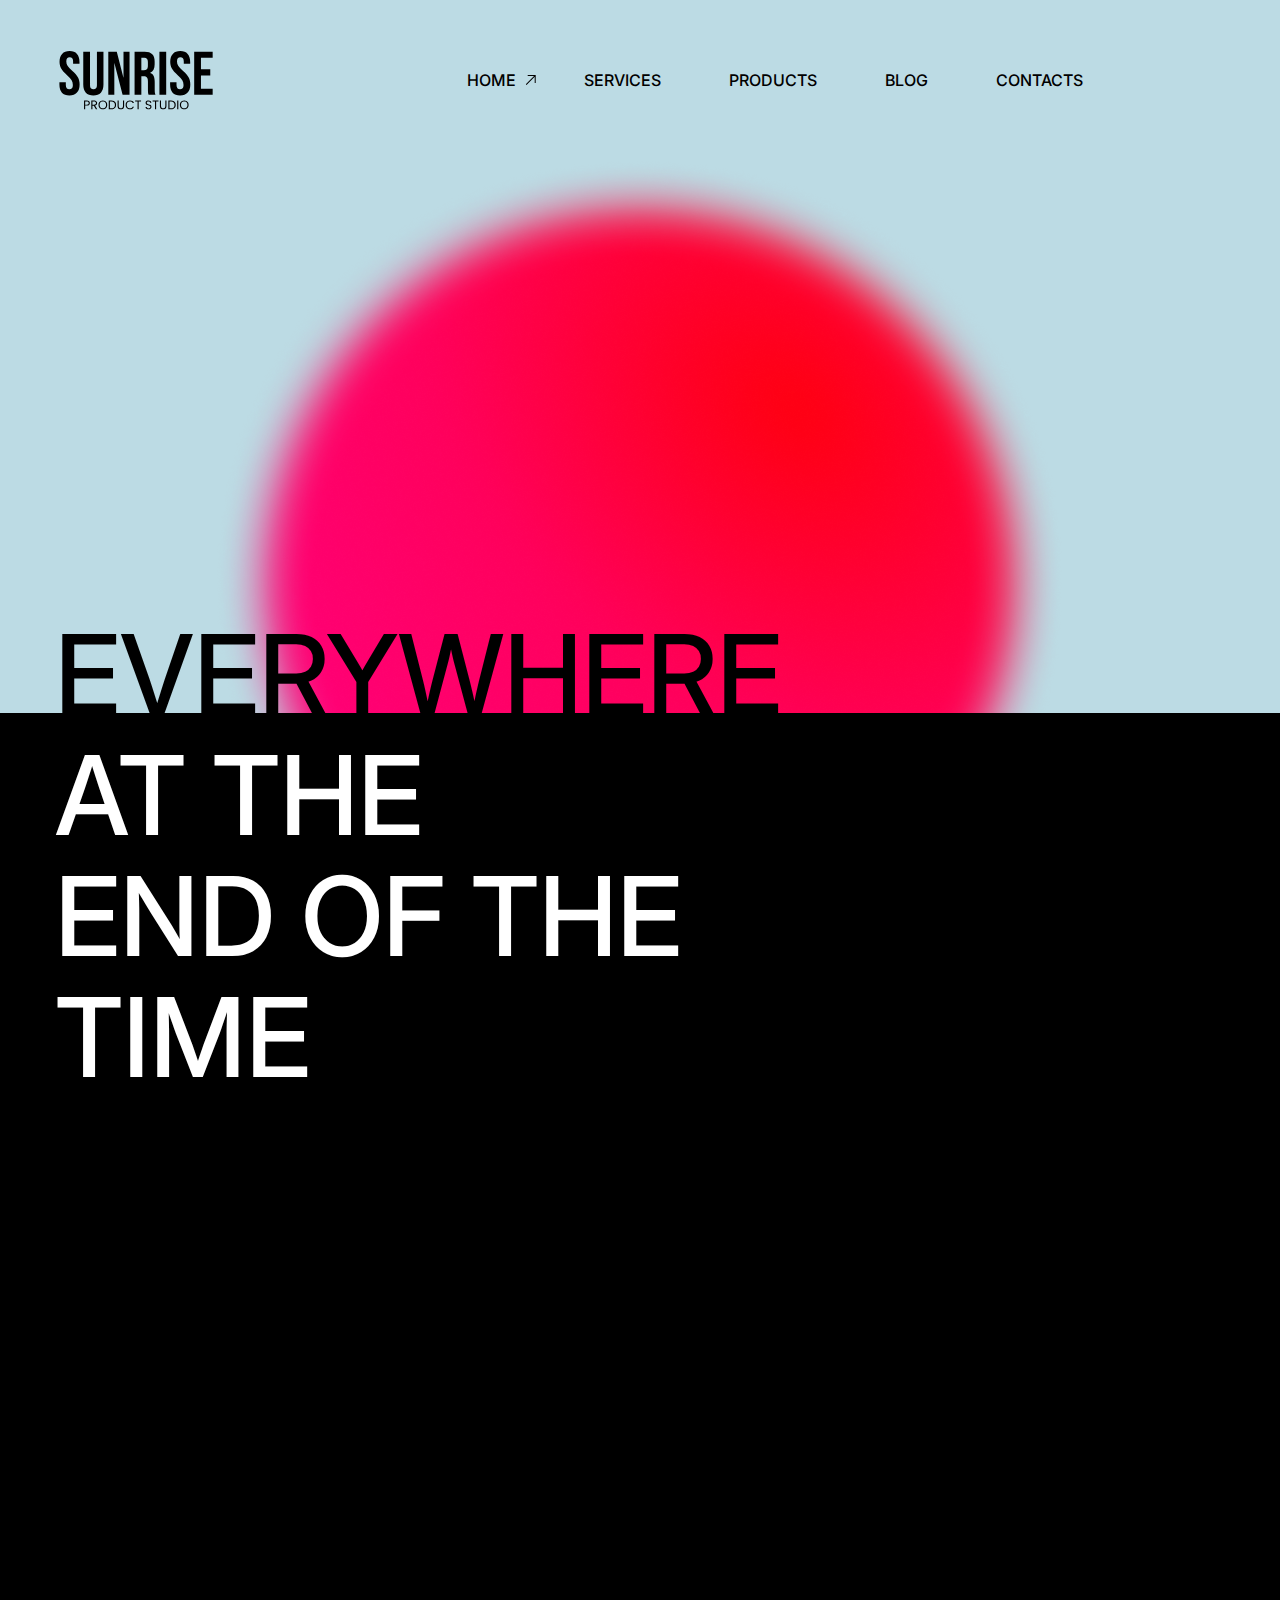
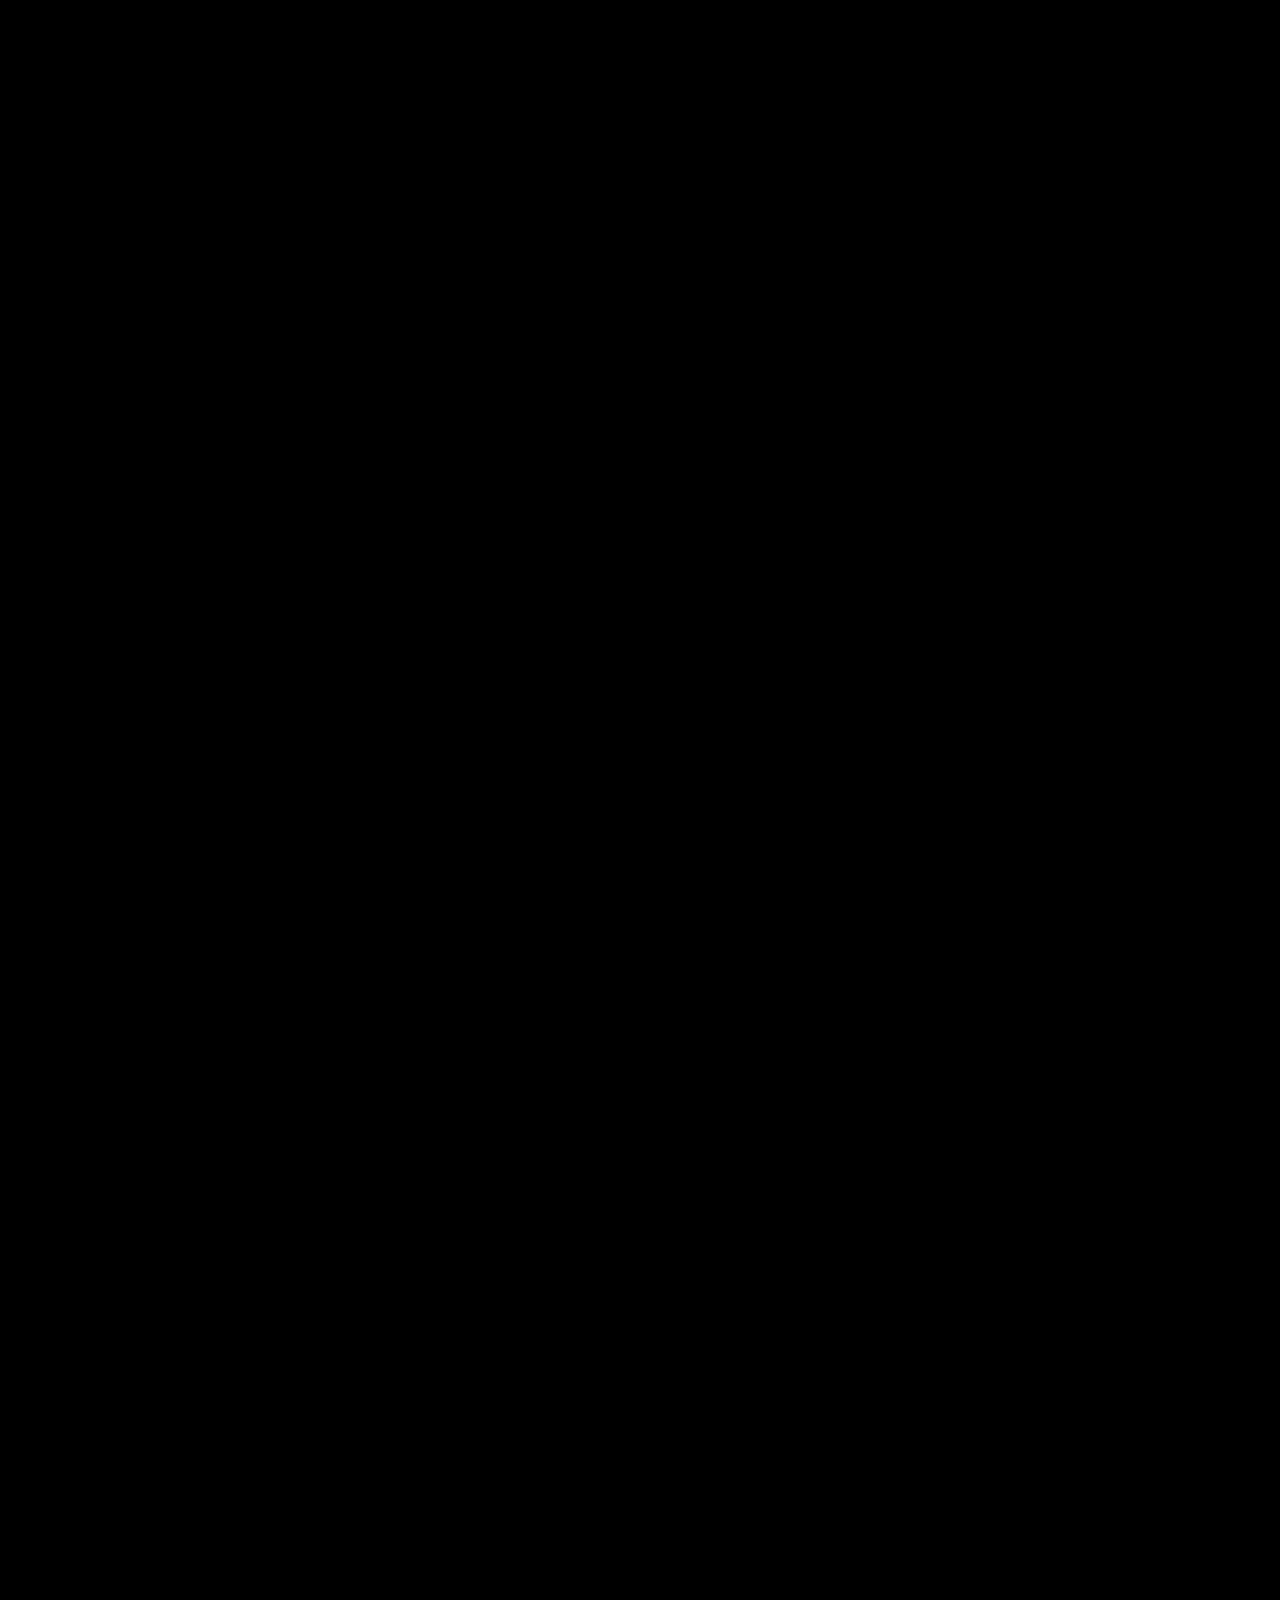
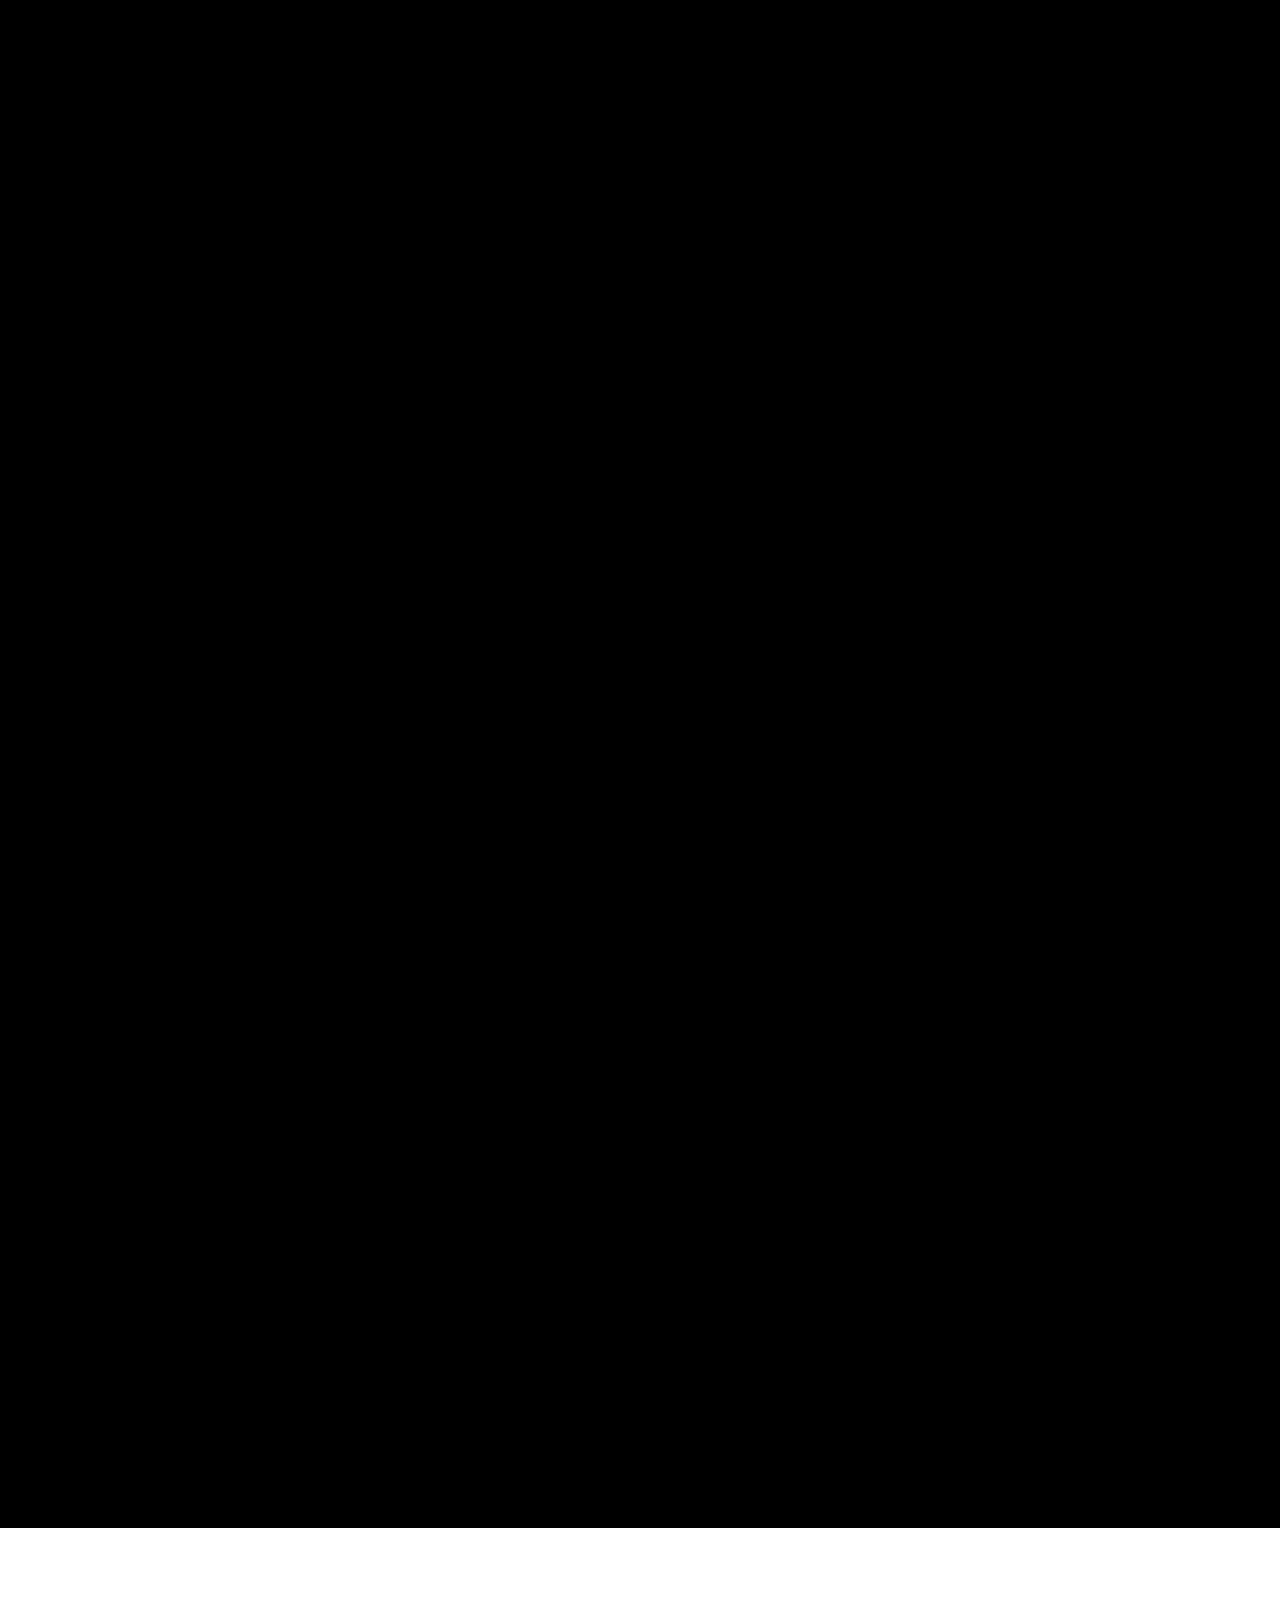
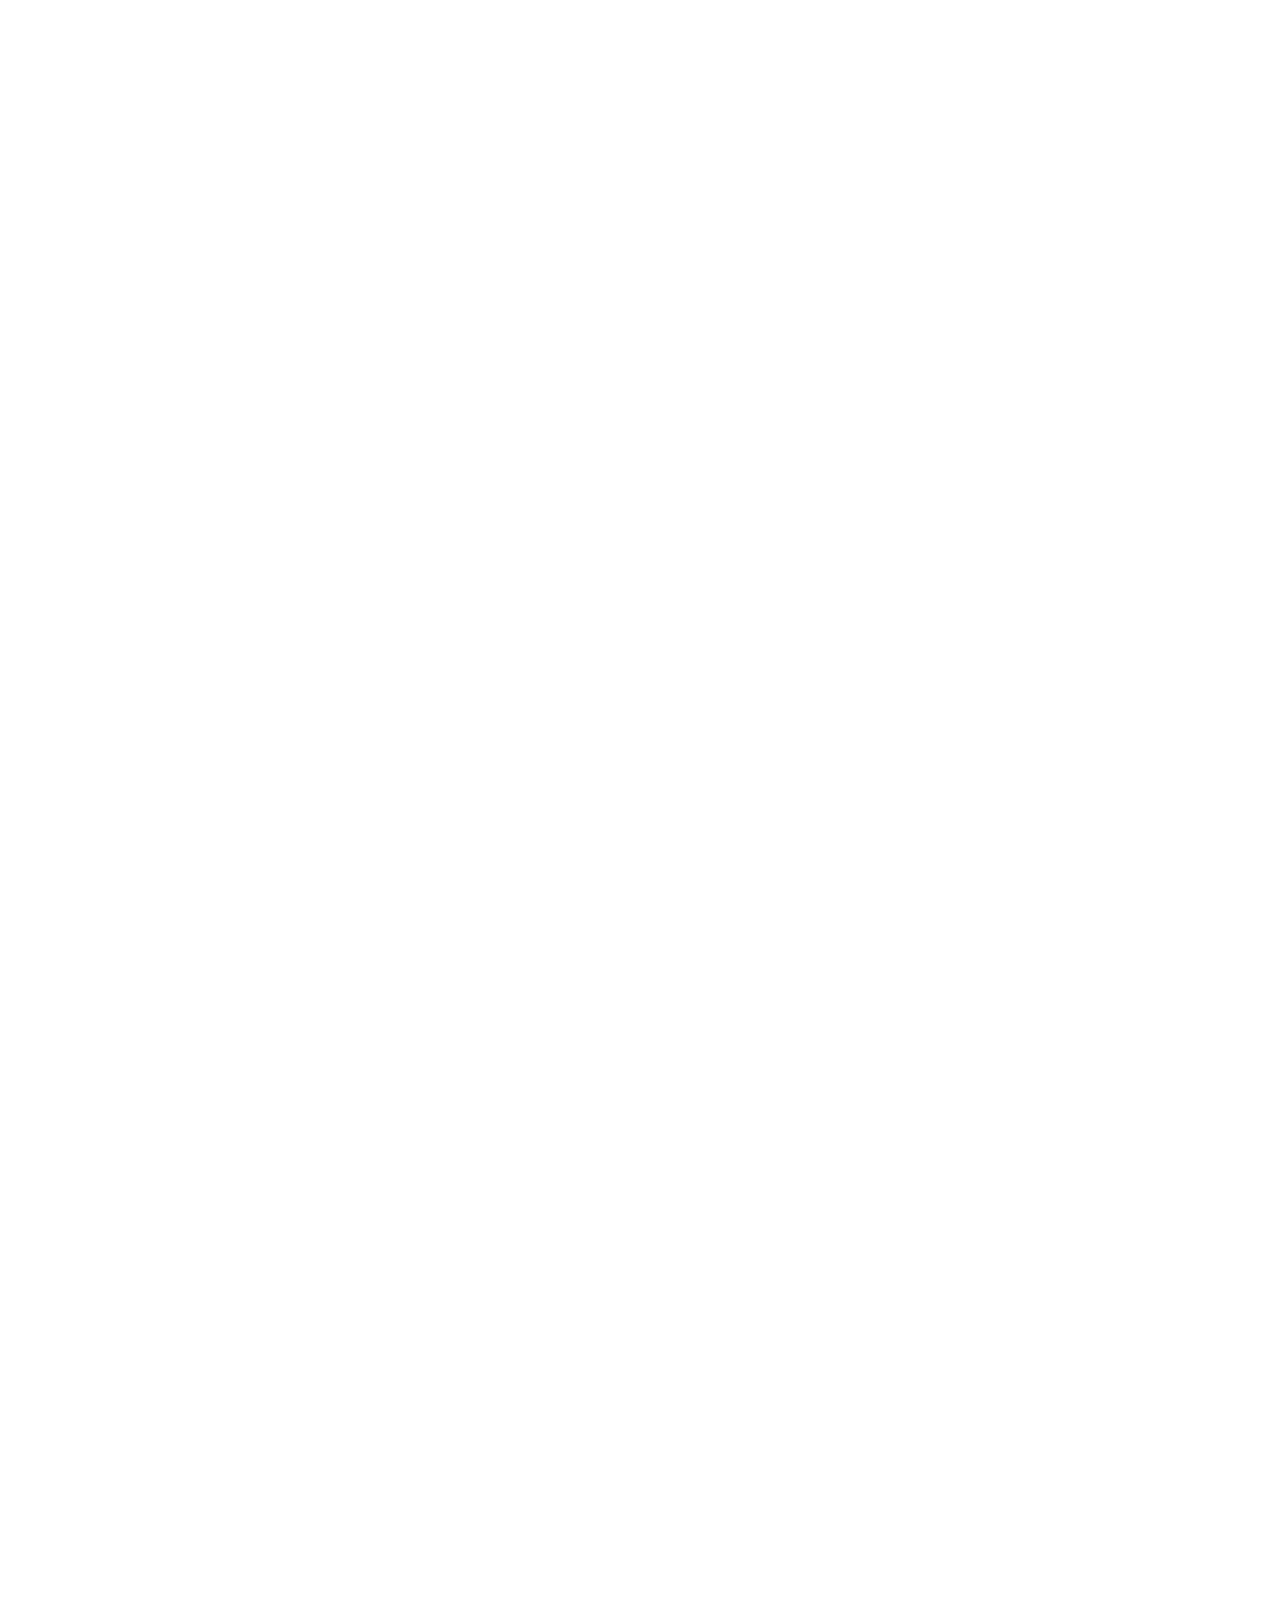
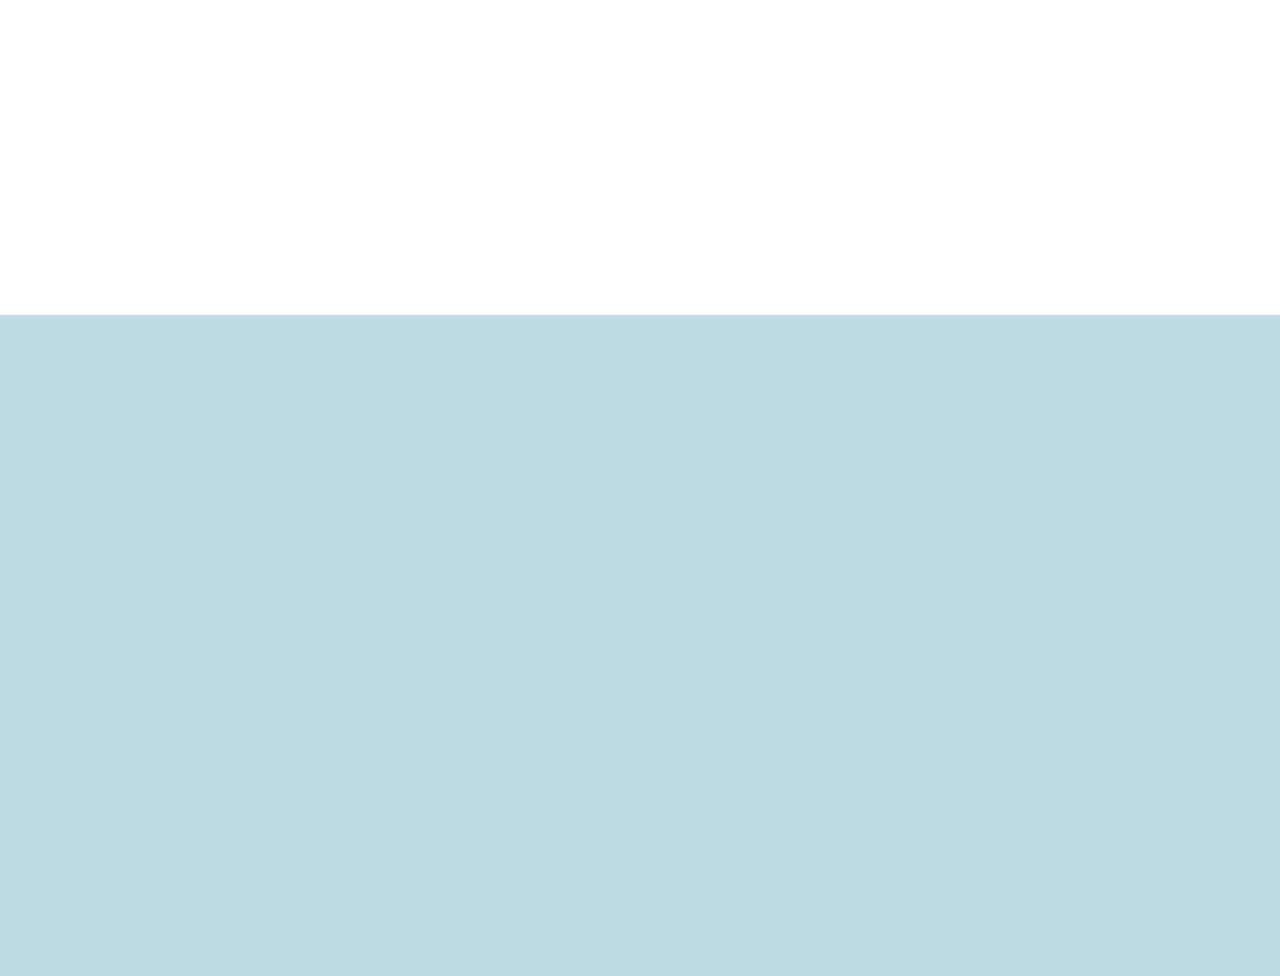
<file: index.html>
<!DOCTYPE html>
<html lang="en">

<head>
    <meta charset="UTF-8">
    <meta http-equiv="X-UA-Compatible" content="IE=edge">
    <meta name="viewport" content="width=device-width, initial-scale=1.0, user-scalable=0">
    <link rel="preconnect" href="https://fonts.googleapis.com">
    <link rel="preconnect" href="https://fonts.gstatic.com" crossorigin>
    <link href="https://fonts.googleapis.com/css2?family=Inter:wght@400;500;700&display=swap" rel="stylesheet">
    <link rel="stylesheet" href="css/index.css">
    <link rel="stylesheet" href="css/media.css">
    <link rel="stylesheet" href="https://unpkg.com/swiper@8/swiper-bundle.min.css" />
    <title>Sunrise</title>
</head>

<body>
    <header class="header" id="header">
        <div class="wrapper">
            <div class="header_content">
                <div class="header_logo">
                    <svg width="163" height="77" viewbox="0 0 163 80" fill="none" xmlns="http://www.w3.org/2000/svg">
                        <path class="fill_logo"
                            d="M11.776 58.64C8.36267 58.64 5.78133 57.68 4.032 55.76C2.28267 53.7973 1.408 51.0027 1.408 47.376L1.408 44.816L8.064 44.816L8.064 47.888C8.064 50.7893 9.28 52.24 11.712 52.24C12.9067 52.24 13.8027 51.8987 14.4 51.216C15.04 50.4907 15.36 49.3387 15.36 47.76C15.36 45.8827 14.9333 44.24 14.08 42.832C13.2267 41.3813 11.648 39.6533 9.344 37.648C6.44267 35.088 4.416 32.784 3.264 30.736C2.112 28.6453 1.536 26.2987 1.536 23.696C1.536 20.1547 2.432 17.424 4.224 15.504C6.016 13.5413 8.61867 12.56 12.032 12.56C15.4027 12.56 17.9413 13.5413 19.648 15.504C21.3973 17.424 22.272 20.1973 22.272 23.824L22.272 25.68L15.616 25.68L15.616 23.376C15.616 21.84 15.3173 20.7307 14.72 20.048C14.1227 19.3227 13.248 18.96 12.096 18.96C9.74933 18.96 8.576 20.3893 8.576 23.248C8.576 24.8693 9.00267 26.384 9.856 27.792C10.752 29.2 12.352 30.9067 14.656 32.912C17.6 35.472 19.6267 37.7973 20.736 39.888C21.8453 41.9787 22.4 44.432 22.4 47.248C22.4 50.9173 21.4827 53.7333 19.648 55.696C17.856 57.6587 15.232 58.64 11.776 58.64ZM36.6765 58.64C33.2632 58.64 30.6605 57.68 28.8685 55.76C27.0765 53.7973 26.1805 51.0027 26.1805 47.376L26.1805 13.2L33.2205 13.2L33.2205 47.888C33.2205 49.424 33.5192 50.5333 34.1165 51.216C34.7565 51.8987 35.6525 52.24 36.8045 52.24C37.9565 52.24 38.8312 51.8987 39.4285 51.216C40.0685 50.5333 40.3885 49.424 40.3885 47.888L40.3885 13.2L47.1725 13.2L47.1725 47.376C47.1725 51.0027 46.2765 53.7973 44.4845 55.76C42.6925 57.68 40.0898 58.64 36.6765 58.64ZM52.1865 13.2L61.0185 13.2L67.8665 40.016L67.9945 40.016L67.9945 13.2L74.2665 13.2L74.2665 58L67.0345 58L58.5865 25.296L58.4585 25.296L58.4585 58L52.1865 58L52.1865 13.2ZM79.499 13.2L89.931 13.2C93.5577 13.2 96.203 14.0533 97.867 15.76C99.531 17.424 100.363 20.0053 100.363 23.504L100.363 26.256C100.363 30.9067 98.827 33.8507 95.755 35.088L95.755 35.216C97.4617 35.728 98.6563 36.7733 99.339 38.352C100.064 39.9307 100.427 42.0427 100.427 44.688L100.427 52.56C100.427 53.84 100.47 54.8853 100.555 55.696C100.64 56.464 100.854 57.232 101.195 58L94.027 58C93.771 57.2747 93.6003 56.592 93.515 55.952C93.4297 55.312 93.387 54.16 93.387 52.496L93.387 44.304C93.387 42.256 93.0457 40.8267 92.363 40.016C91.723 39.2053 90.5923 38.8 88.971 38.8L86.539 38.8L86.539 58L79.499 58L79.499 13.2ZM89.099 32.4C90.507 32.4 91.5523 32.0373 92.235 31.312C92.9603 30.5867 93.323 29.3707 93.323 27.664L93.323 24.208C93.323 22.5867 93.0243 21.4133 92.427 20.688C91.8723 19.9627 90.9763 19.6 89.739 19.6L86.539 19.6L86.539 32.4L89.099 32.4ZM105.311 13.2L112.352 13.2L112.351 58L105.311 58L105.311 13.2ZM126.776 58.64C123.363 58.64 120.781 57.68 119.032 55.76C117.283 53.7973 116.408 51.0027 116.408 47.376L116.408 44.816L123.064 44.816L123.064 47.888C123.064 50.7893 124.28 52.24 126.712 52.24C127.907 52.24 128.803 51.8987 129.4 51.216C130.04 50.4907 130.36 49.3387 130.36 47.76C130.36 45.8827 129.933 44.24 129.08 42.832C128.227 41.3813 126.648 39.6533 124.344 37.648C121.443 35.088 119.416 32.784 118.264 30.736C117.112 28.6453 116.536 26.2987 116.536 23.696C116.536 20.1547 117.432 17.424 119.224 15.504C121.016 13.5413 123.619 12.56 127.032 12.56C130.403 12.56 132.941 13.5413 134.648 15.504C136.397 17.424 137.272 20.1973 137.272 23.824L137.272 25.68L130.616 25.68L130.616 23.376C130.616 21.84 130.317 20.7307 129.72 20.048C129.123 19.3227 128.248 18.96 127.096 18.96C124.749 18.96 123.576 20.3893 123.576 23.248C123.576 24.8693 124.003 26.384 124.856 27.792C125.752 29.2 127.352 30.9067 129.656 32.912C132.6 35.472 134.627 37.7973 135.736 39.888C136.845 41.9787 137.4 44.432 137.4 47.248C137.4 50.9173 136.483 53.7333 134.648 55.696C132.856 57.6587 130.232 58.64 126.776 58.64ZM141.436 13.2L160.637 13.2L160.637 19.6L148.477 19.6L148.477 31.44L158.141 31.44L158.141 37.84L148.477 37.84L148.476 51.6L160.637 51.6L160.637 58L141.436 58L141.436 13.2Z"
                            fill="black" />
                        <path class="fill_logo"
                            d="M33.059 66.591C33.059 67.345 32.799 67.9733 32.279 68.476C31.7677 68.97 30.9833 69.217 29.926 69.217H28.184V73H27.001V63.939H29.926C30.9487 63.939 31.7243 64.186 32.253 64.68C32.7903 65.174 33.059 65.811 33.059 66.591ZM29.926 68.242C30.5847 68.242 31.07 68.099 31.382 67.813C31.694 67.527 31.85 67.1197 31.85 66.591C31.85 65.473 31.2087 64.914 29.926 64.914H28.184V68.242H29.926ZM39.3003 73L37.1423 69.295H35.7123V73H34.5293V63.939H37.4543C38.139 63.939 38.7153 64.056 39.1833 64.29C39.66 64.524 40.0153 64.8403 40.2493 65.239C40.4833 65.6377 40.6003 66.0927 40.6003 66.604C40.6003 67.228 40.4183 67.7783 40.0543 68.255C39.699 68.7317 39.1617 69.048 38.4423 69.204L40.7173 73H39.3003ZM35.7123 68.346H37.4543C38.0957 68.346 38.5767 68.19 38.8973 67.878C39.218 67.5573 39.3783 67.1327 39.3783 66.604C39.3783 66.0667 39.218 65.6507 38.8973 65.356C38.5853 65.0613 38.1043 64.914 37.4543 64.914H35.7123V68.346ZM46.5465 73.091C45.7058 73.091 44.9388 72.896 44.2455 72.506C43.5522 72.1073 43.0018 71.557 42.5945 70.855C42.1958 70.1443 41.9965 69.347 41.9965 68.463C41.9965 67.579 42.1958 66.786 42.5945 66.084C43.0018 65.3733 43.5522 64.823 44.2455 64.433C44.9388 64.0343 45.7058 63.835 46.5465 63.835C47.3958 63.835 48.1672 64.0343 48.8605 64.433C49.5538 64.823 50.0998 65.369 50.4985 66.071C50.8972 66.773 51.0965 67.5703 51.0965 68.463C51.0965 69.3557 50.8972 70.153 50.4985 70.855C50.0998 71.557 49.5538 72.1073 48.8605 72.506C48.1672 72.896 47.3958 73.091 46.5465 73.091ZM46.5465 72.064C47.1792 72.064 47.7468 71.9167 48.2495 71.622C48.7608 71.3273 49.1595 70.907 49.4455 70.361C49.7402 69.815 49.8875 69.1823 49.8875 68.463C49.8875 67.735 49.7402 67.1023 49.4455 66.565C49.1595 66.019 48.7652 65.5987 48.2625 65.304C47.7598 65.0093 47.1878 64.862 46.5465 64.862C45.9052 64.862 45.3332 65.0093 44.8305 65.304C44.3278 65.5987 43.9292 66.019 43.6345 66.565C43.3485 67.1023 43.2055 67.735 43.2055 68.463C43.2055 69.1823 43.3485 69.815 43.6345 70.361C43.9292 70.907 44.3278 71.3273 44.8305 71.622C45.3418 71.9167 45.9138 72.064 46.5465 72.064ZM55.4792 63.939C56.4672 63.939 57.3209 64.1253 58.0402 64.498C58.7682 64.862 59.3229 65.3863 59.7042 66.071C60.0942 66.7557 60.2892 67.5617 60.2892 68.489C60.2892 69.4163 60.0942 70.2223 59.7042 70.907C59.3229 71.583 58.7682 72.103 58.0402 72.467C57.3209 72.8223 56.4672 73 55.4792 73H52.6582V63.939H55.4792ZM55.4792 72.025C56.6492 72.025 57.5419 71.7173 58.1572 71.102C58.7726 70.478 59.0802 69.607 59.0802 68.489C59.0802 67.3623 58.7682 66.4827 58.1442 65.85C57.5289 65.2173 56.6406 64.901 55.4792 64.901H53.8412V72.025H55.4792ZM63.0066 63.939V69.672C63.0066 70.478 63.2016 71.076 63.5916 71.466C63.9903 71.856 64.5406 72.051 65.2426 72.051C65.936 72.051 66.4776 71.856 66.8676 71.466C67.2663 71.076 67.4656 70.478 67.4656 69.672V63.939H68.6486V69.659C68.6486 70.413 68.497 71.05 68.1936 71.57C67.8903 72.0813 67.4786 72.4627 66.9586 72.714C66.4473 72.9653 65.871 73.091 65.2296 73.091C64.5883 73.091 64.0076 72.9653 63.4876 72.714C62.9763 72.4627 62.569 72.0813 62.2656 71.57C61.971 71.05 61.8236 70.413 61.8236 69.659V63.939H63.0066ZM70.1801 68.463C70.1801 67.579 70.3794 66.786 70.7781 66.084C71.1768 65.3733 71.7184 64.8187 72.4031 64.42C73.0964 64.0213 73.8634 63.822 74.7041 63.822C75.6921 63.822 76.5544 64.0603 77.2911 64.537C78.0278 65.0137 78.5651 65.6897 78.9031 66.565H77.4861C77.2348 66.019 76.8708 65.5987 76.3941 65.304C75.9261 65.0093 75.3628 64.862 74.7041 64.862C74.0714 64.862 73.5038 65.0093 73.0011 65.304C72.4984 65.5987 72.1041 66.019 71.8181 66.565C71.5321 67.1023 71.3891 67.735 71.3891 68.463C71.3891 69.1823 71.5321 69.815 71.8181 70.361C72.1041 70.8983 72.4984 71.3143 73.0011 71.609C73.5038 71.9037 74.0714 72.051 74.7041 72.051C75.3628 72.051 75.9261 71.908 76.3941 71.622C76.8708 71.3273 77.2348 70.907 77.4861 70.361H78.9031C78.5651 71.2277 78.0278 71.8993 77.2911 72.376C76.5544 72.844 75.6921 73.078 74.7041 73.078C73.8634 73.078 73.0964 72.883 72.4031 72.493C71.7184 72.0943 71.1768 71.544 70.7781 70.842C70.3794 70.14 70.1801 69.347 70.1801 68.463ZM86.2411 63.939V64.901H83.7711V73H82.5881V64.901H80.1051V63.939H86.2411ZM94.0361 73.091C93.4381 73.091 92.9008 72.987 92.4241 72.779C91.9561 72.5623 91.5878 72.2677 91.3191 71.895C91.0504 71.5137 90.9118 71.076 90.9031 70.582H92.1641C92.2074 71.0067 92.3808 71.3663 92.6841 71.661C92.9961 71.947 93.4468 72.09 94.0361 72.09C94.5994 72.09 95.0414 71.9513 95.3621 71.674C95.6914 71.388 95.8561 71.024 95.8561 70.582C95.8561 70.2353 95.7608 69.9537 95.5701 69.737C95.3794 69.5203 95.1411 69.3557 94.8551 69.243C94.5691 69.1303 94.1834 69.009 93.6981 68.879C93.1001 68.723 92.6191 68.567 92.2551 68.411C91.8998 68.255 91.5921 68.0123 91.3321 67.683C91.0808 67.345 90.9551 66.8943 90.9551 66.331C90.9551 65.837 91.0808 65.3993 91.3321 65.018C91.5834 64.6367 91.9344 64.342 92.3851 64.134C92.8444 63.926 93.3688 63.822 93.9581 63.822C94.8074 63.822 95.5008 64.0343 96.0381 64.459C96.5841 64.8837 96.8918 65.447 96.9611 66.149H95.6611C95.6178 65.8023 95.4358 65.499 95.1151 65.239C94.7944 64.9703 94.3698 64.836 93.8411 64.836C93.3471 64.836 92.9441 64.966 92.6321 65.226C92.3201 65.4773 92.1641 65.8327 92.1641 66.292C92.1641 66.6213 92.2551 66.89 92.4371 67.098C92.6278 67.306 92.8574 67.4663 93.1261 67.579C93.4034 67.683 93.7891 67.8043 94.2831 67.943C94.8811 68.1077 95.3621 68.2723 95.7261 68.437C96.0901 68.593 96.4021 68.84 96.6621 69.178C96.9221 69.5073 97.0521 69.958 97.0521 70.53C97.0521 70.972 96.9351 71.388 96.7011 71.778C96.4671 72.168 96.1204 72.4843 95.6611 72.727C95.2018 72.9697 94.6601 73.091 94.0361 73.091ZM104.37 63.939V64.901H101.9V73H100.717V64.901H98.234V63.939H104.37ZM106.983 63.939V69.672C106.983 70.478 107.178 71.076 107.568 71.466C107.967 71.856 108.517 72.051 109.219 72.051C109.913 72.051 110.454 71.856 110.844 71.466C111.243 71.076 111.442 70.478 111.442 69.672V63.939H112.625V69.659C112.625 70.413 112.474 71.05 112.17 71.57C111.867 72.0813 111.455 72.4627 110.935 72.714C110.424 72.9653 109.848 73.091 109.206 73.091C108.565 73.091 107.984 72.9653 107.464 72.714C106.953 72.4627 106.546 72.0813 106.242 71.57C105.948 71.05 105.8 70.413 105.8 69.659V63.939H106.983ZM117.42 63.939C118.408 63.939 119.261 64.1253 119.981 64.498C120.709 64.862 121.263 65.3863 121.645 66.071C122.035 66.7557 122.23 67.5617 122.23 68.489C122.23 69.4163 122.035 70.2223 121.645 70.907C121.263 71.583 120.709 72.103 119.981 72.467C119.261 72.8223 118.408 73 117.42 73H114.599V63.939H117.42ZM117.42 72.025C118.59 72.025 119.482 71.7173 120.098 71.102C120.713 70.478 121.021 69.607 121.021 68.489C121.021 67.3623 120.709 66.4827 120.085 65.85C119.469 65.2173 118.581 64.901 117.42 64.901H115.782V72.025H117.42ZM124.973 63.939V73H123.79V63.939H124.973ZM131.097 73.091C130.257 73.091 129.49 72.896 128.796 72.506C128.103 72.1073 127.553 71.557 127.145 70.855C126.747 70.1443 126.547 69.347 126.547 68.463C126.547 67.579 126.747 66.786 127.145 66.084C127.553 65.3733 128.103 64.823 128.796 64.433C129.49 64.0343 130.257 63.835 131.097 63.835C131.947 63.835 132.718 64.0343 133.411 64.433C134.105 64.823 134.651 65.369 135.049 66.071C135.448 66.773 135.647 67.5703 135.647 68.463C135.647 69.3557 135.448 70.153 135.049 70.855C134.651 71.557 134.105 72.1073 133.411 72.506C132.718 72.896 131.947 73.091 131.097 73.091ZM131.097 72.064C131.73 72.064 132.298 71.9167 132.8 71.622C133.312 71.3273 133.71 70.907 133.996 70.361C134.291 69.815 134.438 69.1823 134.438 68.463C134.438 67.735 134.291 67.1023 133.996 66.565C133.71 66.019 133.316 65.5987 132.813 65.304C132.311 65.0093 131.739 64.862 131.097 64.862C130.456 64.862 129.884 65.0093 129.381 65.304C128.879 65.5987 128.48 66.019 128.185 66.565C127.899 67.1023 127.756 67.735 127.756 68.463C127.756 69.1823 127.899 69.815 128.185 70.361C128.48 70.907 128.879 71.3273 129.381 71.622C129.893 71.9167 130.465 72.064 131.097 72.064Z"
                            fill="black" />
                    </svg>
                </div>
                <div class="header_burger">
                    <span></span>
                </div>
                <nav class="header_nav navbar">
                    <ul class="header_nav_menu menu">
                        <li class="menu__item active">
                            <a class="a_link" href="index.html">home</a>
                            <span class="span_link_active">
                                <svg width="11" height="10" viewbox="0 0 11 10" fill="none"
                                    xmlns="http://www.w3.org/2000/svg">
                                    <path
                                        d="M2 1L8.29834 1L0.105957 9.19239L0.813063 9.8995L9 1.71256L9 8H10V0.712558L10.0055 0.707107L10 0.701656V0H2V1Z"
                                        fill="black" />
                                </svg>
                            </span>
                        </li>
                        <li class="menu__item">
                            <a class="a_link" href="services.html">services</a>
                            <span class="span_link">
                                <svg width="11" height="10" viewbox="0 0 11 10" fill="none"
                                    xmlns="http://www.w3.org/2000/svg">
                                    <path
                                        d="M2 1L8.29834 1L0.105957 9.19239L0.813063 9.8995L9 1.71256L9 8H10V0.712558L10.0055 0.707107L10 0.701656V0H2V1Z"
                                        fill="black" />
                                </svg>
                            </span>
                        </li>
                        <li class="menu__item">
                            <a class="a_link menu__item-link" href="products.html">products</a>
                            <span class="span_link">
                                <svg width="11" height="10" viewbox="0 0 11 10" fill="none"
                                    xmlns="http://www.w3.org/2000/svg">
                                    <path
                                        d="M2 1L8.29834 1L0.105957 9.19239L0.813063 9.8995L9 1.71256L9 8H10V0.712558L10.0055 0.707107L10 0.701656V0H2V1Z"
                                        fill="black" />
                                </svg>
                            </span>
                        </li>
                        <li class="menu__item">
                            <a class="a_link menu__item-link" href="blog.html">blog</a>
                            <span class="span_link">
                                <svg width="11" height="10" viewbox="0 0 11 10" fill="none"
                                    xmlns="http://www.w3.org/2000/svg">
                                    <path
                                        d="M2 1L8.29834 1L0.105957 9.19239L0.813063 9.8995L9 1.71256L9 8H10V0.712558L10.0055 0.707107L10 0.701656V0H2V1Z"
                                        fill="black" />
                                </svg>
                            </span>
                        </li>
                        <li class="menu__item menu__item-link">
                            <a class="a_link" href="contacts.html">contacts</a>
                            <span class="span_link">
                                <svg width="11" height="10" viewbox="0 0 11 10" fill="none"
                                    xmlns="http://www.w3.org/2000/svg">
                                    <path
                                        d="M2 1L8.29834 1L0.105957 9.19239L0.813063 9.8995L9 1.71256L9 8H10V0.712558L10.0055 0.707107L10 0.701656V0H2V1Z"
                                        fill="black" />
                                </svg>
                            </span>
                        </li>
                    </ul>
                </nav>
            </div>
        </div>
    </header>

    <main>
        <section class="intro">
            <div class="wrapper">
                <img class="intro_img" src="img/kruq.png" alt="">
            </div>
        </section>
        <section class="hero">
            <div class="wrapper">
                <div class="hero_content">
                    <div class="hero_title titan">
                        <h1><span>Everywhere</span> at the<br> end of the<br>time</h1>
                    </div>
                    <div class="hero_text titan">
                        <div class="hero_text_help"></div>
                        <div class="hero_text_p">
                            <p>Our intelligent digital strategy, apragmatic and thoughtful approach to solving business
                                calls deliver a successful framework for both you and your audience.</p>
                        </div>
                    </div>
                </div>
            </div>
        </section>
        <section class="services">
            <div class="wrapper">
                <div class="services_content">
                    <div class="service_title titan">
                        <h1>Our services</h1>
                    </div>
                    <div class="service_page titan">
                        <a href="#" class="service_page_link">
                            <span class="service_page_a">service page</span>
                            <span class="service_page_img">
                                <svg width="20" height="20" viewbox="0 0 20 20" fill="none"
                                    xmlns="http://www.w3.org/2000/svg">
                                    <path class="fill_sp"
                                        d="M0.545086 17.4004L2.77712 19.6325L16.1693 6.24029V18.5164L19.3388 18.5164V0.838778H1.6611L1.6611 4.00826L13.9373 4.00826L0.545086 17.4004Z"
                                        fill="white" />
                                </svg>
                            </span>
                        </a>
                    </div>
                    <div class="service_line titan"></div>
                    <div class="service_accordions">
                        <div class="service_accordion titan">
                            <div class="accordion_title">
                                <h3>Web Development</h3>
                            </div>
                            <div class="accordion_text">
                                <p>We focus our efforts on building results-driven development environments that are
                                    optimized, responsive, and scalable.
                                    <br>This ensures your products will remain stable and relevant.</p>
                            </div>
                            <div class="accordion_strelka">
                                <a href="#"><img src="./img/Strelka.png" alt=""></a>
                            </div>
                        </div>
                        <div class="service_line titan"></div>
                        <div class="service_accordion titan">

                            <div class="accordion_title">
                                <h3>Web Design</h3>
                            </div>
                            <div class="accordion_text">
                                <p>First impression of the website is the most important thing.
                                    <br>Good picked colors, nice fonts, amazing animations and incredible details,all of
                                    these things will make sure that the user will have an unforgettable impression of
                                    your website. </p>
                            </div>

                            <div class="accordion_strelka problem">
                                <a href="#"><img src="./img/Strelka.png" alt=""></a>
                            </div>
                        </div>
                        <div class="service_line titan"></div>
                        <div class="service_accordion titan">

                            <div class="accordion_title">
                                <h3>Back-end Development</h3>
                            </div>
                            <div class="accordion_text">
                                <p>Back-end developer is one who makes use of the technology required to develop the products for the backend of any website</p>
                            </div>

                            <div class="accordion_strelka">
                                <a href="#"><img src="./img/Strelka.png" alt=""></a>
                            </div>
                        </div>
                        <div class="service_line titan"></div>
                        <div class="service_accordion titan">

                            <div class="accordion_title">
                                <h3>Front-end Development</h3>
                            </div>
                            <div class="accordion_text">
                                <p>Front-end developer builds the front-end portion of websites and web applications</p>
                            </div>

                            <div class="accordion_strelka">
                                <a href="#"><img src="./img/Strelka.png" alt=""></a>
                            </div>
                        </div>
                        <div class="service_line titan"></div>
                        <div class="service_accordion titan">

                            <div class="accordion_title">
                                <h3>Android Development</h3>
                            </div>
                            <div class="accordion_text">
                                <p>Android Developer is a Software Developer who specializes in designing applications for the Android marketplace</p>
                            </div>

                            <div class="accordion_strelka">
                                <a href="#"><img src="./img/Strelka.png" alt=""></a>
                            </div>
                        </div>
                        <div class="service_line titan"></div>
                        <div class="service_accordion titan">

                            <div class="accordion_title">
                                <h3>UI/UX Development</h3>
                            </div>
                            <div class="accordion_text">
                                <p>The best curated designs build long-lasting confidence and trust in your product and
                                    brand. That's why we create cutting edge design interfaces that are custom,
                                    engaging, and memorable.</p>
                            </div>

                            <div class="accordion_strelka">
                                <a href="#"><img src="./img/Strelka.png" alt=""></a>
                            </div>
                        </div>
                        <div class="service_line titan"></div>
                    </div>
                </div>
            </div>
        </section>
        <section class="companies">
            <div class="wrapper">
                <div class="companies_content">
                    <div class="companies_pocket">
                        <div class="companies_title titan">
                            <h2>You are in <span>good </span>company</h2>
                        </div>
                        <div class="companies_text titan">
                            <p>We’ve worked with a wide array of clients across the globe to apply design fundamentals
                                of elegance, simplicity.</p>
                        </div>
                    </div>
                    <div class="companies_cards titan">
                        <div class="companies_card">
                            <p>logo</p>
                        </div>
                        <div class="companies_card">
                            <p>logo</p>
                        </div>
                        <div class="companies_card">
                            <p>logo</p>
                        </div>
                        <div class="companies_card">
                            <p>logo</p>
                        </div>
                        <div class="companies_card">
                            <p>logo</p>
                        </div>
                        <div class="companies_card">
                            <p>logo</p>
                        </div>
                        <div class="companies_card">
                            <p>logo</p>
                        </div>
                        <div class="companies_card">
                            <p>logo</p>
                        </div>
                    </div>
                </div>
                <a href="#" class="companies_page titan">
                    <span class="companies_page_a">products page</span>
                    <span class="companies_page_img">
                        <svg width="20" height="20" viewbox="0 0 20 20" fill="none" xmlns="http://www.w3.org/2000/svg">
                            <path class="fill_cm"
                                d="M0.545086 17.4004L2.77712 19.6325L16.1693 6.24029V18.5164L19.3388 18.5164V0.838778H1.6611L1.6611 4.00826L13.9373 4.00826L0.545086 17.4004Z"
                                fill="white" />
                        </svg>
                    </span>
                </a>
            </div>
        </section>
        <section class="slider">
            <div class="wrapper">
                <div class="slider_content">
                    <div class="slider_title titan">
                        <h1>Have a look at <br><span class="span_1">what</span><span> we’ve done</span></h1>
                    </div>
                </div>
            </div>
            <div class="slider_swiper">
                <div class="slider-buttons titan">
                    <div class="swiper-button-prev">
                        <p>prev</p>
                    </div>
                    <div class="swiper-button-next">
                        <p>next</p>
                    </div>
                </div>
                <div class="swiper titan">
                    <!-- Additional required wrapper -->
                    <div class="swiper-wrapper">
                        <!-- Slides -->
                        <a href="#" class="swiper-slide">
                            <img src="img/swiper_1.jpg" alt="">
                            <div class="swiper-slide-hide__block">
                                <div class="swiper-slide-hide__block-title">Work</div>
                                <div class="swiper-slide-hide__block-icon">
                                    <svg width="20" height="20" viewbox="0 0 20 20" fill="none"
                                        xmlns="http://www.w3.org/2000/svg">
                                        <path
                                            d="M0.545086 17.4004L2.77712 19.6325L16.1693 6.24029V18.5164L19.3388 18.5164V0.838778H1.6611L1.6611 4.00826L13.9373 4.00826L0.545086 17.4004Z"
                                            fill="white" />
                                    </svg>
                                </div>
                            </div>
                        </a>
                        <a href="#" class="swiper-slide">
                            <img src="img/swiper_2.jpg" alt="">
                            <div class="swiper-slide-hide__block">
                                <div class="swiper-slide-hide__block-title">Work</div>
                                <div class="swiper-slide-hide__block-icon">
                                    <svg width="20" height="20" viewbox="0 0 20 20" fill="none"
                                        xmlns="http://www.w3.org/2000/svg">
                                        <path
                                            d="M0.545086 17.4004L2.77712 19.6325L16.1693 6.24029V18.5164L19.3388 18.5164V0.838778H1.6611L1.6611 4.00826L13.9373 4.00826L0.545086 17.4004Z"
                                            fill="white" />
                                    </svg>
                                </div>
                            </div>
                        </a>
                        <a href="#" class="swiper-slide">
                            <img src="img/swiper_1.jpg" alt="">
                            <div class="swiper-slide-hide__block">
                                <div class="swiper-slide-hide__block-title">Work</div>
                                <div class="swiper-slide-hide__block-icon">
                                    <svg width="20" height="20" viewbox="0 0 20 20" fill="none"
                                        xmlns="http://www.w3.org/2000/svg">
                                        <path
                                            d="M0.545086 17.4004L2.77712 19.6325L16.1693 6.24029V18.5164L19.3388 18.5164V0.838778H1.6611L1.6611 4.00826L13.9373 4.00826L0.545086 17.4004Z"
                                            fill="white" />
                                    </svg>
                                </div>
                            </div>
                        </a>
                    </div>
                </div>
            </div>
        </section>
        <section class="contact">
            <div class="wrapper">
                <div class="contact_content">
                    <div class="contact_text">
                        <h1 class="contact_text_h1 titan">contact</h1>
                        <p class="contact_text_p titan">28 may street<br>Baku, Azerbaijan</p>
                        <div class="contact_link titan">
                            <a href="#">Follow Our Instagram</a>
                            <a href="#">@sunrisestudio</a>
                        </div>
                    </div>
                    <div class="contact_form titan">
                        <h1 class="contact_form_h1 titan">Let’s chat!</h1>
                            <form action="#" id="form" class="form_content">
                                <div class="form_item titan">
                                    <label for="formName" class="form_label">
                                        <input id="formName" type="text" name="name" class="form_input _req"
                                            placeholder="NAME" autocomplete="off">
                                    </label>
                                </div>
                                <div class="form_item titan">
                                    <label for="formEmail" class="form_label">
                                        <input id="formEmail" type="email" name="email" class="form_input _req _email"
                                            placeholder="EMAIL" autocomplete="off">
                                    </label>
                                </div>
                                <div class="form_item titan">
                                    <label for="formMessage" class="form_label">
                                        <textarea name="Message" id="formMessage" class="form_input _req" cols="10"
                                            rows="4" placeholder="PROJECT DETAILS" wrap="on"></textarea>
                                    </label>
                                </div>
                                <div class="form_item titan">
                                    <button type="submit" class="form_button titan">
                                        <span class="form_button_p">submit</span>
                                        <span class="form_button_svg">
                                            <svg width="26" height="26" viewbox="0 0 26 26" fill="none"
                                                xmlns="http://www.w3.org/2000/svg">
                                                <path class="fill_form"
                                                    d="M0.396212 22.8034L3.37463 25.7818L21.2451 7.91129L21.2451 24.2926H25.4745V0.703525H1.88542L1.88542 4.93287L18.2667 4.93287L0.396212 22.8034Z"
                                                    fill="black" />
                                            </svg>
                                        </span>
                                    </button>
                                </div>
                            </form>
                    </div>
                </div>
            </div>
        </section>
    </main>

    <footer class="footer">
        <div class="wrapper">
            <div class="footer_content">
                <div class="footer_logo titan">
                    <img src="./img/footer_logo.jpg" alt="logo">
                </div>
                <div class="footer_links titan">
                    <div class="footer_links_up">
                        <div class="footer_links_quick">
                            <div class="footer_links_img">
                                <img src="./img/footer_logo.svg" alt="">
                            </div>
                            <div class="footer_links_contact">
                                <h3>Quick Links</h3>
                                <a href="index.html">home</a>
                                <a href="services.html">services</a>
                                <a href="products.html">products</a>
                                <a href="blog.html">blog</a>
                                <a href="contacts.html">contacts</a>
                            </div>
                            <div class="footer_links_contact">
                                <h3>Follow Us</h3>
                                <a href="#">twitter</a>
                                <a href="#">Instagram</a>
                                <a href="#">github</a>
                                <a href="#">linkedin</a>
                            </div>
                        </div>
                        <div class="footer_links_prtotect titan">
                            <div class="protect_back_btn">
                                <h1>BACK TO
                                    THE TOP</h1>
                                <a href="#" class="back_btn">
                                    <img src="./img/back_arrow.svg" alt="">
                                </a>
                            </div>
                            <div class="protect_capthcha titan">
                                This site is protected by reCAPTHCHA and the <a href="#">Google Privacy Policy</a> and
                                <a href="#">Terms of Service apply</a>.
                            </div>
                        </div>
                    </div>
                    <div class="footer_links_down">
                        <div class="footer_line titan"></div>
                        <div class="footer_rights titan">
                            <p>©Sunrise, LLC 2022. All Rights Resevered</p>
                            <a href="#">Privacy Policy</a>
                        </div>
                    </div>
                </div>
            </div>
        </div>
    </footer>
</body>
<script src="https://ajax.googleapis.com/ajax/libs/jquery/3.6.0/jquery.min.js"></script>
<script>
    $(document).ready(function () {
        var body = $("body");
        body.fadeIn(1000);
        $(document).on("click", "a:not([href^='#']):not([href^='tel']):not([href^='mailto'])", function (e) {
            e.preventDefault();
            $("body").fadeOut(1000);
            var self = this;
            setTimeout(function () {
                window.location.href = $(self).attr("href");
            }, 1000);
        });
    });
</script>
<script src="./js/script.js"></script>
<script src="./js/scroll.js"></script>
<script src="./js/script_2.js"></script>
<script src="./js/burger.js"></script>
<script src="https://unpkg.com/swiper@8/swiper-bundle.min.js"></script>
<script src="./js/swiper.js"></script>
<script src="./js/form.js"></script>
<script src="./js/back.js"></script>

</html>
</file>
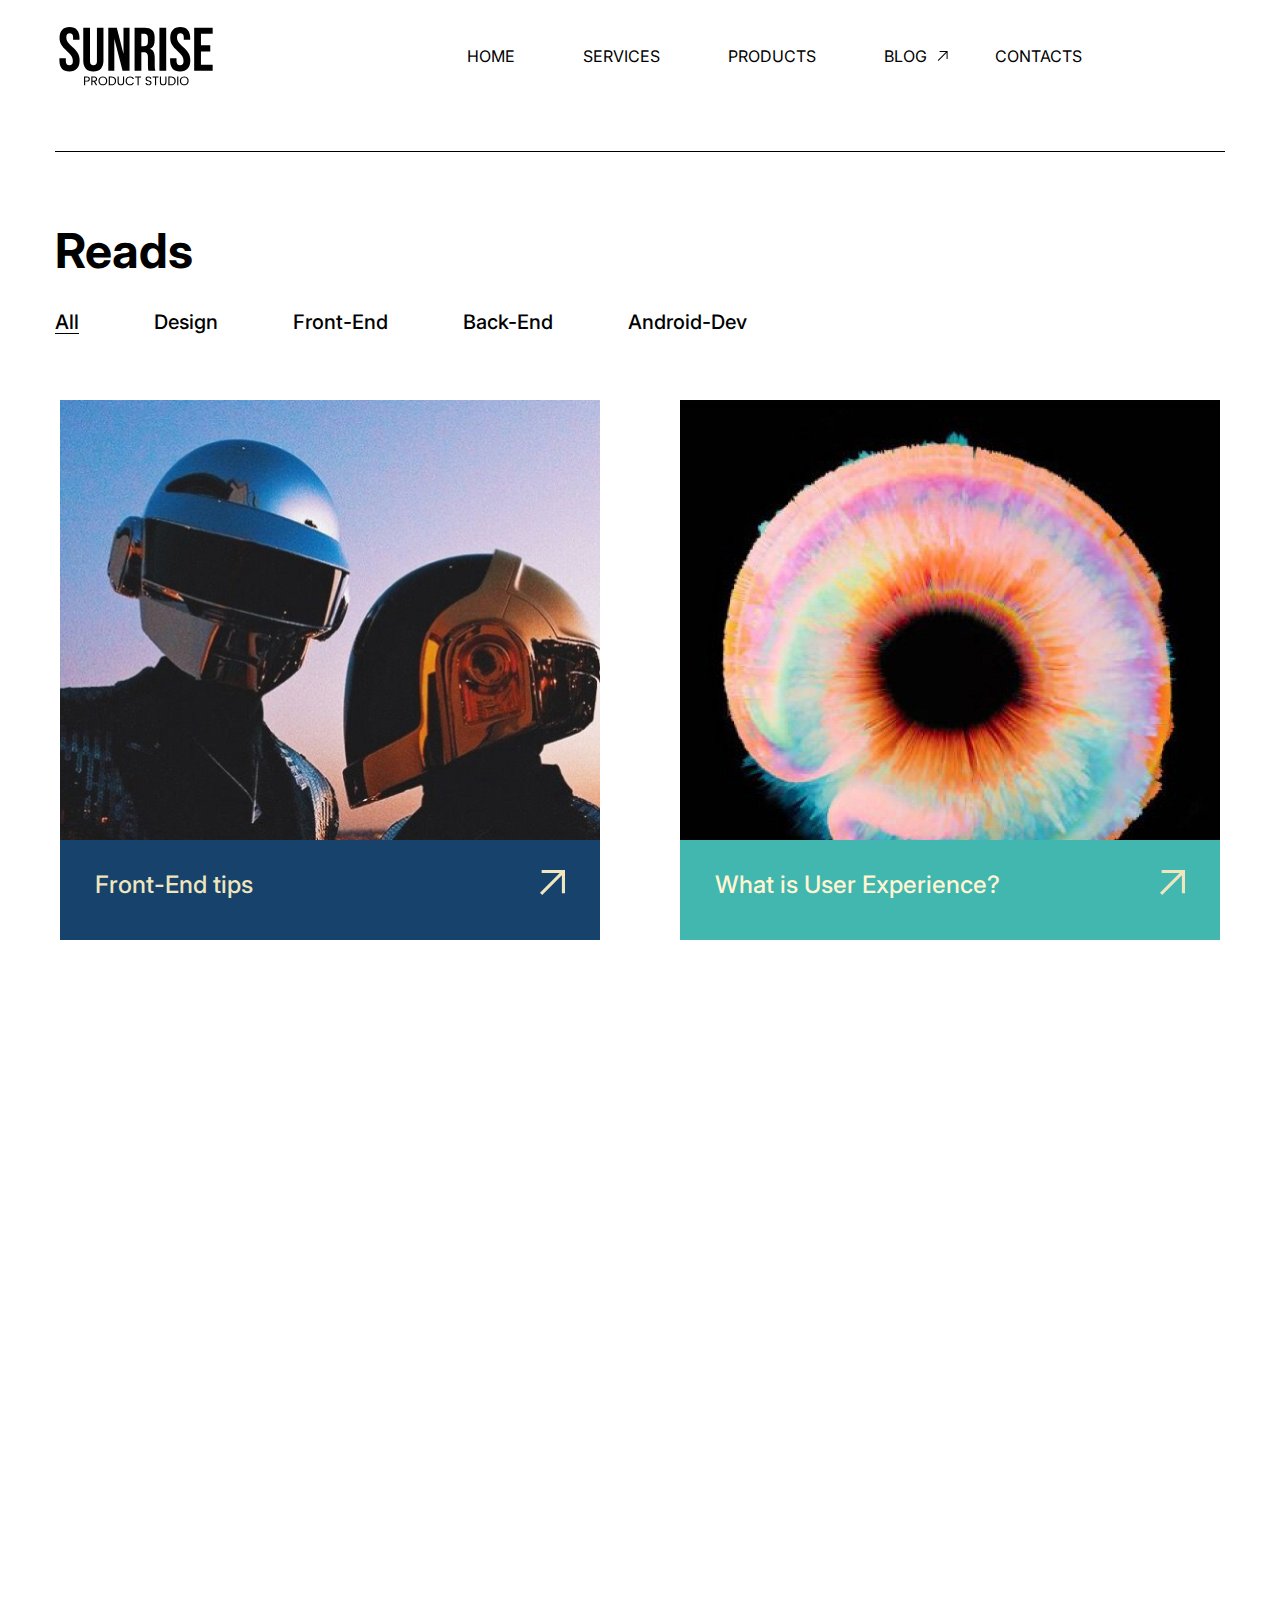
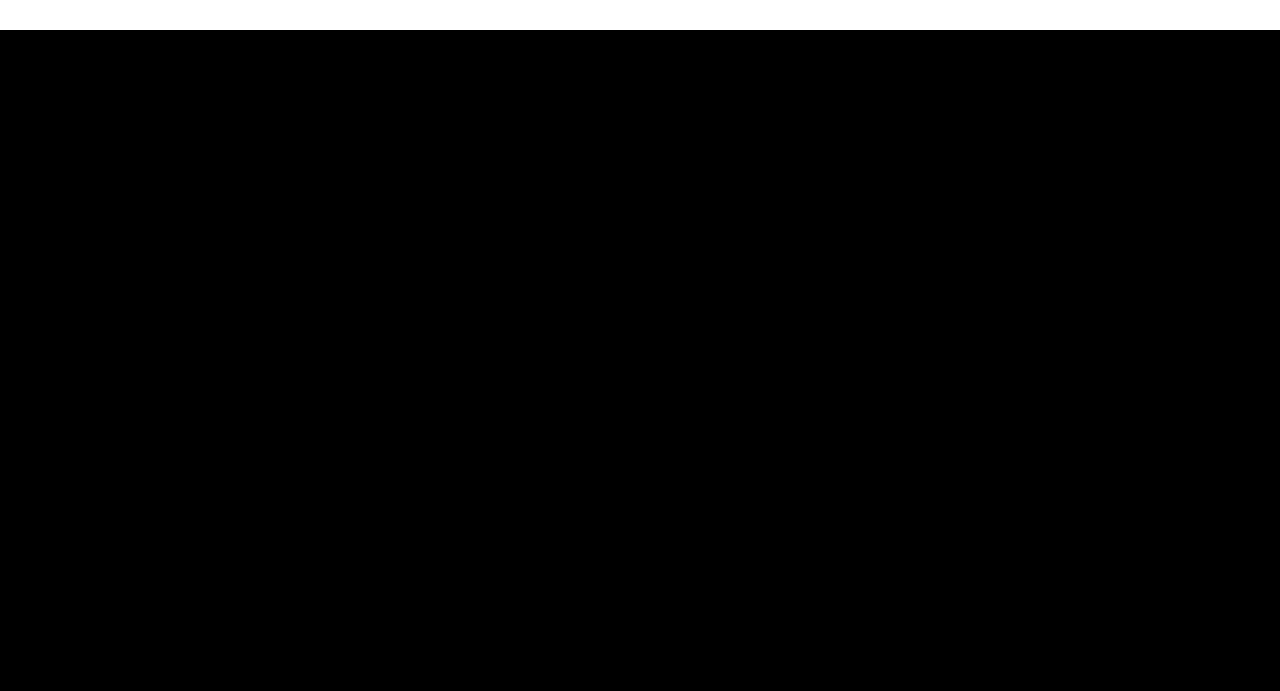
<file: blog.html>
<!DOCTYPE html>
<html lang="en">
<head>
    <meta charset="UTF-8">
    <meta http-equiv="X-UA-Compatible" content="IE=edge">
    <meta name="viewport" content="width=device-width, initial-scale=1.0">
    <title>blog</title>
    <link rel="stylesheet" href="css/blog.css">
    <link rel="stylesheet" href="css/media.css">
    <link rel="stylesheet" href="css/blog-media.css">
    <link rel="preconnect" href="https://fonts.gstatic.com" crossorigin>
    <link href="https://fonts.googleapis.com/css2?family=Inter:wght@400;500;700&display=swap" rel="stylesheet">
</head>
<body>
    <header class="header" id="header">
        <div class="wrapper">
            <div class="header_content">
                <div class="header_logo">
                    <!-- izmeneniya viewBox --> <svg width="163" height="77" viewbox="0 0 163 80" fill="none"
                        xmlns="http://www.w3.org/2000/svg">
                        <path class="fill_logo"
                            d="M11.776 58.64C8.36267 58.64 5.78133 57.68 4.032 55.76C2.28267 53.7973 1.408 51.0027 1.408 47.376L1.408 44.816L8.064 44.816L8.064 47.888C8.064 50.7893 9.28 52.24 11.712 52.24C12.9067 52.24 13.8027 51.8987 14.4 51.216C15.04 50.4907 15.36 49.3387 15.36 47.76C15.36 45.8827 14.9333 44.24 14.08 42.832C13.2267 41.3813 11.648 39.6533 9.344 37.648C6.44267 35.088 4.416 32.784 3.264 30.736C2.112 28.6453 1.536 26.2987 1.536 23.696C1.536 20.1547 2.432 17.424 4.224 15.504C6.016 13.5413 8.61867 12.56 12.032 12.56C15.4027 12.56 17.9413 13.5413 19.648 15.504C21.3973 17.424 22.272 20.1973 22.272 23.824L22.272 25.68L15.616 25.68L15.616 23.376C15.616 21.84 15.3173 20.7307 14.72 20.048C14.1227 19.3227 13.248 18.96 12.096 18.96C9.74933 18.96 8.576 20.3893 8.576 23.248C8.576 24.8693 9.00267 26.384 9.856 27.792C10.752 29.2 12.352 30.9067 14.656 32.912C17.6 35.472 19.6267 37.7973 20.736 39.888C21.8453 41.9787 22.4 44.432 22.4 47.248C22.4 50.9173 21.4827 53.7333 19.648 55.696C17.856 57.6587 15.232 58.64 11.776 58.64ZM36.6765 58.64C33.2632 58.64 30.6605 57.68 28.8685 55.76C27.0765 53.7973 26.1805 51.0027 26.1805 47.376L26.1805 13.2L33.2205 13.2L33.2205 47.888C33.2205 49.424 33.5192 50.5333 34.1165 51.216C34.7565 51.8987 35.6525 52.24 36.8045 52.24C37.9565 52.24 38.8312 51.8987 39.4285 51.216C40.0685 50.5333 40.3885 49.424 40.3885 47.888L40.3885 13.2L47.1725 13.2L47.1725 47.376C47.1725 51.0027 46.2765 53.7973 44.4845 55.76C42.6925 57.68 40.0898 58.64 36.6765 58.64ZM52.1865 13.2L61.0185 13.2L67.8665 40.016L67.9945 40.016L67.9945 13.2L74.2665 13.2L74.2665 58L67.0345 58L58.5865 25.296L58.4585 25.296L58.4585 58L52.1865 58L52.1865 13.2ZM79.499 13.2L89.931 13.2C93.5577 13.2 96.203 14.0533 97.867 15.76C99.531 17.424 100.363 20.0053 100.363 23.504L100.363 26.256C100.363 30.9067 98.827 33.8507 95.755 35.088L95.755 35.216C97.4617 35.728 98.6563 36.7733 99.339 38.352C100.064 39.9307 100.427 42.0427 100.427 44.688L100.427 52.56C100.427 53.84 100.47 54.8853 100.555 55.696C100.64 56.464 100.854 57.232 101.195 58L94.027 58C93.771 57.2747 93.6003 56.592 93.515 55.952C93.4297 55.312 93.387 54.16 93.387 52.496L93.387 44.304C93.387 42.256 93.0457 40.8267 92.363 40.016C91.723 39.2053 90.5923 38.8 88.971 38.8L86.539 38.8L86.539 58L79.499 58L79.499 13.2ZM89.099 32.4C90.507 32.4 91.5523 32.0373 92.235 31.312C92.9603 30.5867 93.323 29.3707 93.323 27.664L93.323 24.208C93.323 22.5867 93.0243 21.4133 92.427 20.688C91.8723 19.9627 90.9763 19.6 89.739 19.6L86.539 19.6L86.539 32.4L89.099 32.4ZM105.311 13.2L112.352 13.2L112.351 58L105.311 58L105.311 13.2ZM126.776 58.64C123.363 58.64 120.781 57.68 119.032 55.76C117.283 53.7973 116.408 51.0027 116.408 47.376L116.408 44.816L123.064 44.816L123.064 47.888C123.064 50.7893 124.28 52.24 126.712 52.24C127.907 52.24 128.803 51.8987 129.4 51.216C130.04 50.4907 130.36 49.3387 130.36 47.76C130.36 45.8827 129.933 44.24 129.08 42.832C128.227 41.3813 126.648 39.6533 124.344 37.648C121.443 35.088 119.416 32.784 118.264 30.736C117.112 28.6453 116.536 26.2987 116.536 23.696C116.536 20.1547 117.432 17.424 119.224 15.504C121.016 13.5413 123.619 12.56 127.032 12.56C130.403 12.56 132.941 13.5413 134.648 15.504C136.397 17.424 137.272 20.1973 137.272 23.824L137.272 25.68L130.616 25.68L130.616 23.376C130.616 21.84 130.317 20.7307 129.72 20.048C129.123 19.3227 128.248 18.96 127.096 18.96C124.749 18.96 123.576 20.3893 123.576 23.248C123.576 24.8693 124.003 26.384 124.856 27.792C125.752 29.2 127.352 30.9067 129.656 32.912C132.6 35.472 134.627 37.7973 135.736 39.888C136.845 41.9787 137.4 44.432 137.4 47.248C137.4 50.9173 136.483 53.7333 134.648 55.696C132.856 57.6587 130.232 58.64 126.776 58.64ZM141.436 13.2L160.637 13.2L160.637 19.6L148.477 19.6L148.477 31.44L158.141 31.44L158.141 37.84L148.477 37.84L148.476 51.6L160.637 51.6L160.637 58L141.436 58L141.436 13.2Z"
                            fill="black" />
                        <path class="fill_logo"
                            d="M33.059 66.591C33.059 67.345 32.799 67.9733 32.279 68.476C31.7677 68.97 30.9833 69.217 29.926 69.217H28.184V73H27.001V63.939H29.926C30.9487 63.939 31.7243 64.186 32.253 64.68C32.7903 65.174 33.059 65.811 33.059 66.591ZM29.926 68.242C30.5847 68.242 31.07 68.099 31.382 67.813C31.694 67.527 31.85 67.1197 31.85 66.591C31.85 65.473 31.2087 64.914 29.926 64.914H28.184V68.242H29.926ZM39.3003 73L37.1423 69.295H35.7123V73H34.5293V63.939H37.4543C38.139 63.939 38.7153 64.056 39.1833 64.29C39.66 64.524 40.0153 64.8403 40.2493 65.239C40.4833 65.6377 40.6003 66.0927 40.6003 66.604C40.6003 67.228 40.4183 67.7783 40.0543 68.255C39.699 68.7317 39.1617 69.048 38.4423 69.204L40.7173 73H39.3003ZM35.7123 68.346H37.4543C38.0957 68.346 38.5767 68.19 38.8973 67.878C39.218 67.5573 39.3783 67.1327 39.3783 66.604C39.3783 66.0667 39.218 65.6507 38.8973 65.356C38.5853 65.0613 38.1043 64.914 37.4543 64.914H35.7123V68.346ZM46.5465 73.091C45.7058 73.091 44.9388 72.896 44.2455 72.506C43.5522 72.1073 43.0018 71.557 42.5945 70.855C42.1958 70.1443 41.9965 69.347 41.9965 68.463C41.9965 67.579 42.1958 66.786 42.5945 66.084C43.0018 65.3733 43.5522 64.823 44.2455 64.433C44.9388 64.0343 45.7058 63.835 46.5465 63.835C47.3958 63.835 48.1672 64.0343 48.8605 64.433C49.5538 64.823 50.0998 65.369 50.4985 66.071C50.8972 66.773 51.0965 67.5703 51.0965 68.463C51.0965 69.3557 50.8972 70.153 50.4985 70.855C50.0998 71.557 49.5538 72.1073 48.8605 72.506C48.1672 72.896 47.3958 73.091 46.5465 73.091ZM46.5465 72.064C47.1792 72.064 47.7468 71.9167 48.2495 71.622C48.7608 71.3273 49.1595 70.907 49.4455 70.361C49.7402 69.815 49.8875 69.1823 49.8875 68.463C49.8875 67.735 49.7402 67.1023 49.4455 66.565C49.1595 66.019 48.7652 65.5987 48.2625 65.304C47.7598 65.0093 47.1878 64.862 46.5465 64.862C45.9052 64.862 45.3332 65.0093 44.8305 65.304C44.3278 65.5987 43.9292 66.019 43.6345 66.565C43.3485 67.1023 43.2055 67.735 43.2055 68.463C43.2055 69.1823 43.3485 69.815 43.6345 70.361C43.9292 70.907 44.3278 71.3273 44.8305 71.622C45.3418 71.9167 45.9138 72.064 46.5465 72.064ZM55.4792 63.939C56.4672 63.939 57.3209 64.1253 58.0402 64.498C58.7682 64.862 59.3229 65.3863 59.7042 66.071C60.0942 66.7557 60.2892 67.5617 60.2892 68.489C60.2892 69.4163 60.0942 70.2223 59.7042 70.907C59.3229 71.583 58.7682 72.103 58.0402 72.467C57.3209 72.8223 56.4672 73 55.4792 73H52.6582V63.939H55.4792ZM55.4792 72.025C56.6492 72.025 57.5419 71.7173 58.1572 71.102C58.7726 70.478 59.0802 69.607 59.0802 68.489C59.0802 67.3623 58.7682 66.4827 58.1442 65.85C57.5289 65.2173 56.6406 64.901 55.4792 64.901H53.8412V72.025H55.4792ZM63.0066 63.939V69.672C63.0066 70.478 63.2016 71.076 63.5916 71.466C63.9903 71.856 64.5406 72.051 65.2426 72.051C65.936 72.051 66.4776 71.856 66.8676 71.466C67.2663 71.076 67.4656 70.478 67.4656 69.672V63.939H68.6486V69.659C68.6486 70.413 68.497 71.05 68.1936 71.57C67.8903 72.0813 67.4786 72.4627 66.9586 72.714C66.4473 72.9653 65.871 73.091 65.2296 73.091C64.5883 73.091 64.0076 72.9653 63.4876 72.714C62.9763 72.4627 62.569 72.0813 62.2656 71.57C61.971 71.05 61.8236 70.413 61.8236 69.659V63.939H63.0066ZM70.1801 68.463C70.1801 67.579 70.3794 66.786 70.7781 66.084C71.1768 65.3733 71.7184 64.8187 72.4031 64.42C73.0964 64.0213 73.8634 63.822 74.7041 63.822C75.6921 63.822 76.5544 64.0603 77.2911 64.537C78.0278 65.0137 78.5651 65.6897 78.9031 66.565H77.4861C77.2348 66.019 76.8708 65.5987 76.3941 65.304C75.9261 65.0093 75.3628 64.862 74.7041 64.862C74.0714 64.862 73.5038 65.0093 73.0011 65.304C72.4984 65.5987 72.1041 66.019 71.8181 66.565C71.5321 67.1023 71.3891 67.735 71.3891 68.463C71.3891 69.1823 71.5321 69.815 71.8181 70.361C72.1041 70.8983 72.4984 71.3143 73.0011 71.609C73.5038 71.9037 74.0714 72.051 74.7041 72.051C75.3628 72.051 75.9261 71.908 76.3941 71.622C76.8708 71.3273 77.2348 70.907 77.4861 70.361H78.9031C78.5651 71.2277 78.0278 71.8993 77.2911 72.376C76.5544 72.844 75.6921 73.078 74.7041 73.078C73.8634 73.078 73.0964 72.883 72.4031 72.493C71.7184 72.0943 71.1768 71.544 70.7781 70.842C70.3794 70.14 70.1801 69.347 70.1801 68.463ZM86.2411 63.939V64.901H83.7711V73H82.5881V64.901H80.1051V63.939H86.2411ZM94.0361 73.091C93.4381 73.091 92.9008 72.987 92.4241 72.779C91.9561 72.5623 91.5878 72.2677 91.3191 71.895C91.0504 71.5137 90.9118 71.076 90.9031 70.582H92.1641C92.2074 71.0067 92.3808 71.3663 92.6841 71.661C92.9961 71.947 93.4468 72.09 94.0361 72.09C94.5994 72.09 95.0414 71.9513 95.3621 71.674C95.6914 71.388 95.8561 71.024 95.8561 70.582C95.8561 70.2353 95.7608 69.9537 95.5701 69.737C95.3794 69.5203 95.1411 69.3557 94.8551 69.243C94.5691 69.1303 94.1834 69.009 93.6981 68.879C93.1001 68.723 92.6191 68.567 92.2551 68.411C91.8998 68.255 91.5921 68.0123 91.3321 67.683C91.0808 67.345 90.9551 66.8943 90.9551 66.331C90.9551 65.837 91.0808 65.3993 91.3321 65.018C91.5834 64.6367 91.9344 64.342 92.3851 64.134C92.8444 63.926 93.3688 63.822 93.9581 63.822C94.8074 63.822 95.5008 64.0343 96.0381 64.459C96.5841 64.8837 96.8918 65.447 96.9611 66.149H95.6611C95.6178 65.8023 95.4358 65.499 95.1151 65.239C94.7944 64.9703 94.3698 64.836 93.8411 64.836C93.3471 64.836 92.9441 64.966 92.6321 65.226C92.3201 65.4773 92.1641 65.8327 92.1641 66.292C92.1641 66.6213 92.2551 66.89 92.4371 67.098C92.6278 67.306 92.8574 67.4663 93.1261 67.579C93.4034 67.683 93.7891 67.8043 94.2831 67.943C94.8811 68.1077 95.3621 68.2723 95.7261 68.437C96.0901 68.593 96.4021 68.84 96.6621 69.178C96.9221 69.5073 97.0521 69.958 97.0521 70.53C97.0521 70.972 96.9351 71.388 96.7011 71.778C96.4671 72.168 96.1204 72.4843 95.6611 72.727C95.2018 72.9697 94.6601 73.091 94.0361 73.091ZM104.37 63.939V64.901H101.9V73H100.717V64.901H98.234V63.939H104.37ZM106.983 63.939V69.672C106.983 70.478 107.178 71.076 107.568 71.466C107.967 71.856 108.517 72.051 109.219 72.051C109.913 72.051 110.454 71.856 110.844 71.466C111.243 71.076 111.442 70.478 111.442 69.672V63.939H112.625V69.659C112.625 70.413 112.474 71.05 112.17 71.57C111.867 72.0813 111.455 72.4627 110.935 72.714C110.424 72.9653 109.848 73.091 109.206 73.091C108.565 73.091 107.984 72.9653 107.464 72.714C106.953 72.4627 106.546 72.0813 106.242 71.57C105.948 71.05 105.8 70.413 105.8 69.659V63.939H106.983ZM117.42 63.939C118.408 63.939 119.261 64.1253 119.981 64.498C120.709 64.862 121.263 65.3863 121.645 66.071C122.035 66.7557 122.23 67.5617 122.23 68.489C122.23 69.4163 122.035 70.2223 121.645 70.907C121.263 71.583 120.709 72.103 119.981 72.467C119.261 72.8223 118.408 73 117.42 73H114.599V63.939H117.42ZM117.42 72.025C118.59 72.025 119.482 71.7173 120.098 71.102C120.713 70.478 121.021 69.607 121.021 68.489C121.021 67.3623 120.709 66.4827 120.085 65.85C119.469 65.2173 118.581 64.901 117.42 64.901H115.782V72.025H117.42ZM124.973 63.939V73H123.79V63.939H124.973ZM131.097 73.091C130.257 73.091 129.49 72.896 128.796 72.506C128.103 72.1073 127.553 71.557 127.145 70.855C126.747 70.1443 126.547 69.347 126.547 68.463C126.547 67.579 126.747 66.786 127.145 66.084C127.553 65.3733 128.103 64.823 128.796 64.433C129.49 64.0343 130.257 63.835 131.097 63.835C131.947 63.835 132.718 64.0343 133.411 64.433C134.105 64.823 134.651 65.369 135.049 66.071C135.448 66.773 135.647 67.5703 135.647 68.463C135.647 69.3557 135.448 70.153 135.049 70.855C134.651 71.557 134.105 72.1073 133.411 72.506C132.718 72.896 131.947 73.091 131.097 73.091ZM131.097 72.064C131.73 72.064 132.298 71.9167 132.8 71.622C133.312 71.3273 133.71 70.907 133.996 70.361C134.291 69.815 134.438 69.1823 134.438 68.463C134.438 67.735 134.291 67.1023 133.996 66.565C133.71 66.019 133.316 65.5987 132.813 65.304C132.311 65.0093 131.739 64.862 131.097 64.862C130.456 64.862 129.884 65.0093 129.381 65.304C128.879 65.5987 128.48 66.019 128.185 66.565C127.899 67.1023 127.756 67.735 127.756 68.463C127.756 69.1823 127.899 69.815 128.185 70.361C128.48 70.907 128.879 71.3273 129.381 71.622C129.893 71.9167 130.465 72.064 131.097 72.064Z"
                            fill="black" />
                    </svg>
                </div>
                <div class="header_burger">
                    <span></span>
                </div>
                <nav class="header_nav navbar">
                    <ul class="header_nav_menu menu">
                        <li class="menu__item active">
                            <a class="a_link" href="index.html">home</a>
                            <span class="span_link">
                                <!-- izmeneniya --> <svg width="11" height="10" viewbox="0 0 11 10" fill="none"
                                    xmlns="http://www.w3.org/2000/svg">
                                    <path
                                        d="M2 1L8.29834 1L0.105957 9.19239L0.813063 9.8995L9 1.71256L9 8H10V0.712558L10.0055 0.707107L10 0.701656V0H2V1Z"
                                        fill="black" />
                                </svg>
                            </span>
                        </li>
                        <li class="menu__item">
                            <a class="a_link" href="services.html">services</a>
                            <span class="span_link">
                                <!-- izmeneniya --> <svg width="11" height="10" viewbox="0 0 11 10" fill="none"
                                    xmlns="http://www.w3.org/2000/svg">
                                    <path
                                        d="M2 1L8.29834 1L0.105957 9.19239L0.813063 9.8995L9 1.71256L9 8H10V0.712558L10.0055 0.707107L10 0.701656V0H2V1Z"
                                        fill="black" />
                                </svg>
                            </span>
                        </li>
                        <li class="menu__item">
                            <a class="a_link menu__item-link" href="products.html">products</a>
                            <span class="span_link">
                                <!-- izmeneniya --> <svg width="11" height="10" viewbox="0 0 11 10" fill="none"
                                    xmlns="http://www.w3.org/2000/svg">
                                    <path
                                        d="M2 1L8.29834 1L0.105957 9.19239L0.813063 9.8995L9 1.71256L9 8H10V0.712558L10.0055 0.707107L10 0.701656V0H2V1Z"
                                        fill="black" />
                                </svg>
                            </span>
                        </li>
                        <li class="menu__item">
                            <a class="a_link menu__item-link" href="blog.html">blog</a>
                            <span class="span_link_active">
                                <!-- izmeneniya --> <svg width="11" height="10" viewbox="0 0 11 10" fill="none"
                                    xmlns="http://www.w3.org/2000/svg">
                                    <path
                                        d="M2 1L8.29834 1L0.105957 9.19239L0.813063 9.8995L9 1.71256L9 8H10V0.712558L10.0055 0.707107L10 0.701656V0H2V1Z"
                                        fill="black" />
                                </svg>
                            </span>
                        </li>
                        <li class="menu__item menu__item-link">
                            <a class="a_link" href="contacts.html">contacts</a>
                            <span class="span_link">
                                <!-- izmeneniya --> <svg width="11" height="10" viewbox="0 0 11 10" fill="none"
                                    xmlns="http://www.w3.org/2000/svg">
                                    <path
                                        d="M2 1L8.29834 1L0.105957 9.19239L0.813063 9.8995L9 1.71256L9 8H10V0.712558L10.0055 0.707107L10 0.701656V0H2V1Z"
                                        fill="black" />
                                </svg>
                            </span>
                        </li>
                    </ul>
                </nav>
            </div>
            <!-- <div class="services_line"></div> -->
        </div>
    </header>
    <div class="wrapper">
        <div class="services_line"></div>
    </div>
    <div class="filter">
        <div class="wrapper">
            <div class="filter__head titan">
                Reads
            </div>
        </div>
        <div class="wrapper">
            <ul class="list titan">
                <li class="list__item active list__item-all" data-id="all">All</li>
                <li class="list__item list__item-other" data-id="design">Design</li>
                <li class="list__item list__item-other" data-id="front">Front-End</li>
                <li class="list__item list__item-other" data-id="back">Back-End</li>
                <li class="list__item list__item-other" data-id="android">Android-Dev</li>
            </ul>
            <div class="blocks">
                <div class="blocks__row">
                    <div class="blocks__item front titan">
                        <div class="blocks__img">
                            <img src="img/filter-1.jpg" alt="">
                        </div>
                        <div class="blocks__nav">
                            <div class="blocks__name">Front-End tips</div>
                            <div class="blocks__arr">
                                <svg width="25" height="25" viewBox="0 0 25 25" fill="none" xmlns="http://www.w3.org/2000/svg">
                                <path d="M25 23.3553L21.886 23.3553L21.886 5.31599L2.20191 25L9.10812e-07 22.7981L19.6841 3.11404L1.64474 3.11403L1.64474 -1.02089e-06L25 0L25 23.3553Z" fill="#EFE5BF"/>
                                </svg>
                            </div>
                        </div>
                        <div class="blocks__hide">
                            <div class="blocks__subtitle">23 May, 2022 / Web Design</div>
                            <div class="blocks__title">Web Design in Figma 2022
                                A new step forward? </div>
                            <div class="blocks__under">
                                <div class="blocks__text">Lorem ipsum dolor sit amet, consectetur adipiscing elit. Proin facilisi massa euismod tortor. Tristique cursus nulla a diam</div>
                                <div class="blocks__arr">
                                    <svg width="25" height="25" viewBox="0 0 25 25" fill="none" xmlns="http://www.w3.org/2000/svg">
                                    <path d="M25 23.3553L21.886 23.3553L21.886 5.31599L2.20191 25L9.10812e-07 22.7981L19.6841 3.11404L1.64474 3.11403L1.64474 -1.02089e-06L25 0L25 23.3553Z" fill="#EFE5BF"/>
                                    </svg>
                                </div>
                            </div>
                        </div>
                    </div>
                    <div class="blocks__item design titan">
                        <div class="blocks__img">
                            <img src="img/filter-2.jpg" alt="">
                        </div>
                        <div class="blocks__nav">
                            <div class="blocks__name">What is User Experience?</div>
                            <div class="blocks__arr">
                                <svg width="25" height="25" viewBox="0 0 25 25" fill="none" xmlns="http://www.w3.org/2000/svg">
                                <path d="M25 23.3553L21.886 23.3553L21.886 5.31599L2.20191 25L9.10812e-07 22.7981L19.6841 3.11404L1.64474 3.11403L1.64474 -1.02089e-06L25 0L25 23.3553Z" fill="#EFE5BF"/>
                                </svg>
                            </div>
                        </div>
                        <div class="blocks__hide">
                            <div class="blocks__subtitle">23 May, 2022 / Web Design</div>
                            <div class="blocks__title">Web Design in Figma 2022
                                A new step forward? </div>
                            <div class="blocks__under">
                                <div class="blocks__text">Lorem ipsum dolor sit amet, consectetur adipiscing elit. Proin facilisi massa euismod tortor. Tristique cursus nulla a diam</div>
                                <div class="blocks__arr">
                                    <svg width="25" height="25" viewBox="0 0 25 25" fill="none" xmlns="http://www.w3.org/2000/svg">
                                    <path d="M25 23.3553L21.886 23.3553L21.886 5.31599L2.20191 25L9.10812e-07 22.7981L19.6841 3.11404L1.64474 3.11403L1.64474 -1.02089e-06L25 0L25 23.3553Z" fill="#EFE5BF"/>
                                    </svg>
                                </div>
                            </div>
                        </div>
                    </div>
                    <div class="blocks__item android titan">
                        <div class="blocks__img">
                            <img src="img/filter-3.jpg" alt="">
                        </div>
                        <div class="blocks__nav">
                            <div class="blocks__name">Java Development</div>
                            <div class="blocks__arr">
                                <svg width="25" height="25" viewBox="0 0 25 25" fill="none" xmlns="http://www.w3.org/2000/svg">
                                <path d="M25 23.3553L21.886 23.3553L21.886 5.31599L2.20191 25L9.10812e-07 22.7981L19.6841 3.11404L1.64474 3.11403L1.64474 -1.02089e-06L25 0L25 23.3553Z" fill="#FC825B"/>
                                </svg>
                            </div>
                        </div>
                        <div class="blocks__hide">
                            <div class="blocks__subtitle">23 May, 2022 / Web Design</div>
                            <div class="blocks__title">Web Design in Figma 2022
                                A new step forward? </div>
                            <div class="blocks__under">
                                <div class="blocks__text">Lorem ipsum dolor sit amet, consectetur adipiscing elit. Proin facilisi massa euismod tortor. Tristique cursus nulla a diam</div>
                                <div class="blocks__arr">
                                    <svg width="25" height="25" viewBox="0 0 25 25" fill="none" xmlns="http://www.w3.org/2000/svg">
                                    <path d="M25 23.3553L21.886 23.3553L21.886 5.31599L2.20191 25L9.10812e-07 22.7981L19.6841 3.11404L1.64474 3.11403L1.64474 -1.02089e-06L25 0L25 23.3553Z" fill="#FC825B"/>
                                    </svg>
                                </div>
                            </div>
                        </div>
                    </div>
                    <div class="blocks__item back titan">
                        <div class="blocks__img">
                            <img src="img/filter-4.jpg" alt="">
                        </div>
                        <div class="blocks__nav">
                            <div class="blocks__name">Back-End Development</div>
                            <div class="blocks__arr">
                                <svg width="25" height="25" viewBox="0 0 25 25" fill="none" xmlns="http://www.w3.org/2000/svg">
                                <path d="M25 23.3553L21.886 23.3553L21.886 5.31599L2.20191 25L9.10812e-07 22.7981L19.6841 3.11404L1.64474 3.11403L1.64474 -1.02089e-06L25 0L25 23.3553Z" fill="#A5D3ED"/>
                                </svg>
                            </div>
                        </div>
                        <div class="blocks__hide">
                            <div class="blocks__subtitle">23 May, 2022 / Web Design</div>
                            <div class="blocks__title">Web Design in Figma 2022
                                A new step forward? </div>
                            <div class="blocks__under">
                                <div class="blocks__text">Lorem ipsum dolor sit amet, consectetur adipiscing elit. Proin facilisi massa euismod tortor. Tristique cursus nulla a diam</div>
                                <div class="blocks__arr">
                                    <svg width="25" height="25" viewBox="0 0 25 25" fill="none" xmlns="http://www.w3.org/2000/svg">
                                    <path d="M25 23.3553L21.886 23.3553L21.886 5.31599L2.20191 25L9.10812e-07 22.7981L19.6841 3.11404L1.64474 3.11403L1.64474 -1.02089e-06L25 0L25 23.3553Z" fill="#A5D3ED"/>
                                    </svg>
                                </div>
                            </div>
                        </div>
                    </div>
                </div>
            </div>
        </div>
    </div>
    <footer class="footer">
        <div class="wrapper">
            <div class="footer_content">
                <div class="footer_logo titan">
                    <img src="./img/product_footer-logo.svg" alt="logo">
                </div>
                <div class="footer_links titan">
                    <div class="footer_links_up">
                        <div class="footer_links_quick">
                            <div class="footer_links_contact">
                                <h3>Quick Links</h3>
                                <a href="index.html">home</a>
                                <a href="services.html">services</a>
                                <a href="products.html">products</a>
                                <a href="blog.html">blog</a>
                                <a href="contacts.html">contacts</a>
                            </div>
                            <div class="footer_links_contact">
                                <h3>Follow Us</h3>
                                <a href="#">twitter</a>
                                <a href="#">Instagram</a>
                                <a href="#">github</a>
                                <a href="#">linkedin</a>
                            </div>
                        </div>
                        <div class="footer_links_prtotect titan">
                            <div class="protect_back_btn">
                                <h1>BACK TO
                                    THE TOP</h1>
                                <a href="#" class="back_btn">
                                    <!-- izmeneniya --> <svg width="107" height="108" viewbox="0 0 107 108" fill="none"
                                        xmlns="http://www.w3.org/2000/svg">
                                        <path
                                            d="M46.3898 25.8299L9.59217 62.9714L0.703839 54L53.5 0.710424L106.296 54L97.4078 62.9714L60.6102 25.8299L59.7551 24.9667L59.7551 26.1818L59.7551 107.5L47.245 107.5L47.2449 26.1818L47.2449 24.9667L46.3898 25.8299Z"
                                            fill="white" stroke="white" />
                                    </svg>
                                </a>
                            </div>
                            <div class="protect_capthcha titan">
                                This site is protected by reCAPTHCHA and the <a href="#">Google Privacy Policy</a> and
                                <a href="#">Terms of Service apply</a>.
                            </div>
                        </div>
                    </div>
                    <div class="footer_links_down">
                        <div class="footer_line titan"></div>
                        <div class="footer_rights titan">
                            <p>©Sunrise, LLC 2022. All Rights Resevered</p>
                            <a href="#">Privacy Policy</a>
                        </div>
                    </div>
                </div>
            </div>
        </div>
    </footer>




</body>
<script src="https://ajax.googleapis.com/ajax/libs/jquery/3.6.0/jquery.min.js"></script>
<script>
    $(document).ready(function () {
        var body = $("body");
        body.fadeIn(1000);
        $(document).on("click", "a:not([href^='#']):not([href^='tel']):not([href^='mailto'])", function (e) {
            e.preventDefault();
            $("body").fadeOut(1000);
            var self = this;
            setTimeout(function () {
                window.location.href = $(self).attr("href");
            }, 1000);
        });
    });
</script>
<script src="./js/script.js"></script>
<script src="./js/scroll.js"></script>
<script src="./js/script_2.js"></script>
<script src="./js/burger.js"></script>
<script src="https://unpkg.com/swiper@8/swiper-bundle.min.js"></script>
<script src="./js/swiper.js"></script>
<script src="./js/form.js"></script>
<script src="./js/back.js"></script>
<script src="./js/filter.js"></script>
</html>
</file>
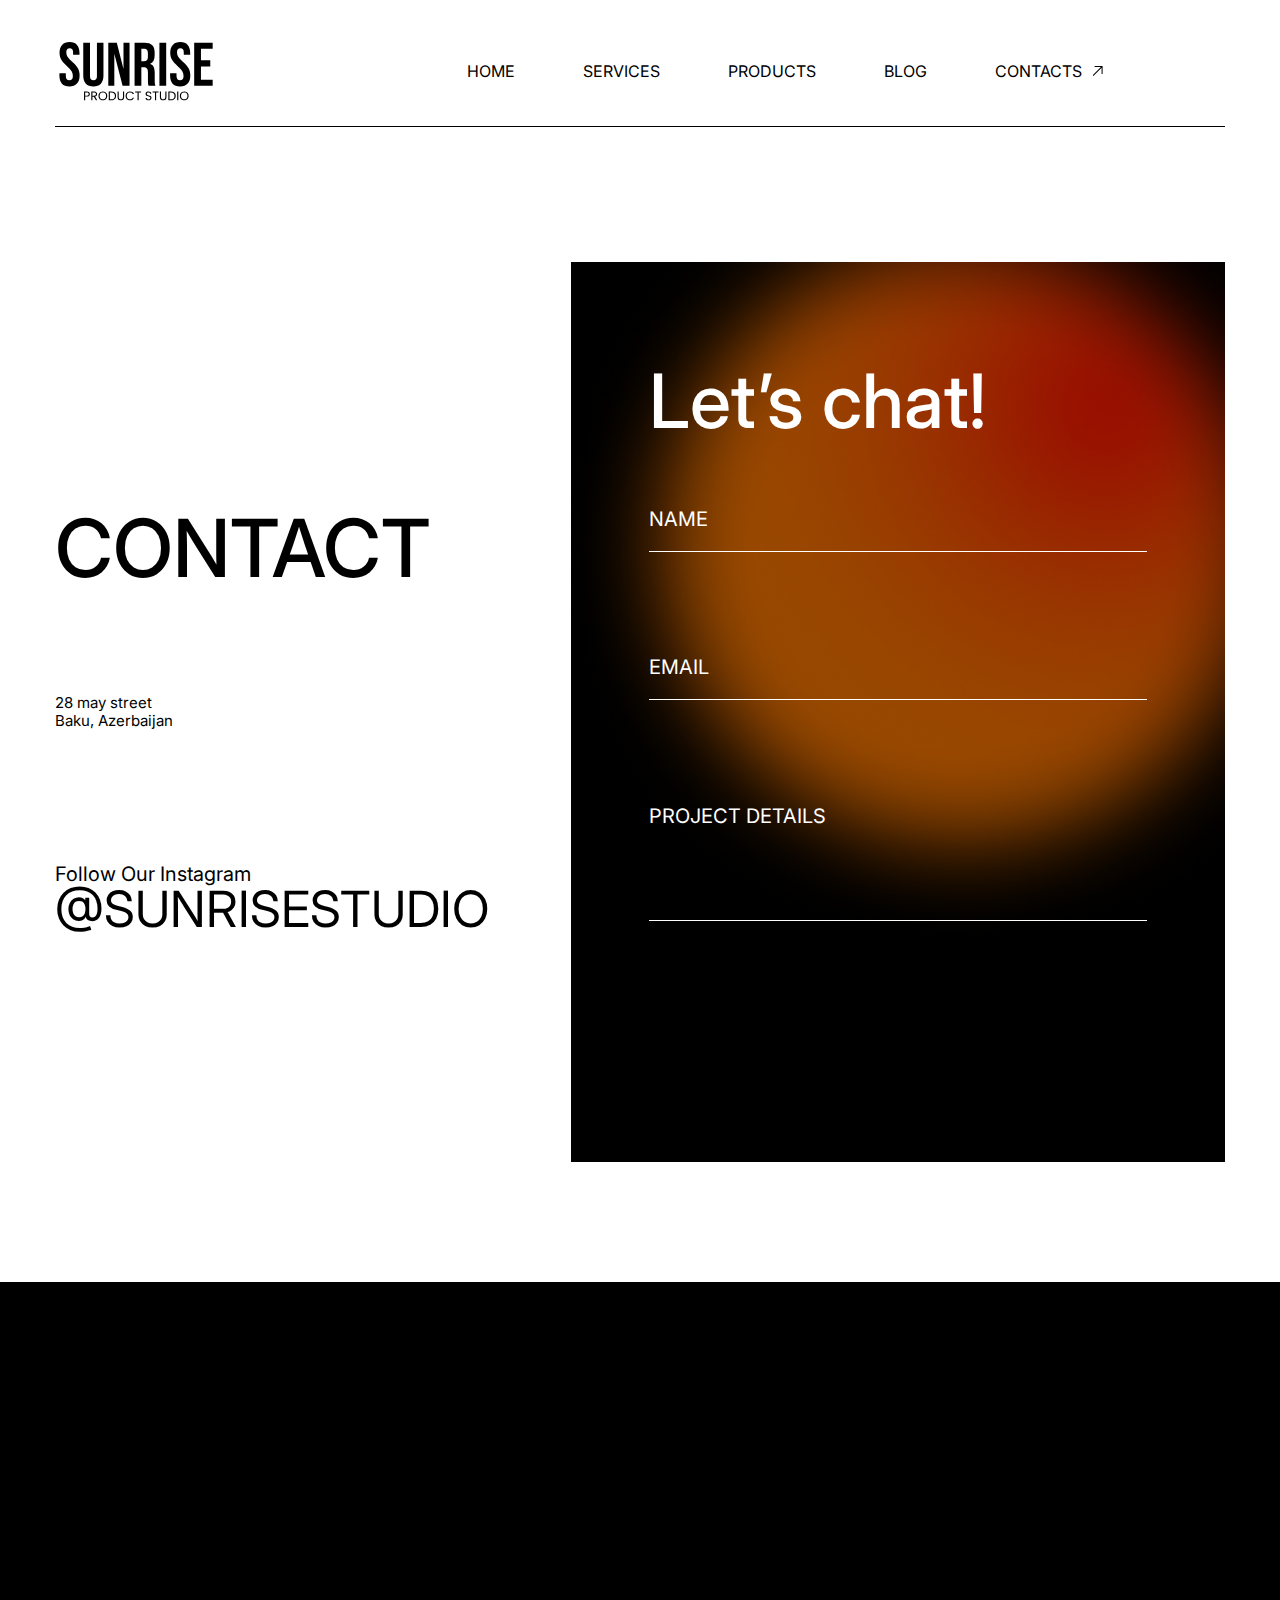
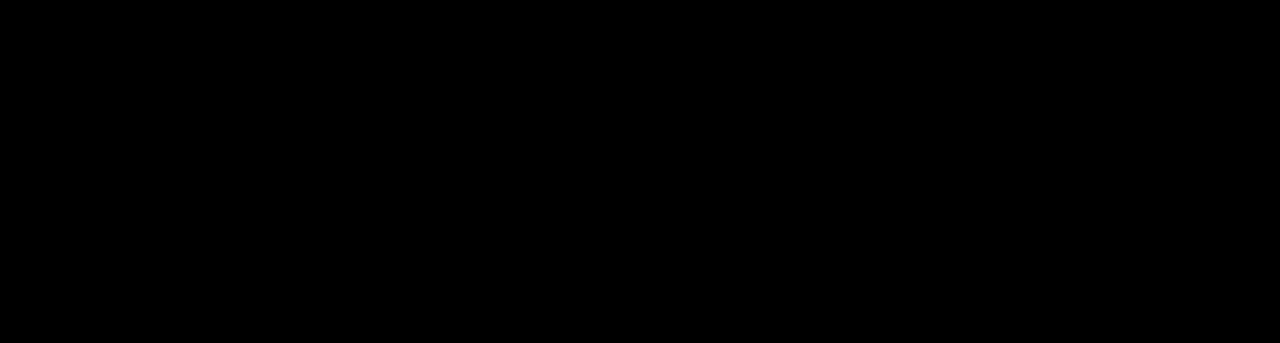
<file: contacts.html>
<!DOCTYPE html>
<html lang="en">
<head>
    <meta charset="UTF-8">
    <meta http-equiv="X-UA-Compatible" content="IE=edge">
    <meta name="viewport" content="width=device-width, initial-scale=1.0, user-scalable=0">
    <link rel="preconnect" href="https://fonts.googleapis.com">
<link rel="preconnect" href="https://fonts.gstatic.com" crossorigin>
<link href="https://fonts.googleapis.com/css2?family=Inter:wght@400;500;700&display=swap" rel="stylesheet">
<link rel="stylesheet" href="css/contacts.css">
<link rel="stylesheet" href="css/media.css">
<link rel="stylesheet" href="https://unpkg.com/swiper@8/swiper-bundle.min.css"/>
<title>Sunrise</title>
</head>
<body>
    <header class="header" id="header">
        <div class="wrapper">
            <div class="header_content">
                <div class="header_logo">
                    <svg width="163" height="77" viewBox="0 0 163 80" fill="none" xmlns="http://www.w3.org/2000/svg">
                        <path class="fill_logo" d="M11.776 58.64C8.36267 58.64 5.78133 57.68 4.032 55.76C2.28267 53.7973 1.408 51.0027 1.408 47.376L1.408 44.816L8.064 44.816L8.064 47.888C8.064 50.7893 9.28 52.24 11.712 52.24C12.9067 52.24 13.8027 51.8987 14.4 51.216C15.04 50.4907 15.36 49.3387 15.36 47.76C15.36 45.8827 14.9333 44.24 14.08 42.832C13.2267 41.3813 11.648 39.6533 9.344 37.648C6.44267 35.088 4.416 32.784 3.264 30.736C2.112 28.6453 1.536 26.2987 1.536 23.696C1.536 20.1547 2.432 17.424 4.224 15.504C6.016 13.5413 8.61867 12.56 12.032 12.56C15.4027 12.56 17.9413 13.5413 19.648 15.504C21.3973 17.424 22.272 20.1973 22.272 23.824L22.272 25.68L15.616 25.68L15.616 23.376C15.616 21.84 15.3173 20.7307 14.72 20.048C14.1227 19.3227 13.248 18.96 12.096 18.96C9.74933 18.96 8.576 20.3893 8.576 23.248C8.576 24.8693 9.00267 26.384 9.856 27.792C10.752 29.2 12.352 30.9067 14.656 32.912C17.6 35.472 19.6267 37.7973 20.736 39.888C21.8453 41.9787 22.4 44.432 22.4 47.248C22.4 50.9173 21.4827 53.7333 19.648 55.696C17.856 57.6587 15.232 58.64 11.776 58.64ZM36.6765 58.64C33.2632 58.64 30.6605 57.68 28.8685 55.76C27.0765 53.7973 26.1805 51.0027 26.1805 47.376L26.1805 13.2L33.2205 13.2L33.2205 47.888C33.2205 49.424 33.5192 50.5333 34.1165 51.216C34.7565 51.8987 35.6525 52.24 36.8045 52.24C37.9565 52.24 38.8312 51.8987 39.4285 51.216C40.0685 50.5333 40.3885 49.424 40.3885 47.888L40.3885 13.2L47.1725 13.2L47.1725 47.376C47.1725 51.0027 46.2765 53.7973 44.4845 55.76C42.6925 57.68 40.0898 58.64 36.6765 58.64ZM52.1865 13.2L61.0185 13.2L67.8665 40.016L67.9945 40.016L67.9945 13.2L74.2665 13.2L74.2665 58L67.0345 58L58.5865 25.296L58.4585 25.296L58.4585 58L52.1865 58L52.1865 13.2ZM79.499 13.2L89.931 13.2C93.5577 13.2 96.203 14.0533 97.867 15.76C99.531 17.424 100.363 20.0053 100.363 23.504L100.363 26.256C100.363 30.9067 98.827 33.8507 95.755 35.088L95.755 35.216C97.4617 35.728 98.6563 36.7733 99.339 38.352C100.064 39.9307 100.427 42.0427 100.427 44.688L100.427 52.56C100.427 53.84 100.47 54.8853 100.555 55.696C100.64 56.464 100.854 57.232 101.195 58L94.027 58C93.771 57.2747 93.6003 56.592 93.515 55.952C93.4297 55.312 93.387 54.16 93.387 52.496L93.387 44.304C93.387 42.256 93.0457 40.8267 92.363 40.016C91.723 39.2053 90.5923 38.8 88.971 38.8L86.539 38.8L86.539 58L79.499 58L79.499 13.2ZM89.099 32.4C90.507 32.4 91.5523 32.0373 92.235 31.312C92.9603 30.5867 93.323 29.3707 93.323 27.664L93.323 24.208C93.323 22.5867 93.0243 21.4133 92.427 20.688C91.8723 19.9627 90.9763 19.6 89.739 19.6L86.539 19.6L86.539 32.4L89.099 32.4ZM105.311 13.2L112.352 13.2L112.351 58L105.311 58L105.311 13.2ZM126.776 58.64C123.363 58.64 120.781 57.68 119.032 55.76C117.283 53.7973 116.408 51.0027 116.408 47.376L116.408 44.816L123.064 44.816L123.064 47.888C123.064 50.7893 124.28 52.24 126.712 52.24C127.907 52.24 128.803 51.8987 129.4 51.216C130.04 50.4907 130.36 49.3387 130.36 47.76C130.36 45.8827 129.933 44.24 129.08 42.832C128.227 41.3813 126.648 39.6533 124.344 37.648C121.443 35.088 119.416 32.784 118.264 30.736C117.112 28.6453 116.536 26.2987 116.536 23.696C116.536 20.1547 117.432 17.424 119.224 15.504C121.016 13.5413 123.619 12.56 127.032 12.56C130.403 12.56 132.941 13.5413 134.648 15.504C136.397 17.424 137.272 20.1973 137.272 23.824L137.272 25.68L130.616 25.68L130.616 23.376C130.616 21.84 130.317 20.7307 129.72 20.048C129.123 19.3227 128.248 18.96 127.096 18.96C124.749 18.96 123.576 20.3893 123.576 23.248C123.576 24.8693 124.003 26.384 124.856 27.792C125.752 29.2 127.352 30.9067 129.656 32.912C132.6 35.472 134.627 37.7973 135.736 39.888C136.845 41.9787 137.4 44.432 137.4 47.248C137.4 50.9173 136.483 53.7333 134.648 55.696C132.856 57.6587 130.232 58.64 126.776 58.64ZM141.436 13.2L160.637 13.2L160.637 19.6L148.477 19.6L148.477 31.44L158.141 31.44L158.141 37.84L148.477 37.84L148.476 51.6L160.637 51.6L160.637 58L141.436 58L141.436 13.2Z" fill="black"/>
                        <path class="fill_logo" d="M33.059 66.591C33.059 67.345 32.799 67.9733 32.279 68.476C31.7677 68.97 30.9833 69.217 29.926 69.217H28.184V73H27.001V63.939H29.926C30.9487 63.939 31.7243 64.186 32.253 64.68C32.7903 65.174 33.059 65.811 33.059 66.591ZM29.926 68.242C30.5847 68.242 31.07 68.099 31.382 67.813C31.694 67.527 31.85 67.1197 31.85 66.591C31.85 65.473 31.2087 64.914 29.926 64.914H28.184V68.242H29.926ZM39.3003 73L37.1423 69.295H35.7123V73H34.5293V63.939H37.4543C38.139 63.939 38.7153 64.056 39.1833 64.29C39.66 64.524 40.0153 64.8403 40.2493 65.239C40.4833 65.6377 40.6003 66.0927 40.6003 66.604C40.6003 67.228 40.4183 67.7783 40.0543 68.255C39.699 68.7317 39.1617 69.048 38.4423 69.204L40.7173 73H39.3003ZM35.7123 68.346H37.4543C38.0957 68.346 38.5767 68.19 38.8973 67.878C39.218 67.5573 39.3783 67.1327 39.3783 66.604C39.3783 66.0667 39.218 65.6507 38.8973 65.356C38.5853 65.0613 38.1043 64.914 37.4543 64.914H35.7123V68.346ZM46.5465 73.091C45.7058 73.091 44.9388 72.896 44.2455 72.506C43.5522 72.1073 43.0018 71.557 42.5945 70.855C42.1958 70.1443 41.9965 69.347 41.9965 68.463C41.9965 67.579 42.1958 66.786 42.5945 66.084C43.0018 65.3733 43.5522 64.823 44.2455 64.433C44.9388 64.0343 45.7058 63.835 46.5465 63.835C47.3958 63.835 48.1672 64.0343 48.8605 64.433C49.5538 64.823 50.0998 65.369 50.4985 66.071C50.8972 66.773 51.0965 67.5703 51.0965 68.463C51.0965 69.3557 50.8972 70.153 50.4985 70.855C50.0998 71.557 49.5538 72.1073 48.8605 72.506C48.1672 72.896 47.3958 73.091 46.5465 73.091ZM46.5465 72.064C47.1792 72.064 47.7468 71.9167 48.2495 71.622C48.7608 71.3273 49.1595 70.907 49.4455 70.361C49.7402 69.815 49.8875 69.1823 49.8875 68.463C49.8875 67.735 49.7402 67.1023 49.4455 66.565C49.1595 66.019 48.7652 65.5987 48.2625 65.304C47.7598 65.0093 47.1878 64.862 46.5465 64.862C45.9052 64.862 45.3332 65.0093 44.8305 65.304C44.3278 65.5987 43.9292 66.019 43.6345 66.565C43.3485 67.1023 43.2055 67.735 43.2055 68.463C43.2055 69.1823 43.3485 69.815 43.6345 70.361C43.9292 70.907 44.3278 71.3273 44.8305 71.622C45.3418 71.9167 45.9138 72.064 46.5465 72.064ZM55.4792 63.939C56.4672 63.939 57.3209 64.1253 58.0402 64.498C58.7682 64.862 59.3229 65.3863 59.7042 66.071C60.0942 66.7557 60.2892 67.5617 60.2892 68.489C60.2892 69.4163 60.0942 70.2223 59.7042 70.907C59.3229 71.583 58.7682 72.103 58.0402 72.467C57.3209 72.8223 56.4672 73 55.4792 73H52.6582V63.939H55.4792ZM55.4792 72.025C56.6492 72.025 57.5419 71.7173 58.1572 71.102C58.7726 70.478 59.0802 69.607 59.0802 68.489C59.0802 67.3623 58.7682 66.4827 58.1442 65.85C57.5289 65.2173 56.6406 64.901 55.4792 64.901H53.8412V72.025H55.4792ZM63.0066 63.939V69.672C63.0066 70.478 63.2016 71.076 63.5916 71.466C63.9903 71.856 64.5406 72.051 65.2426 72.051C65.936 72.051 66.4776 71.856 66.8676 71.466C67.2663 71.076 67.4656 70.478 67.4656 69.672V63.939H68.6486V69.659C68.6486 70.413 68.497 71.05 68.1936 71.57C67.8903 72.0813 67.4786 72.4627 66.9586 72.714C66.4473 72.9653 65.871 73.091 65.2296 73.091C64.5883 73.091 64.0076 72.9653 63.4876 72.714C62.9763 72.4627 62.569 72.0813 62.2656 71.57C61.971 71.05 61.8236 70.413 61.8236 69.659V63.939H63.0066ZM70.1801 68.463C70.1801 67.579 70.3794 66.786 70.7781 66.084C71.1768 65.3733 71.7184 64.8187 72.4031 64.42C73.0964 64.0213 73.8634 63.822 74.7041 63.822C75.6921 63.822 76.5544 64.0603 77.2911 64.537C78.0278 65.0137 78.5651 65.6897 78.9031 66.565H77.4861C77.2348 66.019 76.8708 65.5987 76.3941 65.304C75.9261 65.0093 75.3628 64.862 74.7041 64.862C74.0714 64.862 73.5038 65.0093 73.0011 65.304C72.4984 65.5987 72.1041 66.019 71.8181 66.565C71.5321 67.1023 71.3891 67.735 71.3891 68.463C71.3891 69.1823 71.5321 69.815 71.8181 70.361C72.1041 70.8983 72.4984 71.3143 73.0011 71.609C73.5038 71.9037 74.0714 72.051 74.7041 72.051C75.3628 72.051 75.9261 71.908 76.3941 71.622C76.8708 71.3273 77.2348 70.907 77.4861 70.361H78.9031C78.5651 71.2277 78.0278 71.8993 77.2911 72.376C76.5544 72.844 75.6921 73.078 74.7041 73.078C73.8634 73.078 73.0964 72.883 72.4031 72.493C71.7184 72.0943 71.1768 71.544 70.7781 70.842C70.3794 70.14 70.1801 69.347 70.1801 68.463ZM86.2411 63.939V64.901H83.7711V73H82.5881V64.901H80.1051V63.939H86.2411ZM94.0361 73.091C93.4381 73.091 92.9008 72.987 92.4241 72.779C91.9561 72.5623 91.5878 72.2677 91.3191 71.895C91.0504 71.5137 90.9118 71.076 90.9031 70.582H92.1641C92.2074 71.0067 92.3808 71.3663 92.6841 71.661C92.9961 71.947 93.4468 72.09 94.0361 72.09C94.5994 72.09 95.0414 71.9513 95.3621 71.674C95.6914 71.388 95.8561 71.024 95.8561 70.582C95.8561 70.2353 95.7608 69.9537 95.5701 69.737C95.3794 69.5203 95.1411 69.3557 94.8551 69.243C94.5691 69.1303 94.1834 69.009 93.6981 68.879C93.1001 68.723 92.6191 68.567 92.2551 68.411C91.8998 68.255 91.5921 68.0123 91.3321 67.683C91.0808 67.345 90.9551 66.8943 90.9551 66.331C90.9551 65.837 91.0808 65.3993 91.3321 65.018C91.5834 64.6367 91.9344 64.342 92.3851 64.134C92.8444 63.926 93.3688 63.822 93.9581 63.822C94.8074 63.822 95.5008 64.0343 96.0381 64.459C96.5841 64.8837 96.8918 65.447 96.9611 66.149H95.6611C95.6178 65.8023 95.4358 65.499 95.1151 65.239C94.7944 64.9703 94.3698 64.836 93.8411 64.836C93.3471 64.836 92.9441 64.966 92.6321 65.226C92.3201 65.4773 92.1641 65.8327 92.1641 66.292C92.1641 66.6213 92.2551 66.89 92.4371 67.098C92.6278 67.306 92.8574 67.4663 93.1261 67.579C93.4034 67.683 93.7891 67.8043 94.2831 67.943C94.8811 68.1077 95.3621 68.2723 95.7261 68.437C96.0901 68.593 96.4021 68.84 96.6621 69.178C96.9221 69.5073 97.0521 69.958 97.0521 70.53C97.0521 70.972 96.9351 71.388 96.7011 71.778C96.4671 72.168 96.1204 72.4843 95.6611 72.727C95.2018 72.9697 94.6601 73.091 94.0361 73.091ZM104.37 63.939V64.901H101.9V73H100.717V64.901H98.234V63.939H104.37ZM106.983 63.939V69.672C106.983 70.478 107.178 71.076 107.568 71.466C107.967 71.856 108.517 72.051 109.219 72.051C109.913 72.051 110.454 71.856 110.844 71.466C111.243 71.076 111.442 70.478 111.442 69.672V63.939H112.625V69.659C112.625 70.413 112.474 71.05 112.17 71.57C111.867 72.0813 111.455 72.4627 110.935 72.714C110.424 72.9653 109.848 73.091 109.206 73.091C108.565 73.091 107.984 72.9653 107.464 72.714C106.953 72.4627 106.546 72.0813 106.242 71.57C105.948 71.05 105.8 70.413 105.8 69.659V63.939H106.983ZM117.42 63.939C118.408 63.939 119.261 64.1253 119.981 64.498C120.709 64.862 121.263 65.3863 121.645 66.071C122.035 66.7557 122.23 67.5617 122.23 68.489C122.23 69.4163 122.035 70.2223 121.645 70.907C121.263 71.583 120.709 72.103 119.981 72.467C119.261 72.8223 118.408 73 117.42 73H114.599V63.939H117.42ZM117.42 72.025C118.59 72.025 119.482 71.7173 120.098 71.102C120.713 70.478 121.021 69.607 121.021 68.489C121.021 67.3623 120.709 66.4827 120.085 65.85C119.469 65.2173 118.581 64.901 117.42 64.901H115.782V72.025H117.42ZM124.973 63.939V73H123.79V63.939H124.973ZM131.097 73.091C130.257 73.091 129.49 72.896 128.796 72.506C128.103 72.1073 127.553 71.557 127.145 70.855C126.747 70.1443 126.547 69.347 126.547 68.463C126.547 67.579 126.747 66.786 127.145 66.084C127.553 65.3733 128.103 64.823 128.796 64.433C129.49 64.0343 130.257 63.835 131.097 63.835C131.947 63.835 132.718 64.0343 133.411 64.433C134.105 64.823 134.651 65.369 135.049 66.071C135.448 66.773 135.647 67.5703 135.647 68.463C135.647 69.3557 135.448 70.153 135.049 70.855C134.651 71.557 134.105 72.1073 133.411 72.506C132.718 72.896 131.947 73.091 131.097 73.091ZM131.097 72.064C131.73 72.064 132.298 71.9167 132.8 71.622C133.312 71.3273 133.71 70.907 133.996 70.361C134.291 69.815 134.438 69.1823 134.438 68.463C134.438 67.735 134.291 67.1023 133.996 66.565C133.71 66.019 133.316 65.5987 132.813 65.304C132.311 65.0093 131.739 64.862 131.097 64.862C130.456 64.862 129.884 65.0093 129.381 65.304C128.879 65.5987 128.48 66.019 128.185 66.565C127.899 67.1023 127.756 67.735 127.756 68.463C127.756 69.1823 127.899 69.815 128.185 70.361C128.48 70.907 128.879 71.3273 129.381 71.622C129.893 71.9167 130.465 72.064 131.097 72.064Z" fill="black"/>
                    </svg>                             
                </div>
                <div class="header_burger">
                    <span></span>
                </div>
                <nav class="header_nav navbar">
                    <ul class="header_nav_menu menu">
                        <li class="menu__item active">
                            <a class="a_link" href="index.html">home</a>
                            <span class="span_link">
                                <svg width="11" height="10" viewBox="0 0 11 10" fill="none" xmlns="http://www.w3.org/2000/svg">
                                    <path d="M2 1L8.29834 1L0.105957 9.19239L0.813063 9.8995L9 1.71256L9 8H10V0.712558L10.0055 0.707107L10 0.701656V0H2V1Z" fill="black"/>
                                    </svg>                                    
                            </span>
                        </li>
                        <li class="menu__item">
                            <a class="a_link" href="services.html">services</a>
                            <span class="span_link">
                                <svg width="11" height="10" viewBox="0 0 11 10" fill="none" xmlns="http://www.w3.org/2000/svg">
                                    <path d="M2 1L8.29834 1L0.105957 9.19239L0.813063 9.8995L9 1.71256L9 8H10V0.712558L10.0055 0.707107L10 0.701656V0H2V1Z" fill="black"/>
                                    </svg>                                    
                            </span>
                        </li>
                        <li class="menu__item">
                            <a class="a_link menu__item-link" href="products.html">products</a>
                            <span class="span_link">
                                <svg width="11" height="10" viewBox="0 0 11 10" fill="none" xmlns="http://www.w3.org/2000/svg">
                                    <path d="M2 1L8.29834 1L0.105957 9.19239L0.813063 9.8995L9 1.71256L9 8H10V0.712558L10.0055 0.707107L10 0.701656V0H2V1Z" fill="black"/>
                                </svg>                                    
                            </span>
                        </li>
                        <li class="menu__item">
                            <a class="a_link menu__item-link" href="blog.html">blog</a>
                            <span class="span_link">
                                <svg width="11" height="10" viewBox="0 0 11 10" fill="none" xmlns="http://www.w3.org/2000/svg">
                                    <path d="M2 1L8.29834 1L0.105957 9.19239L0.813063 9.8995L9 1.71256L9 8H10V0.712558L10.0055 0.707107L10 0.701656V0H2V1Z" fill="black"/>
                                    </svg>                                    
                            </span>
                        </li>
                        <li class="menu__item menu__item-link">
                            <a class="a_link" href="contacts.html">contacts</a>
                            <span class="span_link_active">
                                <svg width="11" height="10" viewBox="0 0 11 10" fill="none" xmlns="http://www.w3.org/2000/svg">
                                    <path d="M2 1L8.29834 1L0.105957 9.19239L0.813063 9.8995L9 1.71256L9 8H10V0.712558L10.0055 0.707107L10 0.701656V0H2V1Z" fill="black"/>
                                    </svg>                                    
                            </span>
                        </li>
                    </ul>
                </nav>
            </div>
            <div class="services_line"></div>
        </div>
    </header>
    
    <main>
        <section class="contact">
            <div class="wrapper">
                <div class="contact_content">
                    <div class="contact_text">
                        <h1 class="contact_text_h1 titan">contact</h1>
                        <p class="contact_text_p titan">28 may street<br>Baku, Azerbaijan</p>
                        <div class="contact_link titan">
                            <a href="#">Follow Our Instagram</a>
                            <a href="#">@sunrisestudio</a>
                        </div>
                    </div>
                    <div class="contact_form titan">
                        <h1 class="contact_form_h1 titan">Let’s chat!</h1>
                        <form action="#" id="form" class="form_content">
                            <div class="form_item titan">
                                <label for="formName" class="form_label">                 
                                    <input id="formName" type="text" name="name" class="form_input _req" placeholder="NAME" autocomplete="off">
                                </label>
                            </div>
                            <div class="form_item titan">
                                <label for="formEmail" class="form_label">   
                                    <input id="formEmail" type="email" name="email" class="form_input _req _email" placeholder="EMAIL" autocomplete="off">
                                </label>
                            </div>
                            <div class="form_item titan">
                                <label for="formMessage" class="form_label">
                                    <textarea name="Message" id="formMessage" class="form_input _req" cols="10" rows="4" placeholder="PROJECT DETAILS" wrap="on"></textarea>
                                </label>
                            </div>
                            <div class="form_item titan">
                                <button type="submit" class="form_button titan">
                                    <span class="form_button_p">submit</span>
                                    <span class="form_button_svg">
                                        <svg width="26" height="26" viewBox="0 0 26 26" fill="none"  xmlns="http://www.w3.org/2000/svg">
                                            <path class="fill_form" d="M0.396212 22.8034L3.37463 25.7818L21.2451 7.91129L21.2451 24.2926H25.4745V0.703525H1.88542L1.88542 4.93287L18.2667 4.93287L0.396212 22.8034Z" fill="black"/>
                                        </svg>
                                    </span>
                                </button>
                            </div>
                        </form>
                    </div>
                </div>
            </div>
        </section>
    </main>

    <footer class="footer">
        <div class="wrapper">
            <div class="footer_content">
                <div class="footer_logo titan">
                    <img src="./img/product_footer-logo.svg" alt="logo">
                </div>
                <div class="footer_links titan">
                    <div class="footer_links_up">
                        <div class="footer_links_quick">    
                            <div class="footer_links_contact">
                                <h3>Quick Links</h3>
                                <a href="index.html">home</a>
                                <a href="services.html">services</a>
                                <a href="products.html">products</a>
                                <a href="blog.html">blog</a>
                                <a href="contacts.html">contacts</a> 
                            </div>
                            <div class="footer_links_contact">
                                <h3>Follow Us</h3>
                                <a href="#">twitter</a>
                                <a href="#">Instagram</a>
                                <a href="#">github</a>
                                <a href="#">linkedin</a>
                            </div>
                        </div>
                        <div class="footer_links_prtotect titan">
                            <div class="protect_back_btn">
                                <h1>BACK TO 
                                    THE TOP</h1>
                                <a href="#" class="back_btn">
                                    <svg width="107" height="108" viewBox="0 0 107 108" fill="none" xmlns="http://www.w3.org/2000/svg">
                                        <path d="M46.3898 25.8299L9.59217 62.9714L0.703839 54L53.5 0.710424L106.296 54L97.4078 62.9714L60.6102 25.8299L59.7551 24.9667L59.7551 26.1818L59.7551 107.5L47.245 107.5L47.2449 26.1818L47.2449 24.9667L46.3898 25.8299Z" fill="white" stroke="white"/>
                                    </svg>
                                </a>
                            </div>
                            <div class="protect_capthcha titan">
                                This site is protected by reCAPTHCHA and the <a href="#">Google Privacy Policy</a> and <a href="#">Terms of Service apply</a>. 
                            </div>
                        </div>
                    </div>
                    <div class="footer_links_down">
                        <div class="footer_line titan"></div>
                        <div class="footer_rights titan">
                            <p>©Sunrise, LLC 2022. All Rights Resevered</p>
                            <a href="#">Privacy Policy</a>
                        </div>
                    </div>
                </div>
            </div>
        </div>
    </footer>
</body>
<script src="https://ajax.googleapis.com/ajax/libs/jquery/3.6.0/jquery.min.js"></script>
<script>
    $(document).ready(function () {
        var body = $("body");
        body.fadeIn(1000);
        $(document).on("click", "a:not([href^='#']):not([href^='tel']):not([href^='mailto'])", function (e) {
            e.preventDefault();
            $("body").fadeOut(1000);
            var self = this;
            setTimeout(function () {
                window.location.href = $(self).attr("href");
            }, 1000);
        });
    });
</script>
<script src="./js/script.js"></script>
<script src="./js/scroll.js"></script>
<script src="./js/script_2.js"></script>
<script src="./js/burger.js"></script>
<script src="https://unpkg.com/swiper@8/swiper-bundle.min.js"></script>
<script src="./js/swiper.js"></script>
<script src="./js/form.js"></script>
<script src="./js/back.js"></script>
</html>
</file>
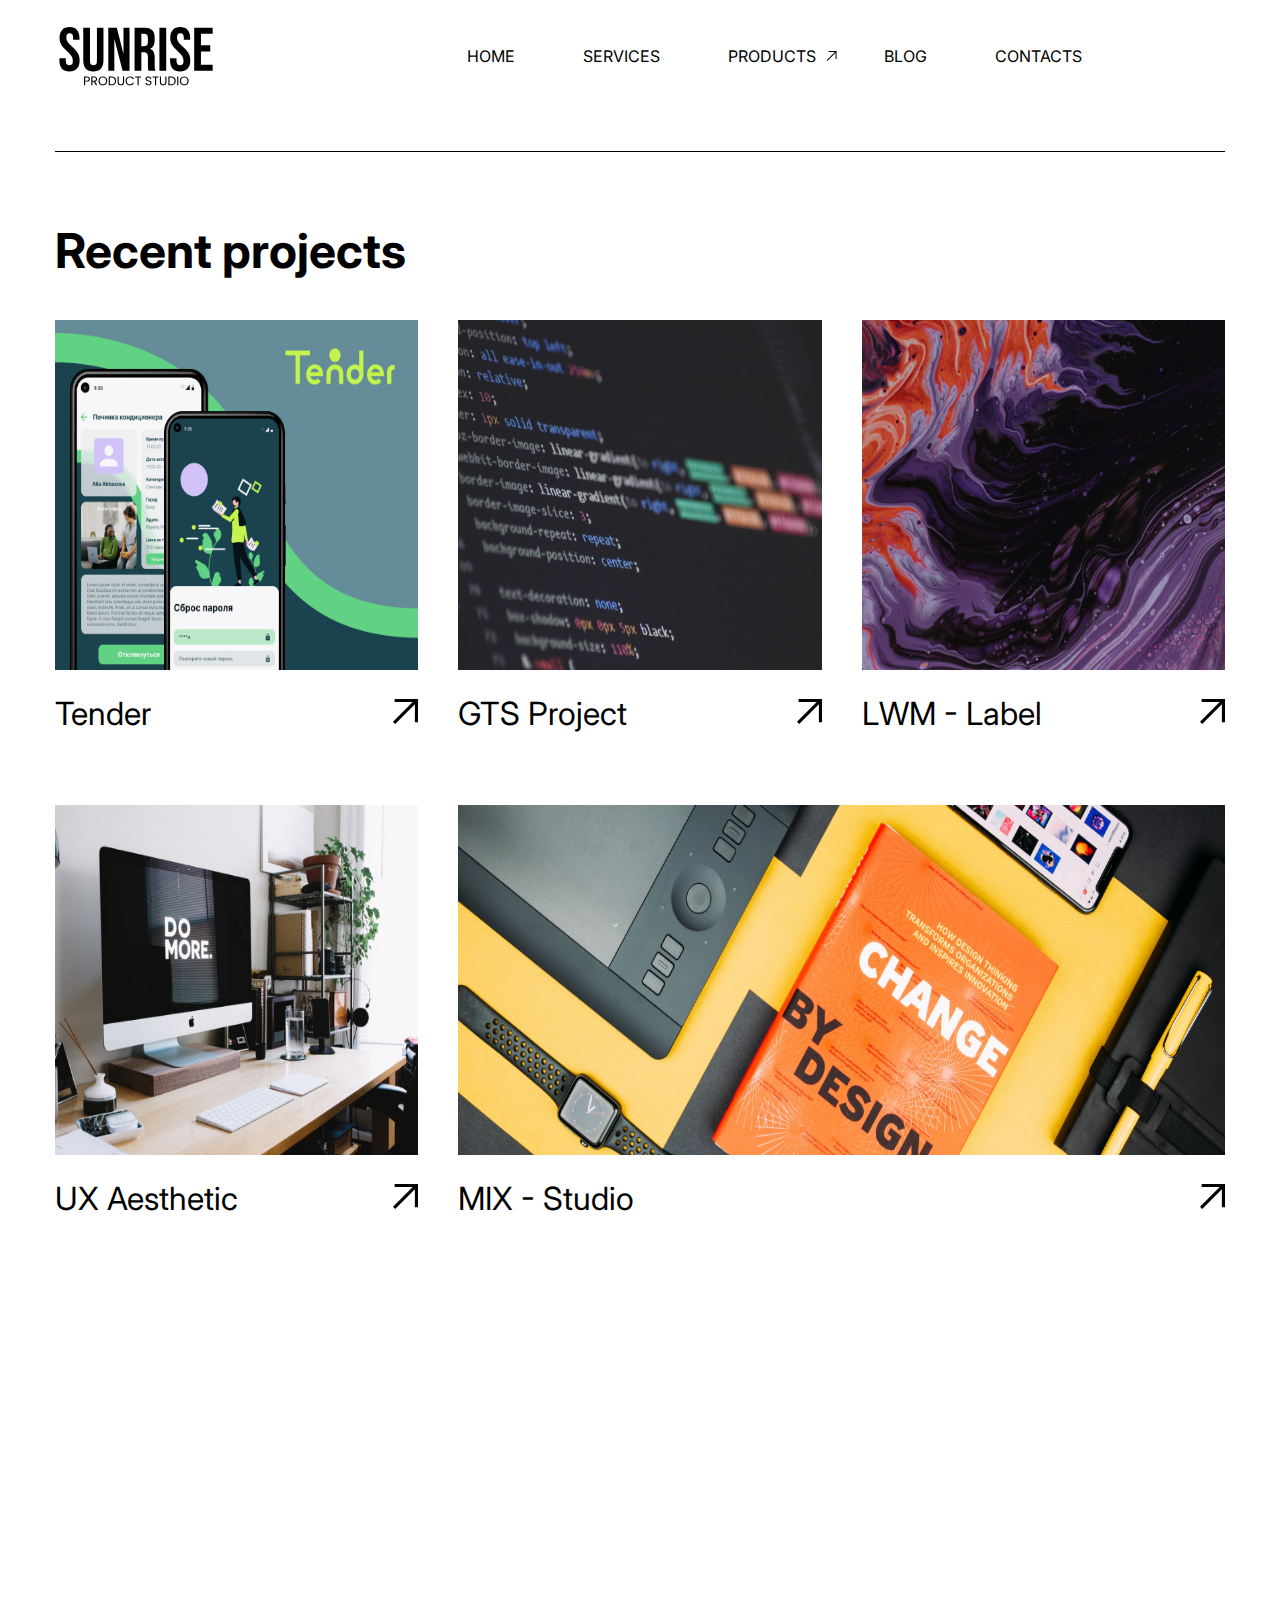
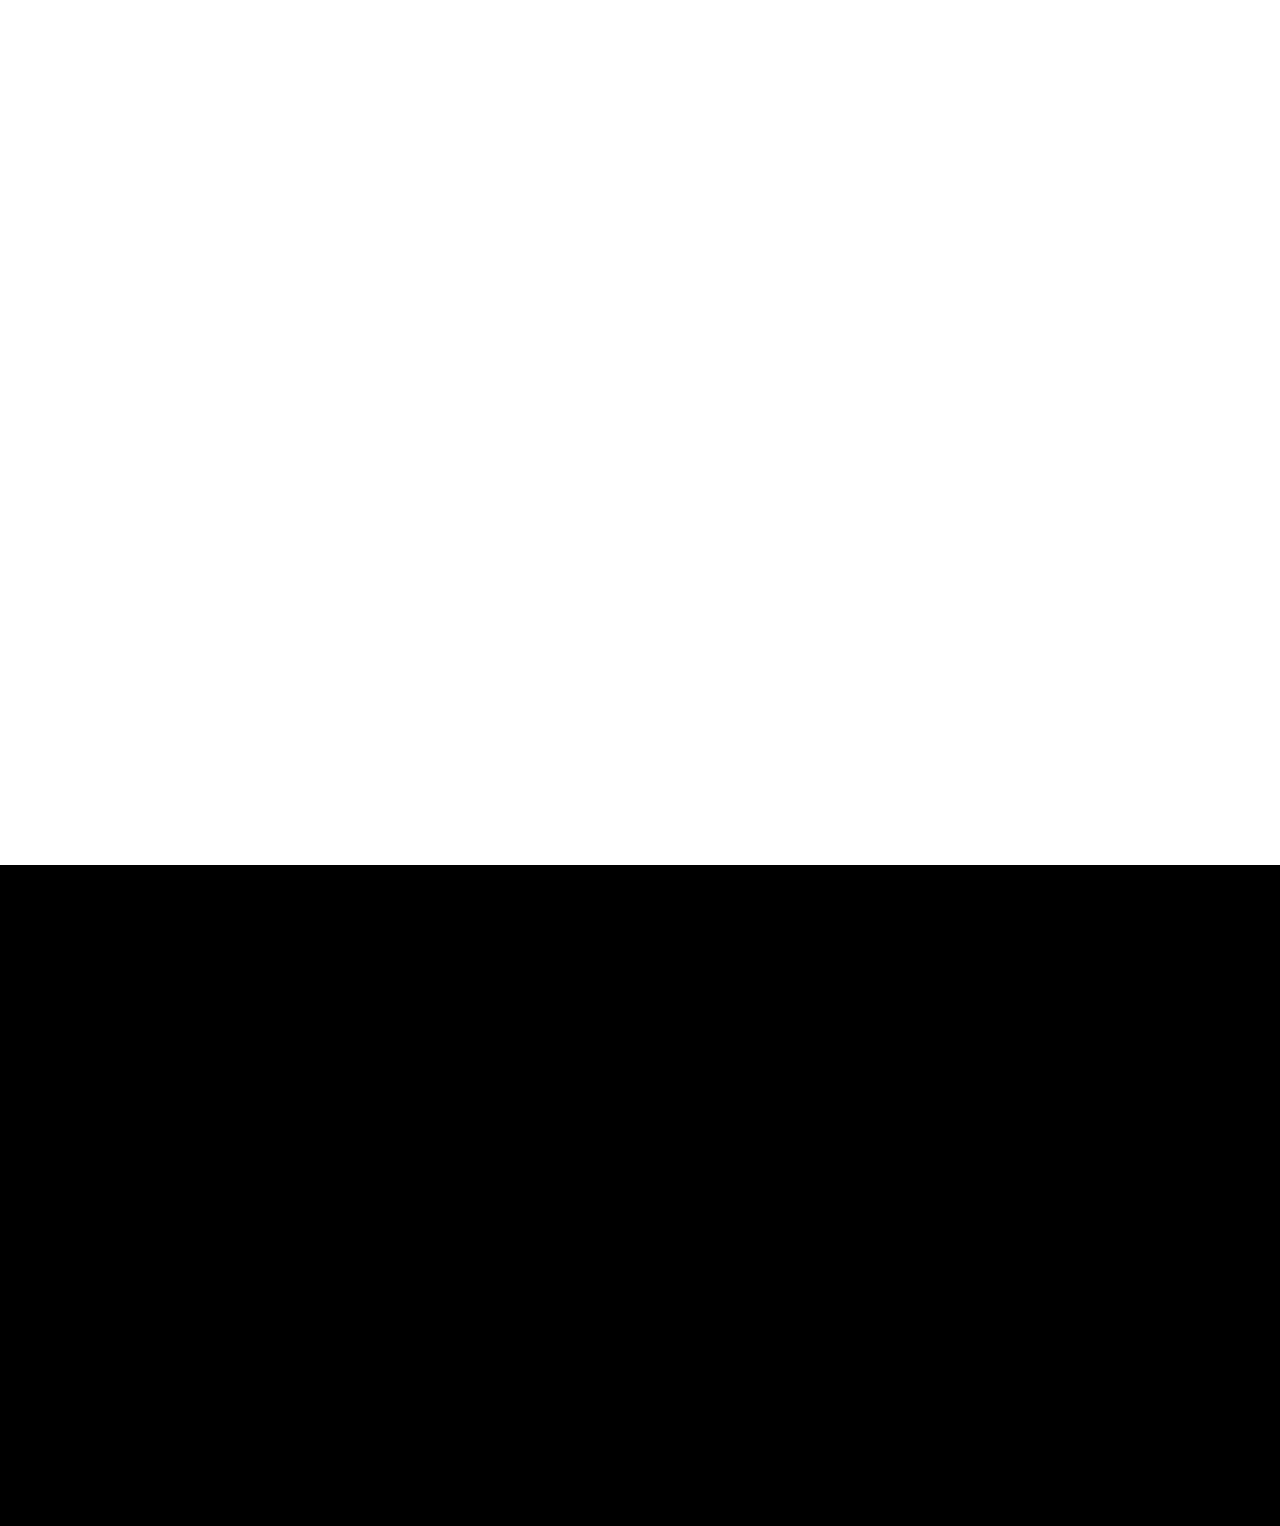
<file: products.html>
<!DOCTYPE html>
<html lang="en">

<head>
    <meta charset="UTF-8">
    <meta http-equiv="X-UA-Compatible" content="IE=edge">
    <meta name="viewport" content="width=device-width, initial-scale=1.0, user-scalable=0">
    <link rel="preconnect" href="https://fonts.googleapis.com">
    <link rel="preconnect" href="https://fonts.gstatic.com" crossorigin>
    <link href="https://fonts.googleapis.com/css2?family=Inter:wght@400;500;700&display=swap" rel="stylesheet">
    <link rel="stylesheet" href="css/products.css">
    <link rel="stylesheet" href="css/media.css">
    <link rel="stylesheet" href="css/products-media.css">
    <link rel="stylesheet" href="https://unpkg.com/swiper@8/swiper-bundle.min.css" />
    <title>Sunrise</title>
</head>

<body>
    <header class="header" id="header">
        <div class="wrapper">
            <div class="header_content">
                <div class="header_logo">
                    <!-- izmeneniya viewBox --> <svg width="163" height="77" viewbox="0 0 163 80" fill="none"
                        xmlns="http://www.w3.org/2000/svg">
                        <path class="fill_logo"
                            d="M11.776 58.64C8.36267 58.64 5.78133 57.68 4.032 55.76C2.28267 53.7973 1.408 51.0027 1.408 47.376L1.408 44.816L8.064 44.816L8.064 47.888C8.064 50.7893 9.28 52.24 11.712 52.24C12.9067 52.24 13.8027 51.8987 14.4 51.216C15.04 50.4907 15.36 49.3387 15.36 47.76C15.36 45.8827 14.9333 44.24 14.08 42.832C13.2267 41.3813 11.648 39.6533 9.344 37.648C6.44267 35.088 4.416 32.784 3.264 30.736C2.112 28.6453 1.536 26.2987 1.536 23.696C1.536 20.1547 2.432 17.424 4.224 15.504C6.016 13.5413 8.61867 12.56 12.032 12.56C15.4027 12.56 17.9413 13.5413 19.648 15.504C21.3973 17.424 22.272 20.1973 22.272 23.824L22.272 25.68L15.616 25.68L15.616 23.376C15.616 21.84 15.3173 20.7307 14.72 20.048C14.1227 19.3227 13.248 18.96 12.096 18.96C9.74933 18.96 8.576 20.3893 8.576 23.248C8.576 24.8693 9.00267 26.384 9.856 27.792C10.752 29.2 12.352 30.9067 14.656 32.912C17.6 35.472 19.6267 37.7973 20.736 39.888C21.8453 41.9787 22.4 44.432 22.4 47.248C22.4 50.9173 21.4827 53.7333 19.648 55.696C17.856 57.6587 15.232 58.64 11.776 58.64ZM36.6765 58.64C33.2632 58.64 30.6605 57.68 28.8685 55.76C27.0765 53.7973 26.1805 51.0027 26.1805 47.376L26.1805 13.2L33.2205 13.2L33.2205 47.888C33.2205 49.424 33.5192 50.5333 34.1165 51.216C34.7565 51.8987 35.6525 52.24 36.8045 52.24C37.9565 52.24 38.8312 51.8987 39.4285 51.216C40.0685 50.5333 40.3885 49.424 40.3885 47.888L40.3885 13.2L47.1725 13.2L47.1725 47.376C47.1725 51.0027 46.2765 53.7973 44.4845 55.76C42.6925 57.68 40.0898 58.64 36.6765 58.64ZM52.1865 13.2L61.0185 13.2L67.8665 40.016L67.9945 40.016L67.9945 13.2L74.2665 13.2L74.2665 58L67.0345 58L58.5865 25.296L58.4585 25.296L58.4585 58L52.1865 58L52.1865 13.2ZM79.499 13.2L89.931 13.2C93.5577 13.2 96.203 14.0533 97.867 15.76C99.531 17.424 100.363 20.0053 100.363 23.504L100.363 26.256C100.363 30.9067 98.827 33.8507 95.755 35.088L95.755 35.216C97.4617 35.728 98.6563 36.7733 99.339 38.352C100.064 39.9307 100.427 42.0427 100.427 44.688L100.427 52.56C100.427 53.84 100.47 54.8853 100.555 55.696C100.64 56.464 100.854 57.232 101.195 58L94.027 58C93.771 57.2747 93.6003 56.592 93.515 55.952C93.4297 55.312 93.387 54.16 93.387 52.496L93.387 44.304C93.387 42.256 93.0457 40.8267 92.363 40.016C91.723 39.2053 90.5923 38.8 88.971 38.8L86.539 38.8L86.539 58L79.499 58L79.499 13.2ZM89.099 32.4C90.507 32.4 91.5523 32.0373 92.235 31.312C92.9603 30.5867 93.323 29.3707 93.323 27.664L93.323 24.208C93.323 22.5867 93.0243 21.4133 92.427 20.688C91.8723 19.9627 90.9763 19.6 89.739 19.6L86.539 19.6L86.539 32.4L89.099 32.4ZM105.311 13.2L112.352 13.2L112.351 58L105.311 58L105.311 13.2ZM126.776 58.64C123.363 58.64 120.781 57.68 119.032 55.76C117.283 53.7973 116.408 51.0027 116.408 47.376L116.408 44.816L123.064 44.816L123.064 47.888C123.064 50.7893 124.28 52.24 126.712 52.24C127.907 52.24 128.803 51.8987 129.4 51.216C130.04 50.4907 130.36 49.3387 130.36 47.76C130.36 45.8827 129.933 44.24 129.08 42.832C128.227 41.3813 126.648 39.6533 124.344 37.648C121.443 35.088 119.416 32.784 118.264 30.736C117.112 28.6453 116.536 26.2987 116.536 23.696C116.536 20.1547 117.432 17.424 119.224 15.504C121.016 13.5413 123.619 12.56 127.032 12.56C130.403 12.56 132.941 13.5413 134.648 15.504C136.397 17.424 137.272 20.1973 137.272 23.824L137.272 25.68L130.616 25.68L130.616 23.376C130.616 21.84 130.317 20.7307 129.72 20.048C129.123 19.3227 128.248 18.96 127.096 18.96C124.749 18.96 123.576 20.3893 123.576 23.248C123.576 24.8693 124.003 26.384 124.856 27.792C125.752 29.2 127.352 30.9067 129.656 32.912C132.6 35.472 134.627 37.7973 135.736 39.888C136.845 41.9787 137.4 44.432 137.4 47.248C137.4 50.9173 136.483 53.7333 134.648 55.696C132.856 57.6587 130.232 58.64 126.776 58.64ZM141.436 13.2L160.637 13.2L160.637 19.6L148.477 19.6L148.477 31.44L158.141 31.44L158.141 37.84L148.477 37.84L148.476 51.6L160.637 51.6L160.637 58L141.436 58L141.436 13.2Z"
                            fill="black" />
                        <path class="fill_logo"
                            d="M33.059 66.591C33.059 67.345 32.799 67.9733 32.279 68.476C31.7677 68.97 30.9833 69.217 29.926 69.217H28.184V73H27.001V63.939H29.926C30.9487 63.939 31.7243 64.186 32.253 64.68C32.7903 65.174 33.059 65.811 33.059 66.591ZM29.926 68.242C30.5847 68.242 31.07 68.099 31.382 67.813C31.694 67.527 31.85 67.1197 31.85 66.591C31.85 65.473 31.2087 64.914 29.926 64.914H28.184V68.242H29.926ZM39.3003 73L37.1423 69.295H35.7123V73H34.5293V63.939H37.4543C38.139 63.939 38.7153 64.056 39.1833 64.29C39.66 64.524 40.0153 64.8403 40.2493 65.239C40.4833 65.6377 40.6003 66.0927 40.6003 66.604C40.6003 67.228 40.4183 67.7783 40.0543 68.255C39.699 68.7317 39.1617 69.048 38.4423 69.204L40.7173 73H39.3003ZM35.7123 68.346H37.4543C38.0957 68.346 38.5767 68.19 38.8973 67.878C39.218 67.5573 39.3783 67.1327 39.3783 66.604C39.3783 66.0667 39.218 65.6507 38.8973 65.356C38.5853 65.0613 38.1043 64.914 37.4543 64.914H35.7123V68.346ZM46.5465 73.091C45.7058 73.091 44.9388 72.896 44.2455 72.506C43.5522 72.1073 43.0018 71.557 42.5945 70.855C42.1958 70.1443 41.9965 69.347 41.9965 68.463C41.9965 67.579 42.1958 66.786 42.5945 66.084C43.0018 65.3733 43.5522 64.823 44.2455 64.433C44.9388 64.0343 45.7058 63.835 46.5465 63.835C47.3958 63.835 48.1672 64.0343 48.8605 64.433C49.5538 64.823 50.0998 65.369 50.4985 66.071C50.8972 66.773 51.0965 67.5703 51.0965 68.463C51.0965 69.3557 50.8972 70.153 50.4985 70.855C50.0998 71.557 49.5538 72.1073 48.8605 72.506C48.1672 72.896 47.3958 73.091 46.5465 73.091ZM46.5465 72.064C47.1792 72.064 47.7468 71.9167 48.2495 71.622C48.7608 71.3273 49.1595 70.907 49.4455 70.361C49.7402 69.815 49.8875 69.1823 49.8875 68.463C49.8875 67.735 49.7402 67.1023 49.4455 66.565C49.1595 66.019 48.7652 65.5987 48.2625 65.304C47.7598 65.0093 47.1878 64.862 46.5465 64.862C45.9052 64.862 45.3332 65.0093 44.8305 65.304C44.3278 65.5987 43.9292 66.019 43.6345 66.565C43.3485 67.1023 43.2055 67.735 43.2055 68.463C43.2055 69.1823 43.3485 69.815 43.6345 70.361C43.9292 70.907 44.3278 71.3273 44.8305 71.622C45.3418 71.9167 45.9138 72.064 46.5465 72.064ZM55.4792 63.939C56.4672 63.939 57.3209 64.1253 58.0402 64.498C58.7682 64.862 59.3229 65.3863 59.7042 66.071C60.0942 66.7557 60.2892 67.5617 60.2892 68.489C60.2892 69.4163 60.0942 70.2223 59.7042 70.907C59.3229 71.583 58.7682 72.103 58.0402 72.467C57.3209 72.8223 56.4672 73 55.4792 73H52.6582V63.939H55.4792ZM55.4792 72.025C56.6492 72.025 57.5419 71.7173 58.1572 71.102C58.7726 70.478 59.0802 69.607 59.0802 68.489C59.0802 67.3623 58.7682 66.4827 58.1442 65.85C57.5289 65.2173 56.6406 64.901 55.4792 64.901H53.8412V72.025H55.4792ZM63.0066 63.939V69.672C63.0066 70.478 63.2016 71.076 63.5916 71.466C63.9903 71.856 64.5406 72.051 65.2426 72.051C65.936 72.051 66.4776 71.856 66.8676 71.466C67.2663 71.076 67.4656 70.478 67.4656 69.672V63.939H68.6486V69.659C68.6486 70.413 68.497 71.05 68.1936 71.57C67.8903 72.0813 67.4786 72.4627 66.9586 72.714C66.4473 72.9653 65.871 73.091 65.2296 73.091C64.5883 73.091 64.0076 72.9653 63.4876 72.714C62.9763 72.4627 62.569 72.0813 62.2656 71.57C61.971 71.05 61.8236 70.413 61.8236 69.659V63.939H63.0066ZM70.1801 68.463C70.1801 67.579 70.3794 66.786 70.7781 66.084C71.1768 65.3733 71.7184 64.8187 72.4031 64.42C73.0964 64.0213 73.8634 63.822 74.7041 63.822C75.6921 63.822 76.5544 64.0603 77.2911 64.537C78.0278 65.0137 78.5651 65.6897 78.9031 66.565H77.4861C77.2348 66.019 76.8708 65.5987 76.3941 65.304C75.9261 65.0093 75.3628 64.862 74.7041 64.862C74.0714 64.862 73.5038 65.0093 73.0011 65.304C72.4984 65.5987 72.1041 66.019 71.8181 66.565C71.5321 67.1023 71.3891 67.735 71.3891 68.463C71.3891 69.1823 71.5321 69.815 71.8181 70.361C72.1041 70.8983 72.4984 71.3143 73.0011 71.609C73.5038 71.9037 74.0714 72.051 74.7041 72.051C75.3628 72.051 75.9261 71.908 76.3941 71.622C76.8708 71.3273 77.2348 70.907 77.4861 70.361H78.9031C78.5651 71.2277 78.0278 71.8993 77.2911 72.376C76.5544 72.844 75.6921 73.078 74.7041 73.078C73.8634 73.078 73.0964 72.883 72.4031 72.493C71.7184 72.0943 71.1768 71.544 70.7781 70.842C70.3794 70.14 70.1801 69.347 70.1801 68.463ZM86.2411 63.939V64.901H83.7711V73H82.5881V64.901H80.1051V63.939H86.2411ZM94.0361 73.091C93.4381 73.091 92.9008 72.987 92.4241 72.779C91.9561 72.5623 91.5878 72.2677 91.3191 71.895C91.0504 71.5137 90.9118 71.076 90.9031 70.582H92.1641C92.2074 71.0067 92.3808 71.3663 92.6841 71.661C92.9961 71.947 93.4468 72.09 94.0361 72.09C94.5994 72.09 95.0414 71.9513 95.3621 71.674C95.6914 71.388 95.8561 71.024 95.8561 70.582C95.8561 70.2353 95.7608 69.9537 95.5701 69.737C95.3794 69.5203 95.1411 69.3557 94.8551 69.243C94.5691 69.1303 94.1834 69.009 93.6981 68.879C93.1001 68.723 92.6191 68.567 92.2551 68.411C91.8998 68.255 91.5921 68.0123 91.3321 67.683C91.0808 67.345 90.9551 66.8943 90.9551 66.331C90.9551 65.837 91.0808 65.3993 91.3321 65.018C91.5834 64.6367 91.9344 64.342 92.3851 64.134C92.8444 63.926 93.3688 63.822 93.9581 63.822C94.8074 63.822 95.5008 64.0343 96.0381 64.459C96.5841 64.8837 96.8918 65.447 96.9611 66.149H95.6611C95.6178 65.8023 95.4358 65.499 95.1151 65.239C94.7944 64.9703 94.3698 64.836 93.8411 64.836C93.3471 64.836 92.9441 64.966 92.6321 65.226C92.3201 65.4773 92.1641 65.8327 92.1641 66.292C92.1641 66.6213 92.2551 66.89 92.4371 67.098C92.6278 67.306 92.8574 67.4663 93.1261 67.579C93.4034 67.683 93.7891 67.8043 94.2831 67.943C94.8811 68.1077 95.3621 68.2723 95.7261 68.437C96.0901 68.593 96.4021 68.84 96.6621 69.178C96.9221 69.5073 97.0521 69.958 97.0521 70.53C97.0521 70.972 96.9351 71.388 96.7011 71.778C96.4671 72.168 96.1204 72.4843 95.6611 72.727C95.2018 72.9697 94.6601 73.091 94.0361 73.091ZM104.37 63.939V64.901H101.9V73H100.717V64.901H98.234V63.939H104.37ZM106.983 63.939V69.672C106.983 70.478 107.178 71.076 107.568 71.466C107.967 71.856 108.517 72.051 109.219 72.051C109.913 72.051 110.454 71.856 110.844 71.466C111.243 71.076 111.442 70.478 111.442 69.672V63.939H112.625V69.659C112.625 70.413 112.474 71.05 112.17 71.57C111.867 72.0813 111.455 72.4627 110.935 72.714C110.424 72.9653 109.848 73.091 109.206 73.091C108.565 73.091 107.984 72.9653 107.464 72.714C106.953 72.4627 106.546 72.0813 106.242 71.57C105.948 71.05 105.8 70.413 105.8 69.659V63.939H106.983ZM117.42 63.939C118.408 63.939 119.261 64.1253 119.981 64.498C120.709 64.862 121.263 65.3863 121.645 66.071C122.035 66.7557 122.23 67.5617 122.23 68.489C122.23 69.4163 122.035 70.2223 121.645 70.907C121.263 71.583 120.709 72.103 119.981 72.467C119.261 72.8223 118.408 73 117.42 73H114.599V63.939H117.42ZM117.42 72.025C118.59 72.025 119.482 71.7173 120.098 71.102C120.713 70.478 121.021 69.607 121.021 68.489C121.021 67.3623 120.709 66.4827 120.085 65.85C119.469 65.2173 118.581 64.901 117.42 64.901H115.782V72.025H117.42ZM124.973 63.939V73H123.79V63.939H124.973ZM131.097 73.091C130.257 73.091 129.49 72.896 128.796 72.506C128.103 72.1073 127.553 71.557 127.145 70.855C126.747 70.1443 126.547 69.347 126.547 68.463C126.547 67.579 126.747 66.786 127.145 66.084C127.553 65.3733 128.103 64.823 128.796 64.433C129.49 64.0343 130.257 63.835 131.097 63.835C131.947 63.835 132.718 64.0343 133.411 64.433C134.105 64.823 134.651 65.369 135.049 66.071C135.448 66.773 135.647 67.5703 135.647 68.463C135.647 69.3557 135.448 70.153 135.049 70.855C134.651 71.557 134.105 72.1073 133.411 72.506C132.718 72.896 131.947 73.091 131.097 73.091ZM131.097 72.064C131.73 72.064 132.298 71.9167 132.8 71.622C133.312 71.3273 133.71 70.907 133.996 70.361C134.291 69.815 134.438 69.1823 134.438 68.463C134.438 67.735 134.291 67.1023 133.996 66.565C133.71 66.019 133.316 65.5987 132.813 65.304C132.311 65.0093 131.739 64.862 131.097 64.862C130.456 64.862 129.884 65.0093 129.381 65.304C128.879 65.5987 128.48 66.019 128.185 66.565C127.899 67.1023 127.756 67.735 127.756 68.463C127.756 69.1823 127.899 69.815 128.185 70.361C128.48 70.907 128.879 71.3273 129.381 71.622C129.893 71.9167 130.465 72.064 131.097 72.064Z"
                            fill="black" />
                    </svg>
                </div>
                <div class="header_burger">
                    <span></span>
                </div>
                <nav class="header_nav navbar">
                    <ul class="header_nav_menu menu">
                        <li class="menu__item active">
                            <a class="a_link" href="index.html">home</a>
                            <span class="span_link">
                                <!-- izmeneniya --> <svg width="11" height="10" viewbox="0 0 11 10" fill="none"
                                    xmlns="http://www.w3.org/2000/svg">
                                    <path
                                        d="M2 1L8.29834 1L0.105957 9.19239L0.813063 9.8995L9 1.71256L9 8H10V0.712558L10.0055 0.707107L10 0.701656V0H2V1Z"
                                        fill="black" />
                                </svg>
                            </span>
                        </li>
                        <li class="menu__item">
                            <a class="a_link" href="services.html">services</a>
                            <span class="span_link">
                                <!-- izmeneniya --> <svg width="11" height="10" viewbox="0 0 11 10" fill="none"
                                    xmlns="http://www.w3.org/2000/svg">
                                    <path
                                        d="M2 1L8.29834 1L0.105957 9.19239L0.813063 9.8995L9 1.71256L9 8H10V0.712558L10.0055 0.707107L10 0.701656V0H2V1Z"
                                        fill="black" />
                                </svg>
                            </span>
                        </li>
                        <li class="menu__item">
                            <a class="a_link menu__item-link" href="products.html">products</a>
                            <span class="span_link_active">
                                <!-- izmeneniya --> <svg width="11" height="10" viewbox="0 0 11 10" fill="none"
                                    xmlns="http://www.w3.org/2000/svg">
                                    <path
                                        d="M2 1L8.29834 1L0.105957 9.19239L0.813063 9.8995L9 1.71256L9 8H10V0.712558L10.0055 0.707107L10 0.701656V0H2V1Z"
                                        fill="black" />
                                </svg>
                            </span>
                        </li>
                        <li class="menu__item">
                            <a class="a_link menu__item-link" href="blog.html">blog</a>
                            <span class="span_link">
                                <!-- izmeneniya --> <svg width="11" height="10" viewbox="0 0 11 10" fill="none"
                                    xmlns="http://www.w3.org/2000/svg">
                                    <path
                                        d="M2 1L8.29834 1L0.105957 9.19239L0.813063 9.8995L9 1.71256L9 8H10V0.712558L10.0055 0.707107L10 0.701656V0H2V1Z"
                                        fill="black" />
                                </svg>
                            </span>
                        </li>
                        <li class="menu__item menu__item-link">
                            <a class="a_link" href="contacts.html">contacts</a>
                            <span class="span_link">
                                <!-- izmeneniya --> <svg width="11" height="10" viewbox="0 0 11 10" fill="none"
                                    xmlns="http://www.w3.org/2000/svg">
                                    <path
                                        d="M2 1L8.29834 1L0.105957 9.19239L0.813063 9.8995L9 1.71256L9 8H10V0.712558L10.0055 0.707107L10 0.701656V0H2V1Z"
                                        fill="black" />
                                </svg>
                            </span>
                        </li>
                    </ul>
                </nav>
            </div>
            <!-- <div class="services_line"></div> -->
        </div>
    </header>
    <div class="wrapper">
        <div class="services_line"></div>
    </div>
    <main>
        <section class="grid">
            <div class="wrapper">
                <div class="grid__content">
                    <h1 class="grid__head titan">Recent projects</h1>
                    <div class="grid__row">
                        <div class="grid__row-item grid__row-item1 titan">
                            <div class="grid__img">
                                <img src="./img/recent-1.jpg" alt="Tender">
                            </div>
                            <div class="grid__box">
                                <div class="grid__text">Tender</div>
                                <div class="grid__icon">
                                    <img src="./img/product_union.svg" alt="icon">
                                </div>
                            </div>
                        </div>
                        <div class="grid__row-item grid__row-item2 titan">
                            <div class="grid__img">
                                <img src="./img/recent-2.jpg" alt="Tender">
                            </div>
                            <div class="grid__box">
                                <div class="grid__text">GTS Project</div>
                                <div class="grid__icon">
                                    <img src="./img/product_union.svg" alt="icon">
                                </div>
                            </div>
                        </div>
                        <div class="grid__row-item grid__row-item3 titan">
                            <div class="grid__img">
                                <img src="./img/recent-3.jpg" alt="Tender">
                            </div>
                            <div class="grid__box">
                                <div class="grid__text">LWM - Label</div>
                                <div class="grid__icon">
                                    <img src="./img/product_union.svg" alt="icon">
                                </div>
                            </div>
                        </div>
                        <div class="grid__row-item grid__row-item4 titan">
                            <div class="grid__img">
                                <img src="./img/recent-4.jpg" alt="Tender">
                            </div>
                            <div class="grid__box">
                                <div class="grid__text">UX Aesthetic</div>
                                <div class="grid__icon">
                                    <img src="./img/product_union.svg" alt="icon">
                                </div>
                            </div>
                        </div>
                        <div class="grid__row-item grid__row-item5 titan">
                            <div class="grid__img">
                                <img src="./img/recent-5.jpg" alt="Tender">
                            </div>
                            <div class="grid__box">
                                <div class="grid__text">MIX - Studio</div>
                                <div class="grid__icon">
                                    <img src="./img/product_union.svg" alt="icon">
                                </div>
                            </div>
                        </div>
                        <div class="grid__row-item grid__row-item6 titan">
                            <div class="grid__img">
                                <img src="./img/recent-6.jpg" alt="Tender">
                            </div>
                            <div class="grid__box">
                                <div class="grid__text">Festive</div>
                                <div class="grid__icon">
                                    <img src="./img/product_union.svg" alt="icon">
                                </div>
                            </div>
                        </div>
                        <div class="grid__row-item grid__row-item7 titan">
                            <div class="grid__img">
                                <img src="./img/recent-7.jpg" alt="Tender">
                            </div>
                            <div class="grid__box">
                                <div class="grid__text">La Fiyera</div>
                                <div class="grid__icon">
                                    <img src="./img/product_union.svg" alt="icon">
                                </div>
                            </div>
                        </div>
                        <div class="grid__row-item grid__row-item8 titan">
                            <div class="grid__img">
                                <img src="./img/recent-8.jpg" alt="Tender">
                            </div>
                            <div class="grid__box">
                                <div class="grid__text">R-Keeper</div>
                                <div class="grid__icon">
                                    <img src="./img/product_union.svg" alt="icon">
                                </div>
                            </div>
                        </div>
                        <div class="grid__row-item grid__row-item9 titan">
                            <div class="grid__img">
                                <img src="./img/recent-9.jpg" alt="Tender">
                            </div>
                            <div class="grid__box">
                                <div class="grid__text">ANDROMEDA</div>
                                <div class="grid__icon">
                                    <img src="./img/product_union.svg" alt="icon">
                                </div>
                            </div>
                        </div>
                        <div class="grid__row-item grid__row-item10 titan">
                            <div class="grid__img">
                                <img src="./img/recent-10.jpg" alt="Tender">
                            </div>
                            <div class="grid__box">
                                <div class="grid__text">Womena</div>
                                <div class="grid__icon">
                                    <img src="./img/product_union.svg" alt="icon">
                                </div>
                            </div>
                        </div>
                    </div>
                </div>
            </div>
        </section>
    </main>

    <footer class="footer">
        <div class="wrapper">
            <div class="footer_content">
                <div class="footer_logo titan">
                    <img src="./img/product_footer-logo.svg" alt="logo">
                </div>
                <div class="footer_links titan">
                    <div class="footer_links_up">
                        <div class="footer_links_quick">
                            <div class="footer_links_contact">
                                <h3>Quick Links</h3>
                                <a href="index.html">home</a>
                                <a href="services.html">services</a>
                                <a href="products.html">products</a>
                                <a href="blog.html">blog</a>
                                <a href="contacts.html">contacts</a>
                            </div>
                            <div class="footer_links_contact">
                                <h3>Follow Us</h3>
                                <a href="#">twitter</a>
                                <a href="#">Instagram</a>
                                <a href="#">github</a>
                                <a href="#">linkedin</a>
                            </div>
                        </div>
                        <div class="footer_links_prtotect titan">
                            <div class="protect_back_btn">
                                <h1>BACK TO
                                    THE TOP</h1>
                                <a href="#" class="back_btn">
                                    <!-- izmeneniya --> <svg width="107" height="108" viewbox="0 0 107 108" fill="none"
                                        xmlns="http://www.w3.org/2000/svg">
                                        <path
                                            d="M46.3898 25.8299L9.59217 62.9714L0.703839 54L53.5 0.710424L106.296 54L97.4078 62.9714L60.6102 25.8299L59.7551 24.9667L59.7551 26.1818L59.7551 107.5L47.245 107.5L47.2449 26.1818L47.2449 24.9667L46.3898 25.8299Z"
                                            fill="white" stroke="white" />
                                    </svg>
                                </a>
                            </div>
                            <div class="protect_capthcha titan">
                                This site is protected by reCAPTHCHA and the <a href="#">Google Privacy Policy</a> and
                                <a href="#">Terms of Service apply</a>.
                            </div>
                        </div>
                    </div>
                    <div class="footer_links_down">
                        <div class="footer_line titan"></div>
                        <div class="footer_rights titan">
                            <p>©Sunrise, LLC 2022. All Rights Resevered</p>
                            <a href="#">Privacy Policy</a>
                        </div>
                    </div>
                </div>
            </div>
        </div>
    </footer>
</body>
<script src="https://ajax.googleapis.com/ajax/libs/jquery/3.6.0/jquery.min.js"></script>
<script>
    $(document).ready(function () {
        var body = $("body");
        body.fadeIn(1000);
        $(document).on("click", "a:not([href^='#']):not([href^='tel']):not([href^='mailto'])", function (e) {
            e.preventDefault();
            $("body").fadeOut(1000);
            var self = this;
            setTimeout(function () {
                window.location.href = $(self).attr("href");
            }, 1000);
        });
    });
</script>
<script src="./js/script.js"></script>
<script src="./js/scroll.js"></script>
<script src="./js/script_2.js"></script>
<script src="./js/burger.js"></script>
<script src="./js/back.js"></script>

</html>
</file>
<file: css/index.css>
*{
    margin: 0;
    padding: 0;
    box-sizing: border-box;
}

a{
    text-decoration: none;
}

li{
    list-style: none;
}

div{
    display: block;
}

body{
    font-family: 'Inter', sans-serif;
    background-color: #BCDBE4;
    padding: 0;
    margin: 0;
    /*
    -webkit-touch-callout: none;
    -webkit-user-select: none;  
    -khtml-user-select: none;    
    -moz-user-select: none;      
    -ms-user-select: none;     
    user-select: none;*/
    -webkit-tap-highlight-color: rgba(255, 255, 255, 0) !important; 
    -webkit-focus-ring-color: rgba(255, 255, 255, 0) !important; 
    outline: none !important;
}

::-webkit-scrollbar {
    width: 10px;
    height: 10px;
}

html ::-webkit-scrollbar-button {
    display: none;
}

html ::-webkit-scrollbar-thumb {
    background-color: #ff9380;
    border-radius: none;
}

html ::-webkit-scrollbar-track-piece {
    background-color: transparent;
}

.wrapper{
    width: 100%;
    max-width: 1770px;
    margin: 0 auto;
    padding: 0 25px;
}

/*HEADER START*/

.header{
    background-color: #BCDBE4;
    padding-top: 39px;
    /*position: absolute;  */
    width: 100%;  
    padding-bottom: 39px;
}

.header_content{
    display: flex;
    align-items: center;
    color: #000;
}

.header_nav{
    /*margin-left: 270px;*/
    margin: 0 auto;
    transform: translateX(-10%);
}

.header_nav_menu{
    display: inline-flex;
}

.header_nav_menu li{
    margin-left: 67px; /*42+25*/
    display: inline-flex;
    flex-wrap: wrap;
}

.header_nav_menu li:first-child{
    margin-left: 0;
}

.span_link_active{
    opacity: 1;
    display: flex;
    align-items: center;
    margin-left: 10px;
}

.span_link{
    opacity: 0;
    display: flex;
    align-items: center;
    margin-left: 10px;
    transition: all 0.3s ease;
}

.a_link:hover + .span_link{
    opacity: 1;
}

.header_nav_menu a{
    color: #000;
    text-transform: uppercase;
    font-weight: 500;
    font-size: 20px;
    line-height: 24px;
}

.header_fixed{
    position: fixed;
    left: 0;
    top: 0;
    width: 100%;
    background-color: #000;
    animation-name: show_header;
    animation-duration: 0.5s;
    z-index: 300;
    padding: 30px 0;
}

.header_fixed a{
    color: #fff;
}

.header_fixed .fill_good{
    fill: #fff;
}

.header_fixed .fill_logo{
    fill: #fff;
}

@keyframes show_header{
    0%{
        opacity: 0;
        top: -80px;
    }
    100%{
        opacity: 1;
        top: 0;
    }
}

/*BURGER START*/

.header_burger{
    display: none;
    cursor: pointer;
}

/*BURGER END*/

/*HEADER END*/

.intro{
    /*left: 50%;
    transform: translateX(-50%);*/
    text-align: center;
    user-select: none;
}

.intro_img{
    transform: translateY(350px);
    transition: all 5s ease;
    transition-delay: 1s;
}

.intro_img.active{
    transform: translateY(0);
}

/*HERO*/

.hero{
    position: relative;
    margin-top: -300px;
    background-color: #000;
    padding-bottom: 125px;
}

.hero_content{
    color: #fff;
}

.hero_title{
    max-width: 848px;
    position: relative;
    color: #fff;
    top: -106px;
    margin-bottom: 115px;
    opacity: 0;
    transform: translateY(20px);
    transition: all 1s ease;
}

.hero_title h1{
    font-weight: 500;
    font-size: 125px;
    text-transform: uppercase;
    line-height: 121px;
}

.hero_title span{
    color: #000;
}

.hero_text{
    display: flex;
    opacity: 0;
    transform: translateY(20px);
    transition: all 1s ease;
}

.hero_text_help{
    width: 33.333333333%;
}

.hero_text_p{
    max-width: 1177px;
    text-align: right;
}

.hero_text_p p{
    font-size: 32px;
    line-height: 39px;
}

/*SERVICES START*/

.services{
    padding-top: 144px;
    background-color: #000;
    position: relative;
    z-index: 23;
}

.services_content{
    color: #fff;
}

.service_title h1{
    font-weight: bold;
    font-style: normal;
    font-size: 58px;
    line-height: 70px;
   /* margin-bottom: 70px;*/
}

.service_page{
    display: flex;
    justify-content: flex-end;
    margin-bottom: 20px;
}


.service_page p{
    text-transform: uppercase;
    font-weight: 400;
    font-size: 25px;
    line-height: 30px;
    margin-right: 4px;
}

.service_line{
    width: 100%;
    border: 1px solid #FFFFFF;
}
.services{
    padding-top: 144px;
    background-color: #000;
}

.services_content{
    color: #fff;
}

.service_title{
    font-weight: bold;
    font-style: normal;
    font-size: 75px;
    line-height: 91px;
    margin-bottom: 70px;
    opacity: 0;
    transform: translateY(20px);
    transition: all 1s ease;
}

.service_page{
    display: flex;
    justify-content: flex-end;
    margin-bottom: 20px;
    opacity: 0;
    transform: translateY(20px);
    transition: all 1s ease;
}

.service_page_a{
    color: #fff;
    text-transform: uppercase;
    font-weight: 400;
    font-size: 25px;
    line-height: 30px;
    margin-right: 10px;
    letter-spacing: 0.04em;
    transition: all 0.5s ease;
}


.service_page_a:hover, .companies_page_a:hover{
    background:-webkit-linear-gradient(45deg, #ff007a, #ffffff);
    -webkit-background-clip: text;
    -webkit-text-fill-color: transparent;
}

.service_page_img svg, .companies_page_img svg{
    transform: rotate(0deg);
    transition: all 0.5s;
}

.service_page_a:hover + .service_page_img svg{
    transform: rotate(45deg);
}

.service_page_a:active, .companies_page_a:active{
    background:-webkit-linear-gradient(45deg, #ff007a, #ff003d);
    -webkit-background-clip: text;
    -webkit-text-fill-color: transparent;
    transition: all 0.5s ease;
}

.service_page_a:active + .service_page_img .fill_sp{
    fill: #ff003d;
    transition: all 0.5s ease;
}

/*
.service_page a:hover{
    transform: rotate(5deg);
}

.service_page a img:hover{
    transform: rotate(45deg);
}
*/

.service_line{
    max-width: 100%;
    border: 1px solid #FFFFFF;
    opacity: 0;
    transform: translateY(20px);
    transition: all 1s ease;
}


.service_accordion{
    display: flex;
    justify-content: space-between;
    align-items: center;
    padding: 95px 0;
    opacity: 0;
    transform: translateY(20px);
    transition: all 1s ease;
}



.accordion_title{
    font-weight: 500;
    font-size: 39px;
    line-height: 47px;
    min-width: 35%;
    white-space: nowrap;
}

.accordion_block{
    display: flex;
    flex: 1 1 auto;
    flex-direction: row;
}

.accordion_text{
    font-size: 18px;
    line-height: 22px;
    /*width: 573px;*/
    font-weight: 400;
}

.accordion_text p{
    max-width: 573px;
}

.accordion_strelka img{
    cursor: pointer;
    transition: 0.3s;
    transform-origin: 0 100%;
}

.accordion_strelka img:hover{
    transform: scale(1.3);
}



/*SERVICES END*/

/*COMPANIES START*/

.companies{
    background-color: #000;
    color: #fff;

}

.companies_content{
    display: block;
}

.companies_title{
    max-width: 379px;
    opacity: 0;
    transform: translateY(20px);
    transition: all 1s ease;
    /*padding-top: 96px;*/
}

.companies_title h2{
    text-transform: uppercase;
    font-weight: 500;
    font-size: 75px;
    line-height: 86px;
}

.companies_title span{
    color: #ff003d;
}

.companies_pocket{
    display: flex;
    align-items: center;
    padding-top: 96px;
    margin-bottom: 80px;
    /*padding-top: 177px;
    margin-left: 178px;*/
}

.companies_text{
    max-width: 741px;
    opacity: 0;
    transform: translateY(20px);
    transition: all 1s ease;
    margin-left: 10%;
}
.companies_text p{
    font-size: 30px;
    line-height: 46px;
}

.companies_cards{
    display: grid;
    grid-template-columns: auto auto auto auto;
    grid-column-gap: 86px;
    grid-row-gap: 69px;
    opacity: 0;
    margin-bottom: 335px;
    transform: translateY(20px);
    transition: all 1s ease;
}

.companies_card{
    cursor: pointer;
    text-align: center;
}

.companies_card p{
    text-transform: uppercase;
    align-items: center;
    color: #000;
    font-weight: 500;
    font-size: 30.315px;
    line-height: 36px;
    background-color: #fff;
    padding: 28px;
}

.companies_page{
    text-transform: uppercase;
    font-size: 25px;
    line-height: 30px;
    color: #fff;
    display: flex;
    align-items: center;
    justify-content: flex-end;
    opacity: 0;
    transform: translateY(20px);
    transition: all 1s ease;
}

.companies_page_a{
    margin-right: 10px;
}

.companies_page_img svg{
    transform: rotate(0deg);
    transition: all 0.3s;
}

.companies_page_a{
    transition: all 0.3s ease;
}


.companies_page_a:hover + .companies_page_img svg{
    transform: rotate(45deg);
}

.companies_page_a:active + .companies_page_img .fill_cm{
    fill: #ff003d;
    transition: all 0.5s ease;
}

/*COMPANIES END*/

/*SLIDER START*/
.slider{
    background-color: #fff;
    padding-bottom: 221px;
}


.slider_title{
    max-width: fit-content;
    position: relative;
    color: #fff;
    top: -78px;
    margin-bottom: 115px;
    opacity: 0;
    transform: translateY(20px);
    transition: all 1s ease;
}

.slider_title h1{
    font-weight: 500;
    font-size: 90px;
    line-height: 102.02%;
    text-transform: uppercase;
    letter-spacing: 0.04em;
}

.slider_title span{
    color: #000;
    white-space: nowrap;
}

.span_1{
    color: #000;
}

.swiper{
    opacity: 0;
    transform: translateY(20px); 
    transition: all 1s ease;  
}

.slider_swiper{
    margin-left: 100px;
}

.swiper-slide{
    overflow: hidden;
}

.swiper-slide-hide__block{
    user-select: none;
    display: flex;
    justify-content: space-between;
    align-items: center;
    position: absolute;
    bottom: 0;
    right: 0;
    left: 0;
    padding: 38px 40px;
    background-color: #000;
    transform: translateY(100%);
    transition: all 0.3s ease;
    
}

.swiper-slide-hide__block-title{
    font-size: 20px;
    color: #fff;
}

.swiper-slide img{
    width: 100%;
    transition: all 0.3s ease;
}

.swiper-slide img:hover{
    transform: rotate(-4deg) scale(1.15);
}

.swiper-slide img:hover + .swiper-slide-hide__block{
    transform: translateY(0%);
}

.slider-buttons{
    position: absolute;
    left: 70%;
    user-select: none;
    opacity: 0;
    transform: translateY(20px);
    transition: all 1s ease;
}

.swiper-button-prev p{
    color: #000;
    font-style: normal;
    font-weight: normal;
    font-size: 40px;
    line-height: 48px;
    text-transform: uppercase;
    position: absolute;
    margin-bottom: 150px;
    transition: 0.3s ease;
}

.swiper-button-next p{
    color: #000;
    font-style: normal;
    font-weight: normal;
    font-size: 40px;
    line-height: 48px;
    text-transform: uppercase;
    margin-bottom: 150px;
    /*margin-left: 1000px;*/
    margin-left: 550px;
    transition: 0.3s ease;
}

.swiper-button-prev p:hover {
    color: gray;
}

.swiper-button-next p:hover {
    color: gray;
}

.swiper-button-next::after {
    display: none;
}

.swiper-button-prev::after {
    display: none;
}

/*SLIDER END*/

/*CONTACT START*/

.contact{
    background-color: #fff;
    padding-bottom: 203px;
}

.contact_content{
    display: flex;
    justify-content: space-between;
    align-items: center;
    gap: 7%;
}

.contact_text{
    color: #000;
    max-width: 487px;
}

.contact_text_h1{
    text-transform: uppercase;
    font-style: normal;
    font-weight: 500;
    font-size: 100px;
    line-height: 121px;
    margin-bottom: 96px;
    opacity: 0;
    transform: translateY(20px);
    transition: all 1s ease;
}

.contact_text_p{
    font-style: normal;
    font-weight: normal;
    font-size: 15px;
    line-height: 18px;
    margin-bottom: 127px;
    opacity: 0;
    transform: translateY(20px);
    transition: all 1s ease;
}

.contact_link{
    opacity: 0;
    transform: translateY(20px);
    transition: all 1s ease;
}

.contact_link a{
    display: block;
    color:#000;
    line-height: 35px;
}

.contact_link a:first-child{
    font-style: normal;
    font-weight: normal;
    font-size: 20px;
}

.contact_link a:last-child{
    font-style: normal;
    font-weight: normal;
    font-size: 50px;
    text-transform: uppercase;
}

.contact_form{
    width: 1100px;
    background: url(..//img/ellips_con.png) no-repeat right top, #000;
    color: #fff;
    padding: 0 78px;
    padding-bottom: 97px;
    padding-top: 78px;
    opacity: 0;
    transform: translateY(20px);
    transition: all 1s ease;
}

.contact_form_h1{
    text-transform: none;
    font-weight: 500;
    font-size: 75px;
    line-height: 121px;
    padding-bottom: 0;
    opacity: 0;
    transform: translateY(20px);
    transition: all 1s ease;
}

.form_item{
    opacity: 0;
    transform: translateY(20px);
    transition: all 1s ease;
}

.form_input{
    width: 100%;
    background-color: transparent;
    border: 0;
    border-bottom: 1px solid white;
    outline: none;
    padding: 47px 0 20px 0;
    color: #fff;
    font-size: 20px;
    margin-bottom: 57px;
}

.form_input:focus{
    border-bottom: 1px solid #a3a3a3;
}

.form_input::placeholder{
    font-family: Inter;
    font-style: normal;
    font-weight: normal;
    font-size: 20px;
    line-height: 24px;
    color: white;
    transition: all 0.5s ease;
    
}

.form_input:focus::placeholder { 
    font-size: 15px; 
    transform: translateY(-25px);
}

textarea{
    font-family: Inter;
    font-style: normal;
    font-weight: normal;
    resize: none;
}

.form_label textarea{
    width: 100%;
    resize: none;   
}


.form_button{
    outline: none;
    margin-top: 21px;
    display: flex;
    justify-content: center;
    align-items: center;
    font-style: normal;
    font-weight: 500;
    font-size: 30px;
    text-transform: uppercase;
    line-height: 36px;
    padding: 12px 22px 12px 12px;
    cursor: pointer;
    background-color: #fff;
    border: 1px solid #fff;
    transition: all 0.3s ease;
}

.form_button_svg{
    margin-left: 10px;
    display: flex;
    align-items: center;
    transition: all 0.3s ease;
}

.fill_form{
    transform-origin: 50% 50%;
    transform: rotate(0deg);
    transition: all 0.3s ease;
    
}

.form_button:hover{
    background-color: #ff003d;
    border: 1px solid #ff003d;
    color: #fff;
}

.form_button:hover .fill_form{
    fill: #fff;
}

.form_button:hover .form_button_svg{
    transform: rotate(45deg);
}

/*
.form_button:hover *{
    fill: white;
    transform: rotate(45deg);
    transition: all 0.3s ease;
}


.form_button:hover{
    color: #fff;
    background-color: red;
    border: 1px solid red;
}
*/

.contact_form label.error {
    font-size: 0.8em;
    color: #ff003d;
    font-weight: bold;
    display: block;
    margin-left: 215px;
}
.contact_form  input.error, .contact_form select.error  {
    background: #FFA9B8;
    border-bottom: 1px solid #ff003d;
}

.form *{
    outline: none;
}

.form_input._error{
    border-bottom: 1px solid #ff003d;
    transition: all 0.5s ease 0s;
}

/*CONTACT END*/

.footer{
    background-color: #BCDBE4;
   
}

.footer_logo{
    opacity: 0;
    transform: translateY(20px);
    transition: all 1s ease;
}

.footer_content{
    display: flex;
    justify-content: space-between;
    align-items: center;
    padding-top: 76px;
    padding-bottom: 90px;
    gap: 5%;
}

.footer_links{
    /*width: 1470px;*/
    opacity: 0;
    transform: translateY(20px);
    transition: all 1s ease;
}

.footer_links_up{
    display: flex;
    padding-bottom: 41px;
}

.footer_links_quick{
    display: flex;
}

.footer_links_img{
    display: none;
}

.footer_links_contact{
    display: block;
    margin-left: 200px; /*200*/
}

.footer_links_contact h3{
    font-style: normal;
    font-weight: 500;
    font-size: 20px;
    line-height: 100%;
    margin-bottom: 29px;
    white-space: nowrap;
}

.footer_links_contact a{
    display: table;
    color: #000000;
    font-weight: normal;
    font-size: 16px;
    line-height: 1.5;
    text-transform: uppercase;
    margin-bottom: 16px;
    
    background-image: linear-gradient(currentColor, currentColor);
    background-position: center bottom;
    background-repeat: no-repeat;
    background-size: 0% 1px;
    transition: background-size .3s ease;
}

.footer_links_contact a:hover{
    background-size: 100% 1px;
    line-height: 1.5;
}

.footer_links_prtotect{
    max-width: 492px;
    margin-left: 310px;
    opacity: 0;
    transform: translateY(20px);
    transition: all 1s ease;
}

.protect_back_btn{
    display: flex;
    justify-content: space-between;
    align-items: center;
    margin-bottom: 140px;
}

.protect_back_btn h1{
    font-style: normal;
    font-weight: 500;
    font-size: 65px;
    line-height: 100%;
}

.protect_capthcha{
    font-style: normal;
    font-weight: normal;
    font-size: 20px;
    line-height: 100%;
    color:#000;
    opacity: 0;
    transform: translateY(20px);
    transition: all 1s ease;
}

.protect_capthcha a{
    color: #000;
    text-decoration: underline;
}

.footer_line{
    /*width: 100%;*/
    max-width: 100%;
    border: 0.9673px solid #000000;
    margin-bottom: 40px;
    opacity: 0;
    transform: translateY(20px);
    transition: all 1s ease;
}

.footer_rights{
    display: flex;
    justify-content: space-between;
    opacity: 0;
    transform: translateY(20px);
    transition: all 1s ease;
}

.footer_rights a{
    color: #000;
}

.back_btn{
    transition: 0.5s ease;
}
.back_btn:hover{
    transform: translateY(-20px);
}

/*SCROLL*/

.hero_title.element-show{
    opacity: 1;
    transition: all 1s ease;
    transform: translateY(0%);
}

.hero_text.element-show{
    opacity: 1;
    transition: all 1s ease;
    transform: translateY(0%);
}

.service_title.element-show{
    opacity: 1;
    transition: all 1s ease;
    transform: translateY(0%);
}

.service_accordion.element-show{
    opacity: 1;
    transition: all 1s ease;
    transform: translateY(0%);
}
.service_line.element-show{
    opacity: 1;
    transition: all 1s ease;
    transform: translateY(0%);
}
.service_page.element-show{
    opacity: 1;
    transition: all 1s ease;
    transform: translateY(0%);
}

.companies_title.element-show{
    opacity: 1;
    transition: all 1s ease;
    transform: translateY(0%);
}
.companies_text.element-show{
    opacity: 1;
    transition: all 1s ease;
    transform: translateY(0%);
}
.companies_cards.element-show{
    opacity: 1;
    transition: all 1s ease;
    transform: translateY(0%);
}

.companies_page.element-show{
    opacity: 1;
    transition: all 1s ease;
    transform: translateY(0%);
}

.slider_title.element-show{
    opacity: 1;
    transition: all 1s ease;
    transform: translateY(0%);
}

.slider-buttons.element-show{
    opacity: 1;
    transition: all 1s ease;
    transform: translateY(0%);
}

.swiper.element-show{
    opacity: 1;
    transition: all 1s ease;
    transform: translateY(0%);
}

.contact_text_h1.element-show{
    opacity: 1;
    transition: all 1s ease;
    transform: translateY(0%);
}

.contact_text_p.element-show{
    opacity: 1;
    transition: all 1s ease;
    transform: translateY(0%);
}

.contact_link.element-show{
    opacity: 1;
    transition: all 1s ease;
    transform: translateY(0%);
}

.contact_form.element-show{
    opacity: 1;
    transition: all 1s ease;
    transform: translateY(0%);
}

.contact_form_h1.element-show{
    opacity: 1;
    transition: all 1s ease;
    transform: translateY(0%);
}

.form_item.element-show{
    opacity: 1;
    transition: all 1s ease;
    transform: translateY(0%);
}

.footer_logo.element-show{
    opacity: 1;
    transition: all 1s ease;
    transform: translateY(0%);
}

.footer_links.element-show{
    opacity: 1;
    transition: all 1s ease;
    transform: translateY(0%);
}

.footer_links_prtotect.element-show{
    opacity: 1;
    transition: all 1s ease;
    transform: translateY(0%);
}

.protect_capthcha.element-show{
    opacity: 1;
    transition: all 1s ease;
    transform: translateY(0%);
}

.footer_line.element-show{
    opacity: 1;
    transition: all 1s ease;
    transform: translateY(0%);
}

.footer_rights.element-show{
    opacity: 1;
    transition: all 1s ease;
    transform: translateY(0%);
}
</file>
<file: css/media.css>
/*ADAPTIVE*/

@media (max-width: 1449.98px) {
    .wrapper{
        max-width: 1200px;
        padding: 0 15px;
    }
    .header_nav{
        margin: 0 auto;
        transform: translateX(10%);
    }
    .header_nav_menu li{
        margin-left: 47px;
    }
    .header_nav_menu a{
        font-size: 16px;
    }
    .hero_title{
        top: -99px;
    }
    .hero_title h1{
        font-size: 110px;
    }
    .hero_text_p p{
        font-size: 29px;
        line-height: 39px;
    }
    .accordion_title{
        white-space: normal;
    }
    .accordion_title{
        max-width: 250px;
        line-height: 60px;
    }
    .slider_title{
        top: -65px;
    }
    .slider_title h1{
        font-size: 75px;
    }
    .slider-buttons{
        left: 65%;
    }
    .companies_page_a{
        font-size: 20px;
    }
    .service_page_a{
        font-size: 20px;
    }
    .contact_content{
        gap: 7%;
    }
    .footer_links_contact{
        margin-left: 100px; /*200*/
    }
    .footer_links_prtotect{
        margin-left: 100px; /*310*/
    }
    .footer_content{
        gap: 7%;
    }
    .footer_links_up{
        margin-top: 80px;
    }
    .protect_back_btn h1{
        font-size: 45px;
    }
    .protect_back_btn{
        gap: 10px;
    }

}

@media (max-width: 991.98px) {
    .wrapper{
        max-width: 970px;
        padding: 0 20px;

    }
    body.lock{
        overflow: hidden;
    }
    /*BURGER*/
    .menu__item{
        
    }
    .header_nav_menu{
        display: block;
        max-width: 250px;
    }
    .header_nav_menu li{
        margin-bottom: 40px;
        margin-left: 0;
        padding-left: 80px;
    }
    .header_nav_menu a{
        font-size: 32px;
    }
    .span_link{
        display: none;
    }
    .header_nav{
        position: fixed;  
        top: 0;
        right: -100%;
        width: 60%;
        height: 100%;
        background-color: #fff;
        padding-top: 140px;
        z-index: 50;
        transition: all 0.5s ease;
    }

    .header_nav.active{
        right: 0;
       
    }

    .header_burger{
        display: block;
        margin-left: auto;
        position: relative;
        width: 30px;
        height: 20px;
        margin-right: 20px;
        z-index: 51;
    }
    .header_burger::before,
    .header_burger::after{
        content: '';
        background-color: #000;
        position: absolute;
        width: 100%;
        height: 2px;
        left: 0;
        transition: all 0.3s ease;
    }

    .header_burger::before{
        top: 0;
    }
    .header_burger::after{
        bottom: 0;
    }

    .header_burger span{
        position: absolute;
        background-color: #000;
        left: 0;
        width: 100%;
        height: 2px;
        top: 9px;
        transition: all 0.3s ease;
    }
    
    
    .header_fixed .header_burger span{
        background-color: #fff;
        
    }

    .header_fixed .header_burger::before{
        background-color: #fff;
    }

    .header_fixed .header_burger::after{
        background-color: #fff;
    }

    .span_link_active svg{
        width: 26px;
        height: 26px;
        margin-top: -3px;
    }

    .header_nav.active .fill_good{
        fill: black;
    }

    .header_fixed .header_burger.active::before {
        background-color: #000;
    }
    .header_fixed .header_burger.active::after {
        background-color: #000;
    }

    .header_fixed .header_nav a{
        color: #000;
    }

    .header_burger.active::before{
        transform: rotate(45deg);
        top: 9px;
    }
    .header_burger.active::after{
        transform:  rotate(-45deg);
        bottom: 9px;
    }

    .header_burger.active span{
        transform: scale(0);
    }

    .span_link_active::after{
        content: '';
        background: url(../img/arrow_header.svg) no-repeat;
    }

    /*BURGER*/
    
    .intro_img{
        width: 750px;
        height: 750px;
    }
    .hero_title{
        max-width: 548px;
        top: -66px;
        margin-bottom: 15px;
        padding: 0 30px;
    }
    .hero_title h1{
        font-size: 82px;
        line-height: 75px;
    }
    .hero_text_p{
        padding: 0 40px;
    }
    .hero_text_p p{
        text-align: left;
        font-size: 25px;
        line-height: 39px;
    }
    .hero_text_help{
        display: none;
    }
    .services{
        padding-top: 20px;
    }
    .accordion_title{
        font-size: 28px;
        line-height: 42px;
    }
    .accordion_text{
        font-size: 18px;
        line-height: 22px;
    }
    .companies_cards{
        grid-template-columns: auto auto;
    }
    .slider_title{
        top: -49px;
    }
    .slider_title h1{
        font-size: 58px;
    }
    .companies_page_a{
        font-size: 16px;
    }
    .service_page_a{
        font-size: 16px;
    }
    .swiper-slide-hide__block{
        padding: 38px 40px;
        transform: translateY(0%);
    }
    .slider-buttons{
        left: 55%;
    }
    .contact_content{
        display: block;
    }
    .contact_text{
        margin-bottom: 121px;
        margin-left: 1%;
    }
    .contact_text_h1{
        margin-bottom: 80px;
        font-size: 80px;
    }
    .contact_text_p{
        margin-bottom: 90px;
    }
    .contact_form{
        max-width: 100%;
        margin: 0 auto;
    }
    .footer_links_up{
        display: block;
    }
    .footer_content{
        gap: 0;
        padding: 0 50px;
        align-items: flex-start;
    }
    .footer_links_up{
        margin-top: 0px;
    }
    .footer_content{
        padding-top: 80px;
    }
    .protect_back_btn{
        margin-top: 40px;
    }
    
}

@media (max-width: 767.98px) {
    .wrapper{
        max-width: 740px;
        padding: 0 15px;
    }
    .header_nav{
        width: 70%;
    }
    .hero_title{
        top: -62px;
    }
    .hero_title h1 {
        font-size: 72px;
        line-height: 75px;
    }
    .intro img{
        width: 530px;
        height: 530px;
        transform: translateY(130px);
    }
    .service_accordion{
        display: grid;
        grid-template-columns: auto;
    }
    

    .accordion_title{
        grid-column-start: 1;
        grid-column-end: 2;
        gap: 0;
        padding-bottom: 50px;
    }

    .accordion_text{
        grid-column-start: 1;
        grid-column-end: 2;
    }

    .accordion_strelka{
        grid-column-start: 2;
        grid-column-end: 3;
        grid-row-start: 1;
        grid-row-end: 2;
        margin-top: auto;
    }

    .problem{
        grid-column-start: 2;
        grid-column-end: 3;
        grid-row-start: 2;
        grid-row-end: 3;
        margin-bottom: auto;
        margin-top: 0;
    }

    .accordion_title{
        margin-bottom: 0;
    }
    .service_accordion{
        padding:30px;
        gap: 5%;
    }
    .service_page_a {
        font-size: 14px;
        margin-right: 5px;
    }
    .service_page_img svg{
        width: 13px;
        height: 13px;
        margin-bottom: -1px;
    }
    .companies_text p{
        font-size: 20px;
        line-height: 32px;
    }
    .companies_title h2{
        font-size: 45px;
        line-height: 56px;
    }
    .slider_title {
        top: -23px;
    }
    .slider_title h1 {
        font-size: 28px;
    }
    .companies_page_a {
        font-size: 14px;
    }
    .companies_page_img svg{
        width: 13px;
        height: 13px;
        margin-bottom: 3px;
    }
    .slider-buttons{
        left: 65%;
    }
    .swiper-button-next p{
        font-size: 24px;
        margin-left: 300px;
    }
    .swiper-button-prev p{
        font-size: 24px;
    }
    .slider_swiper{
        margin-left: 5%;
    }
    .slider{
        padding-bottom: 100px;
    }
    .contact_text_h1{
        font-size: 50px;
        margin-bottom: 40px;
    }
    .contact_link a{
        line-height: 25px;
    }
    .contact_link a:first-child{
        font-size: 15px;
    }
    .contact_link a:last-child{
        font-style: normal;
        font-weight: normal;
        font-size: 30px;
        text-transform: uppercase;
    }
    .contact_form h1{
        font-size: 55px;
        line-height: 65px;
    }
    .form_input::placeholder{
        font-size: 16px;
        line-height: 18px;  
    }
    
    .form_input:focus::placeholder { 
        font-size: 12px; 
    }
    .form_input{
        font-size: 14px;
    }
    .form_button{
        font-size: 24px;
        line-height: 36px;
        padding: 12px 22px 12px 12px;
    }
    .footer_logo img{
        display: none;
    }
    .footer_links_img{
        display: block;
    }
    .footer_links_img img{
        max-width: 95px;
    }
    .footer_content {
        padding: 15px;
        padding-top: 50px;
    }
}

@media (max-width: 574.98px) {
    .wrapper{
        max-width: 540px;
        padding: 0 10px;
    }
    .intro img{
        width: 460px;
        height: 460px;
        transform: translateY(100px) translateX(-10px);
    }
    .hero_title{
        top: -56px;
    }
    .hero_title h1{
        font-size: 60px;
        line-height: 70px;
    }
    .accordion_title {
        font-size: 24px;
        line-height: 36px;
    }
    .accordion_text {
        font-size: 14px;
        line-height: 18px;
    }
    .accordion_strelka {
        /*margin-top: 90px;*/
    }
    .service_accordion {
        gap: 0; 
    }
    .companies_cards {
        grid-template-columns: auto;
    }
    .companies_pocket {
        display: block;
        
    }
    .companies_text{
        margin-left: 0;
    }
    .companies_cards {
        margin-bottom: 135px;
    }
    .slider-buttons{
        left: 55%;
    }
    .swiper-slide-hide__block {
        padding: 19px 20px;
    }
    .contact {
        padding-bottom: 103px;
    }
    .footer_links_contact {
        margin-left: 10%;
    }
    .header_nav{ 
        width: 75%;
    }
    .footer_rights {
        display: block;
        line-height: 26px;
    }
    .companies_pocket {
        padding-left: 30px;
        padding-right: 30px;
    }
}


@media (max-width: 479.98px) {
    .wrapper{
        max-width: 450px;
        padding: 0 15px;
    }
    .hero{
        margin-top: -180px;
        padding-bottom: 75px;
    }
    .hero_title{
        padding: 0;
        max-width: 305px;
    }
    .intro img{
        width: 350px;
        height: 350px;
    }
    .intro_img{
        transition: all 5s ease;
        transform: translateY(150px) translateX(-10px);
    }
    .intro_img.active{
        transform: translateY(-50px);
    }
    .hero_text_p {
        padding: 0;
    }
    .hero_text_p p {
        font-size: 22px;
    }
    .hero_title h1 {
        font-size: 45px;
        line-height: 65px;
    }
    .hero_title{
        top: -48px;
    }
    .header_nav{ 
        width: 85%;
    }
    .slider_title{
        max-width: fit-content;
        top: -19px;
    }
    .slider_title h1{
        font-size: 24px;
    }
    .companies_page_a {
        font-size: 10px;
    }
    .companies_title h2{
        margin-bottom: 30px;
    }
    .contact_form h1 {
        font-size: 36px;
        line-height: 65px;
    }
    .footer_links_prtotect {
        margin-left: 0;
    }
    .footer_content {
        padding: 0px;
        padding-top: 50px;
    }
    .contact_form {
        padding: 0 45px;
        padding-bottom: 97px;
        padding-top: 78px;
    }
    .footer_links_contact h3 {
        font-size: 18px;
    }
    .footer_links_contact a {
        font-size: 14px;
    }
}

@media (max-width: 374.98px){
    .wrapper{
        max-width: none;
    }
    .hero{
        margin-top: -180px;
        padding-bottom: 75px;
    }
    .hero_title{
        padding: 0;
        top: -43px;
    }
    .hero_title h1{
        font-size: 45px;
        line-height: 55px;
    }
    .hero_text_p {
        padding: 0;
    }
    .hero_text_p p{
        font-size: 22px;
        line-height: 36px;
    }
    .intro img{
        width: 300px;
        height: 300px;
    }
    .intro_img{
        transition: all 5s ease;
        transform: translateY(350px) translateX(-10px);
    }
    .intro_img.active{
        transform: translateY(0);
    }
    .service_title h1 {
        font-size: 36px;
        margin-bottom: 10px;
    }
    .accordion_strelka img {
        width: 36px;
        height: 36px;
    }
    .slider_title{
        top: -17px;
    }
    .slider_title h1 {
        font-size: 20px;
    }
    .slider-buttons{
        left: 45%;
    }       
    .form_button {
        font-size: 18px;
        line-height: 28px;
    }
    .footer_content {
        padding: 0;
        padding-top: 50px;
    }
    .footer_links_contact h3 {
        font-size: 16px;
    }
    .footer_links_contact a {
        font-size: 12px;
    }
    .footer_links_img img {
        max-width: 65px;
    }
    .protect_back_btn h1 {
        font-size: 35px;
    }
    .back_btn img{
        width: 86px;
        height: 86px;
    }
    .protect_back_btn {
        margin-top: 20px;
    }
    .footer_links_prtotect {
        margin-left: 0;
    }
    .protect_back_btn {
        margin-bottom: 20px;
    }
    .header_nav_menu a {
        font-size: 18px;
    }
    .span_link_active svg{
        width: 16px;
        height: 16px;
    }
    .contact_form {
        padding: 0 30px;
        padding-bottom: 97px;
        padding-top: 78px;
    }
}

@media (max-width: 319.98px){
    .wrapper{

    }
}
</file>
<file: css/blog.css>
* {
    margin: 0;
    padding: 0;
    box-sizing: border-box;
}

a {
    text-decoration: none;
}

li {
    list-style: none;
}

div {
    display: block;
}

body {
    font-family: 'Inter', sans-serif;
    background-color: #fff;
    padding: 0;
    margin: 0;
    -webkit-tap-highlight-color: rgba(255, 255, 255, 0) !important;
    -webkit-focus-ring-color: rgba(255, 255, 255, 0) !important;
    outline: none !important;
    height: 150vh;
}

::-webkit-scrollbar {
    width: 10px;
    height: 10px;
}

html ::-webkit-scrollbar-button {
    display: none;
}

html ::-webkit-scrollbar-thumb {
    background-color: #ff9380;
    border-radius: none;
}

html ::-webkit-scrollbar-track-piece {
    background-color: transparent;
}

.wrapper {
    width: 100%;
    max-width: 1770px;
    margin: 0 auto;
    padding: 0 25px;
}

/*HEADER START*/

.header {
    width: 100%;
}

.header_content {
    display: flex;
    align-items: center;
    color: #000;
    padding: 15px 0;
}

.header_nav {
    margin: 0 auto;
    transform: translateX(-10%);
}

.header_nav_menu {
    display: inline-flex;
}

.header_nav_menu li {
    margin-left: 67px;
    /*42+25*/
    display: inline-flex;
    flex-wrap: wrap;
}

.header_nav_menu li:first-child {
    margin-left: 0;
}

.span_link_active {
    opacity: 1;
    display: flex;
    align-items: center;
    margin-left: 10px;
}

.span_link {
    opacity: 0;
    display: flex;
    align-items: center;
    margin-left: 10px;
    transition: all 0.3s ease;
}

.a_link:hover+.span_link {
    opacity: 1;
}


.header_nav_menu a {
    color: #000;
    text-transform: uppercase;
    font-weight: 400;
    font-size: 14px;
    line-height: 16.94px;
}

.header_fixed {
    position: fixed;
    left: 0;
    top: 0;
    width: 100%;
    background-color: #000;
    animation-name: show_header;
    animation-duration: 0.5s;
    z-index: 300;
}

.header_fixed a {
    color: #fff;
}

.header_fixed path{
    fill: white;
}

.header_fixed .fill_good {
    fill: #fff;
}

.header_fixed .fill_logo {
    fill: #fff;
}

@keyframes show_header {
    0% {
        opacity: 0;
        top: -80px;
    }

    100% {
        opacity: 1;
        top: 0;
    }
}

.header_burger {
    display: none;
    cursor: pointer;
}

.services_line {
    margin-top: 40px;
}

.services_line::after {
    content: "";
    display: block;
    height: 1px;
    background-color: #000;
}

/*FILTER*/

@keyframes popUp{
    0%{
        opacity: 1;
    }
    50%{
        opacity: 0;
    }
    100%{
        opacity: 1;
    }
}


.filter{
    padding-top: 70px;
    padding-bottom: 75px;
}

.filter__head {
    color: #000;
    font-weight: 700;
    font-size: 48px;
    line-height: 1.2;

    opacity: 0;
    transform: translateY(20px);
    transition: all 1s ease;
}

.list {
    margin-top: 30px;
    display: flex;
    gap: 75px;
    list-style: none;
    margin-bottom: 50px;
    flex-wrap: wrap;

    opacity: 0;
    transform: translateY(20px);
    transition: all 1s ease;
}

.list__item {
    color: #000;
    cursor: pointer;
    font-weight: 500;
    font-size: 20px;
    line-height: 24px;
    position: relative;

    display: table;
    margin-bottom: 16px;

    background-image: linear-gradient(currentColor, currentColor);
    background-position: center bottom;
    background-repeat: no-repeat;
    background-size: 0% 1px;
    transition: background-size .3s ease;
}

.list__item:hover{
    background-size: 100% 1px;
}

.list .active {
    background-size: 100% 1px;
}

.blocks {
    display: flex;
    flex-wrap: wrap;
    align-items: center;
}

.blocks__row {
    display: grid;
    grid-template-columns: auto auto auto;
    grid-gap: 75px;
    position: relative;
}

.blocks__item {
    max-width: 540px;
    height: 540px;
    overflow: hidden;

    opacity: 0;
    transform: translateY(20px);
    transition: all 1s ease;
}

.front, .design, .android, .back{
    position: relative;
}

.blocks__item.active{
    animation-name: popUp;
    animation-duration: 2s;
}

.blocks__hide{
    transition: all .3s ease;
    display: flex;
    flex-direction: column;
    justify-content: space-between;
}

.blocks__item:hover .blocks__hide{
    transform: translateY(-540px);
}

.blocks__img{
    height: 440px;
    position: relative;
}

.blocks__img img{
    position: absolute;
    left: 0;
    top: 0;
    display: block;
    width: 100%;
    height: 100%;
    -o-object-fit: cover;
    object-fit: cover;
}

.blocks__nav {
    display: flex;
    align-items: center;
    justify-content: space-between;
    padding: 30px 35px;
    background-color: #17426C;
}
.blocks__name {
    color: #EFE5BF;
    font-weight: 500;
    font-size: 32px;
    line-height: 1.21875;
    white-space: nowrap;

}
.block__arr {

}

.blocks__hide {
    color: #EFE5BF;
    background-color: #3785d3;
    padding: 35px;
    height: 540px;
}
.blocks__subtitle {
    font-weight: 400;
    font-size: 20px;
    line-height: 1.2;
}
.blocks__title {
    /* margin-top: 130px;  */
    font-weight: 500;
    font-size: 36px;
    line-height: 44px;
}
.blocks__under {
    display: flex;
    align-items: center;
    justify-content: space-between;
    /* margin-top: 140px; */
}
.blocks__text {
    font-weight: 400;
    font-size: 14px;
    line-height: 17px;
    max-width: 300px;
}



/*Back*/
.back .blocks__hide, .back .blocks__nav{
    background-color: #6B1B2B;
    color: #A5D3ED;
}

.back .blocks__name{
    color: #A5D3ED;
}

/*Front*/

.front .blocks__hide, .front .blocks__nav{
    background-color: #17426C;
    color: #EFE5BF;
}

.front .blocks__name{
    color: #EFE5BF;
}

/*Android*/

.android .blocks__hide, .android .blocks__nav{
    background-color: #0F3668;
    color: #FC825B;
}

.android .blocks__name{
    color: #FC825B;
}

/*Design*/

.design .blocks__hide, .design .blocks__nav{
    background-color: #41B7B0;
    color: #FFF5D2;
}

.design .blocks__name{
    color: #FFF5D2;
}

/*FOOTER START*/
.footer{
    background-color: #000;
}

.footer_logo{
    opacity: 0;
    transform: translateY(20px);
    transition: all 1s ease;
}

.footer_content{
    display: flex;
    justify-content: center;
    align-items: center;
    padding-top: 76px;
    padding-bottom: 90px;
    gap: 5%;
}

.footer_links{
    opacity: 0;
    transform: translateY(20px);
    transition: all 1s ease;
}

.footer_links_up{
    display: flex;
    padding-bottom: 41px;
}

.footer_links_quick{
    display: flex;
}

.footer_links_contact{
    display: block;
    margin-left: 200px; 
}

.footer_links_contact h3 {
    font-style: normal;
    font-weight: 500;
    font-size: 20px;
    line-height: 100%;
    margin-bottom: 29px;
    white-space: nowrap;
}

.footer_links_contact a {
    display: table;
    color: #fff;
    font-weight: normal;
    font-size: 16px;
    line-height: 1.5;
    text-transform: uppercase;
    margin-bottom: 16px;

    background-image: linear-gradient(currentColor, currentColor);
    background-position: center bottom;
    background-repeat: no-repeat;
    background-size: 0% 1px;
    transition: background-size .3s ease;
}

.footer_links_contact a:hover {
    background-size: 100% 1px;
    line-height: 1.5;
}

.footer_links_prtotect {
    max-width: 492px;
    margin-left: 310px;
    opacity: 0;
    transform: translateY(20px);
    transition: all 1s ease;
}

.protect_back_btn {
    display: flex;
    justify-content: space-between;
    align-items: center;
    margin-bottom: 140px;
}

.protect_back_btn h1 {
    font-style: normal;
    font-weight: 500;
    font-size: 65px;
    line-height: 100%;
}

.protect_capthcha {
    font-style: normal;
    font-weight: normal;
    font-size: 20px;
    line-height: 100%;
    color: #000;
    opacity: 0;
    transform: translateY(20px);
    transition: all 1s ease;
}

.protect_capthcha a {
    color: #fff;
    text-decoration: underline;
}

.footer_line {
    max-width: 100%;
    border: 0.9673px solid #fff;
    margin-bottom: 40px;
    opacity: 0;
    transform: translateY(20px);
    transition: all 1s ease;
}

.footer_rights {
    display: flex;
    justify-content: space-between;
    opacity: 0;
    transform: translateY(20px);
    transition: all 1s ease;
}

.footer_rights a {
    color: #fff;
}

.back_btn {
    transition: 0.5s ease;
}

.back_btn:hover {
    transform: translateY(-20px);
}

/*ANIMATION*/

.filter__head.element-show{
    opacity: 1;
    transition: all 1s ease;
    transform: translateY(0%);
}

.list.element-show{
    opacity: 1;
    transition: all 1s ease;
    transform: translateY(0%);
}

.blocks__item.element-show{
    opacity: 1;
    transition: all 1s ease;
    transform: translateY(0%);
}

.footer_logo.element-show {
    opacity: 1;
    transition: all 1s ease;
    transform: translateY(0%);
}

.footer_links.element-show {
    opacity: 1;
    transition: all 1s ease;
    transform: translateY(0%);
}

.footer_links_prtotect.element-show {
    opacity: 1;
    transition: all 1s ease;
    transform: translateY(0%);
}

.protect_capthcha.element-show {
    opacity: 1;
    transition: all 1s ease;
    transform: translateY(0%);
}

.footer_line.element-show {
    opacity: 1;
    transition: all 1s ease;
    transform: translateY(0%);
}

.footer_rights.element-show {
    opacity: 1;
    transition: all 1s ease;
    transform: translateY(0%);
}

.protect_capthcha {
    color: #fff;
}

.protect_back_btn h1 {
    color: #fff;
}

.footer_rights p {
    color: #fff;
}

.footer_links_contact h3 {
    color: #fff;
}
</file>
<file: css/blog-media.css>
@media(max-width: 1700px){
    .blocks__name{
        font-size: 24px;
    }
    .blocks__row{
        width: 100%;
        grid-template-columns: auto auto;
        justify-content: space-evenly;
    }
}

@media(max-width: 991.98px){
    .header_nav_menu{
        max-width: 300px;
    }
}

@media(max-width: 900px){
 
}

@media(max-width: 800px){
    .blocks__row{
        grid-template-columns: auto;
    }
    .list{
        gap: 20px;
    }
    .blocks__item{
        height: auto;
    }
    .blocks__hide{
        opacity: 1;
    }
    .blocks__nav{
        display: none;
    }
    .blocks__item:hover .blocks__hide{
        transform: translateY(0);
    }
    .blocks__img{
        height: 380px;
    }
}


@media(max-width: 420px){
    .blocks__subtitle{
        font-size: 14px;
    }
    .blocks__title{
        font-size: 26px;
        line-height: 1.1;
    }

    .blocks__hide{
        max-height: 340px;
    }
}
</file>
<file: css/contacts.css>
*{
    margin: 0;
    padding: 0;
    box-sizing: border-box;
}

a{
    text-decoration: none;
}

li{
    list-style: none;
}

div{
    display: block;
}

body{
    font-family: 'Inter', sans-serif;
    background-color: #BCC2E4; /* d */
    padding: 0;
    margin: 0;
    /* color: #f2f2f2; */
    /*
    -webkit-touch-callout: none;
    -webkit-user-select: none;  
    -khtml-user-select: none;    
    -moz-user-select: none;      
    -ms-user-select: none;     
    user-select: none;*/
    -webkit-tap-highlight-color: rgba(255, 255, 255, 0) !important; 
    -webkit-focus-ring-color: rgba(255, 255, 255, 0) !important; 
    outline: none !important;
}

::-webkit-scrollbar {
    width: 10px;
    height: 10px;
}

html ::-webkit-scrollbar-button {
    display: none;
}

html ::-webkit-scrollbar-thumb {
    background-color: #ff9380;
    border-radius: none;
}

html ::-webkit-scrollbar-track-piece {
    background-color: transparent;
}

.wrapper{
    width: 100%;
    max-width: 1770px;
    margin: 0 auto;
    padding: 0 25px;
}

/*HEADER START*/
.header{
    background-color: #fff;
    width: 100%;  
    padding: 15px 0;
}

.header_content{
    display: flex;
    align-items: center;
    color: #000;
    padding: 15px 0;    
}

.header_nav{
    /*margin-left: 270px;*/
    margin: 0 auto;
    transform: translateX(-10%);
}

.header_nav_menu{
    display: inline-flex;
}

.header_nav_menu li{
    margin-left: 67px; /*42+25*/
    display: inline-flex;
    flex-wrap: wrap;
}

.header_nav_menu li:first-child{
    margin-left: 0;
}

.span_link_active{
    opacity: 1;
    display: flex;
    align-items: center;
    margin-left: 10px;
}

.span_link{
    opacity: 0;
    display: flex;
    align-items: center;
    margin-left: 10px;
    transition: all 0.3s ease;
}

.a_link:hover + .span_link{
    opacity: 1;
}

.header_nav_menu a{
    color: #000;
    text-transform: uppercase;
    font-weight: 400;
    font-size: 14px;
    line-height: 16.94px;
}

.header_fixed{
    position: fixed;
    left: 0;
    top: 0;
    width: 100%;
    background-color: #000;
    animation-name: show_header;
    animation-duration: 0.5s;
    z-index: 300;
    padding: 15px 0;
}

.header_fixed a{
    color: #fff; /* fff */
}

.header_fixed path{
    fill: white;
}

.header_fixed .fill_good{
    fill: #fff;
}

.header_fixed .fill_logo{
    fill: #fff;
}

@keyframes show_header{
    0%{
        opacity: 0;
        top: -80px;
    }
    100%{
        opacity: 1;
        top: 0;
    }
}

/*BURGER START*/

.header_burger{
    display: none;
    cursor: pointer;
}

/*BURGER END*/

.services_line::after {
    content: "";
    display: block;
    height: 1px;
    background-color: #000;
}

/*HEADER END*/


/*CARD END*/

/*CONTACT START*/

.contact{
    background-color: #fff;
    padding-bottom: 120px;
    padding-top: 120px;
}

.contact_content{
    display: flex;
    align-items: center;
    justify-content: center;
    gap: 7%;
}

.contact_text{
    color: #000;
    max-width: 487px;
}

.contact_text_h1{
    text-transform: uppercase;
    font-style: normal;
    font-weight: 500;
    font-size: 80px;
    line-height: 100px;
    margin-bottom: 96px;
    opacity: 0;
    transform: translateY(20px);
    transition: all 1s ease;
}

.contact_text_p{
    font-style: normal;
    font-weight: normal;
    font-size: 15px;
    line-height: 18px;
    margin-bottom: 127px;
    opacity: 0;
    transform: translateY(20px);
    transition: all 1s ease;
}

.contact_link{
    opacity: 0;
    transform: translateY(20px);
    transition: all 1s ease;
}

.contact_link a{
    display: block;
    color:#000;
    line-height: 35px;
}

.contact_link a:first-child{
    font-style: normal;
    font-weight: normal;
    font-size: 20px;
}

.contact_link a:last-child{
    font-style: normal;
    font-weight: normal;
    font-size: 50px;
    text-transform: uppercase;
}

.contact_form{
    width: 800px;
    background: url(..//img/sun_2.png) no-repeat right top, #000;
    color: #fff;
    padding: 0 78px;
    padding-bottom: 97px; 
    padding-top: 78px;
    opacity: 0;
    transform: translateY(20px);
    transition: all 1s ease;
}

.contact_form_h1{
    text-transform: none;
    font-weight: 500;
    font-size: 75px;
    line-height: 121px;
    padding-bottom: 0;
    opacity: 0;
    transform: translateY(20px);
    transition: all 1s ease;
}

.form_item{
    opacity: 0;
    transform: translateY(20px);
    transition: all 1s ease;
}

.form_input{
    width: 100%;
    background-color: transparent;
    border: 0;
    border-bottom: 1px solid white;
    outline: none;
    padding: 47px 0 20px 0;
    color: #fff;
    font-size: 20px;
    margin-bottom: 57px;
}

.form_input:focus{
    border-bottom: 1px solid #a3a3a3;
}

.form__display{
    display: flex;
    gap: 45px;
}

.form__display-item{
    flex: 0 1 50%;
}

.form_input::placeholder{
    font-family: Inter;
    font-style: normal;
    font-weight: normal;
    font-size: 20px;
    line-height: 24px;
    color: white;
    transition: all 0.5s ease;
    
}

.form_input:focus::placeholder { 
    font-size: 15px; 
    transform: translateY(-25px);
}

textarea{
    font-family: Inter;
    font-style: normal;
    font-weight: normal;
    resize: none;
}

.form_label textarea{
    width: 100%;
    resize: none;   
}


.form_button{
    outline: none;
    margin-top: 21px;
    display: flex;
    justify-content: center;
    align-items: center;
    font-style: normal;
    font-weight: 500;
    font-size: 30px;
    text-transform: uppercase;
    line-height: 36px;
    padding: 12px 22px 12px 12px;
    cursor: pointer;
    background-color: #fff;
    border: 1px solid #fff;
    transition: all 0.3s ease;
}

.form_button_svg{
    margin-left: 10px;
    display: flex;
    align-items: center;
    transition: all 0.3s ease;
}

.fill_form{
    transform-origin: 50% 50%;
    transform: rotate(0deg);
    transition: all 0.3s ease;
    
}

.form_button:hover{
    background-color: #ff003d;
    border: 1px solid #ff003d;
    color: #fff;
}

.form_button:hover .fill_form{
    fill: #fff;
}

.form_button:hover .form_button_svg{
    transform: rotate(45deg);
}
.contact_form label.error {
    font-size: 0.8em;
    color: #ff003d;
    font-weight: bold;
    display: block;
    margin-left: 215px;
}
.contact_form  input.error, .contact_form select.error  {
    background: #FFA9B8;
    border-bottom: 1px solid #ff003d;
}

.form *{
    outline: none;
}

.form_input._error{
    border-bottom: 1px solid #ff003d;
    transition: all 0.5s ease 0s;
}

/*CONTACT END*/

.footer{
    background-color: #000;
   
}

.footer_logo{
    opacity: 0;
    transform: translateY(20px);
    transition: all 1s ease;
}

.footer_content{
    display: flex;
    justify-content: space-between;
    align-items: center;
    padding-top: 76px;
    padding-bottom: 90px;
    gap: 5%;
}

.footer_links{
    /*width: 1470px;*/
    opacity: 0;
    transform: translateY(20px);
    transition: all 1s ease;
}

.footer_links_up{
    display: flex;
    padding-bottom: 41px;
}

.footer_links_quick{
    display: flex;
}

.footer_links_img{
    display: none;
}

.footer_links_contact{
    display: block;
    margin-left: 200px; /*200*/
}

.footer_links_contact h3{
    font-style: normal;
    font-weight: 500;
    font-size: 20px;
    line-height: 100%;
    margin-bottom: 29px;
    white-space: nowrap;
    color: #fff;
}

.footer_links_contact a{
    display: table;
    color: #fff;
    font-weight: normal;
    font-size: 16px;
    line-height: 1.5;
    text-transform: uppercase;
    margin-bottom: 16px;
    
    background-image: linear-gradient(currentColor, currentColor);
    background-position: center bottom;
    background-repeat: no-repeat;
    background-size: 0% 1px;
    transition: background-size .3s ease;
}

.footer_links_contact a:hover{
    background-size: 100% 1px;
    line-height: 1.5;
}

.footer_links_prtotect{
    max-width: 492px;
    margin-left: 310px;
    opacity: 0;
    transform: translateY(20px);
    transition: all 1s ease;
}

.protect_back_btn{
    display: flex;
    justify-content: space-between;
    align-items: center;
    margin-bottom: 140px;
}

.protect_back_btn h1{
    font-style: normal;
    font-weight: 500;
    font-size: 65px;
    line-height: 100%;
    color: #fff;
}

.protect_capthcha{
    font-style: normal;
    font-weight: normal;
    font-size: 20px;
    line-height: 100%;
    color:#fff;
    opacity: 0;
    transform: translateY(20px);
    transition: all 1s ease;
}

.protect_capthcha a{
    color: #fff;
    text-decoration: underline;
}

.footer_line{
    /*width: 100%;*/
    max-width: 100%;
    border: 0.9673px solid #fff;
    margin-bottom: 40px;
    opacity: 0;
    transform: translateY(20px);
    transition: all 1s ease;
}

.footer_rights{
    color: #fff;
    display: flex;
    justify-content: space-between;
    opacity: 0;
    transform: translateY(20px);
    transition: all 1s ease;
}

.footer_rights a{
    color: #fff;
}

.back_btn{
    transition: 0.5s ease;
}
.back_btn:hover{
    transform: translateY(-20px);
}

/*SCROLL*/

.hero_title.element-show{
    opacity: 1;
    transition: all 1s ease;
    transform: translateY(0%);
}

.hero_text.element-show{
    opacity: 1;
    transition: all 1s ease;
    transform: translateY(0%);
}

.service_title.element-show{
    opacity: 1;
    transition: all 1s ease;
    transform: translateY(0%);
}

.service_accordion.element-show{
    opacity: 1;
    transition: all 1s ease;
    transform: translateY(0%);
}
.service_line.element-show{
    opacity: 1;
    transition: all 1s ease;
    transform: translateY(0%);
}
.service_page.element-show{
    opacity: 1;
    transition: all 1s ease;
    transform: translateY(0%);
}

.companies_title.element-show{
    opacity: 1;
    transition: all 1s ease;
    transform: translateY(0%);
}
.companies_text.element-show{
    opacity: 1;
    transition: all 1s ease;
    transform: translateY(0%);
}
.companies_cards.element-show{
    opacity: 1;
    transition: all 1s ease;
    transform: translateY(0%);
}

.companies_page.element-show{
    opacity: 1;
    transition: all 1s ease;
    transform: translateY(0%);
}

.slider_title.element-show{
    opacity: 1;
    transition: all 1s ease;
    transform: translateY(0%);
}

.slider-buttons.element-show{
    opacity: 1;
    transition: all 1s ease;
    transform: translateY(0%);
}

.swiper.element-show{
    opacity: 1;
    transition: all 1s ease;
    transform: translateY(0%);
}

.contact_text_h1.element-show{
    opacity: 1;
    transition: all 1s ease;
    transform: translateY(0%);
}

.contact_text_p.element-show{
    opacity: 1;
    transition: all 1s ease;
    transform: translateY(0%);
}

.contact_link.element-show{
    opacity: 1;
    transition: all 1s ease;
    transform: translateY(0%);
}

.contact_form.element-show{
    opacity: 1;
    transition: all 1s ease;
    transform: translateY(0%);
}

.contact_form_h1.element-show{
    opacity: 1;
    transition: all 1s ease;
    transform: translateY(0%);
}

.form_item.element-show{
    opacity: 1;
    transition: all 1s ease;
    transform: translateY(0%);
}

.footer_logo.element-show{
    opacity: 1;
    transition: all 1s ease;
    transform: translateY(0%);
}

.footer_links.element-show{
    opacity: 1;
    transition: all 1s ease;
    transform: translateY(0%);
}

.footer_links_prtotect.element-show{
    opacity: 1;
    transition: all 1s ease;
    transform: translateY(0%);
}

.protect_capthcha.element-show{
    opacity: 1;
    transition: all 1s ease;
    transform: translateY(0%);
}

.footer_line.element-show{
    opacity: 1;
    transition: all 1s ease;
    transform: translateY(0%);
}

.footer_rights.element-show{
    opacity: 1;
    transition: all 1s ease;
    transform: translateY(0%);
}
</file>
<file: css/products.css>
* {
    margin: 0;
    padding: 0;
    box-sizing: border-box;
}

a {
    text-decoration: none;
}

li {
    list-style: none;
}

div {
    display: block;
}

body {
    font-family: 'Inter', sans-serif;
    background-color: #fff;
    padding: 0;
    margin: 0;
    -webkit-tap-highlight-color: rgba(255, 255, 255, 0) !important;
    -webkit-focus-ring-color: rgba(255, 255, 255, 0) !important;
    outline: none !important;
    height: 150vh;
}

::-webkit-scrollbar {
    width: 10px;
    height: 10px;
}

html ::-webkit-scrollbar-button {
    display: none;
}

html ::-webkit-scrollbar-thumb {
    background-color: #ff9380;
    border-radius: none;
}

html ::-webkit-scrollbar-track-piece {
    background-color: transparent;
}

.wrapper {
    width: 100%;
    max-width: 1770px;
    margin: 0 auto;
    padding: 0 25px;
}

/*HEADER START*/

.header {
    width: 100%;
}

.header_content {
    display: flex;
    align-items: center;
    color: #000;
    padding: 15px 0;
}

.header_nav {
    margin: 0 auto;
    transform: translateX(-10%);
}

.header_nav_menu {
    display: inline-flex;
}

.header_nav_menu li {
    margin-left: 67px;
    /*42+25*/
    display: inline-flex;
    flex-wrap: wrap;
}

.header_nav_menu li:first-child {
    margin-left: 0;
}

.span_link_active {
    opacity: 1;
    display: flex;
    align-items: center;
    margin-left: 10px;
}

.span_link {
    opacity: 0;
    display: flex;
    align-items: center;
    margin-left: 10px;
    transition: all 0.3s ease;
}

.a_link:hover+.span_link {
    opacity: 1;
}


.header_nav_menu a {
    color: #000;
    text-transform: uppercase;
    font-weight: 400;
    font-size: 14px;
    line-height: 16.94px;
}

.header_fixed {
    position: fixed;
    left: 0;
    top: 0;
    width: 100%;
    background-color: #000;
    animation-name: show_header;
    animation-duration: 0.5s;
    z-index: 300;
}

.header_fixed a {
    color: #fff;
}

.header_fixed path{
    fill: white;
}

.header_fixed .fill_good {
    fill: #fff;
}

.header_fixed .fill_logo {
    fill: #fff;
}

@keyframes show_header {
    0% {
        opacity: 0;
        top: -80px;
    }

    100% {
        opacity: 1;
        top: 0;
    }
}

.header_burger {
    display: none;
    cursor: pointer;
}

.services_line{
    margin-top: 40px;
}

.services_line::after {
    content: "";
    display: block;
    height: 1px;
    background-color: #000;
}

/*GRID START*/
.grid {
    padding-top: 70px;
    padding-bottom: 260px;
}

.grid__head {
    font-weight: 700;
    font-size: 48px;
    line-height: 1.2;

    opacity: 0;
    transform: translateY(20px);
    transition: all 1s ease;
}

.grid__row {
    margin-top: 40px;
    display: grid;
    grid-template-columns: repeat(3, 1fr);
    gap: 110px 75px;
    grid-template-areas:
        "grid__row-item1 grid__row-item2 grid__row-item3"
        "grid__row-item4 grid__row-item5 grid__row-item5"
        "grid__row-item6 grid__row-item7 grid__row-item8"
        "grid__row-item9 grid__row-item9 grid__row-item10";
}

.grid__row-item{
    opacity: 0;
    transform: translateY(20px);
    transition: all 1s ease;
}

.grid__img{
    cursor: pointer;
    overflow: hidden;
}

.grid__img img:hover{
    transform: rotate(-4deg) scale(1.15);

}

.grid__img img{
    height: 430px;
    transition: all .3s ease;
}

.grid__row-item{
    height: 430px;
}

.grid__row-item img{
    max-width: 100%;
}

.grid__row-item1 {
    grid-area: grid__row-item1;
    
}

.grid__row-item2 {
    grid-area: grid__row-item2;
}

.grid__row-item3 {
    grid-area: grid__row-item3;
}

.grid__row-item4 {
    grid-area: grid__row-item4;
}

.grid__row-item5 {
    grid-area: grid__row-item5;
}

.grid__row-item6 {
    grid-area: grid__row-item6;
}

.grid__row-item7 {
    grid-area: grid__row-item7;
}

.grid__row-item8 {
    grid-area: grid__row-item8;
}

.grid__row-item9 {
    grid-area: grid__row-item9;
}

.grid__row-item10 {
    grid-area: grid__row-item10;
}

.grid__box{
    margin-top: 20px;
    display: flex;
    justify-content: space-between;
    align-items: center;
    
}

.grid__text{
    font-weight: 400;
    font-size: 32px;
    line-height: 39px;
}

/*GRID END*/

.footer{
    background-color: #000;
}

.footer_logo{
    opacity: 0;
    transform: translateY(20px);
    transition: all 1s ease;
}

.footer_content{
    display: flex;
    justify-content: center;
    align-items: center;
    padding-top: 76px;
    padding-bottom: 90px;
    gap: 5%;
}

.footer_links{
    opacity: 0;
    transform: translateY(20px);
    transition: all 1s ease;
}

.footer_links_up{
    display: flex;
    padding-bottom: 41px;
}

.footer_links_quick{
    display: flex;
}

.footer_links_contact{
    display: block;
    margin-left: 200px; 
}

.footer_links_contact h3 {
    font-style: normal;
    font-weight: 500;
    font-size: 20px;
    line-height: 100%;
    margin-bottom: 29px;
    white-space: nowrap;
}

.footer_links_contact a {
    display: table;
    color: #fff;
    font-weight: normal;
    font-size: 16px;
    line-height: 1.5;
    text-transform: uppercase;
    margin-bottom: 16px;

    background-image: linear-gradient(currentColor, currentColor);
    background-position: center bottom;
    background-repeat: no-repeat;
    background-size: 0% 1px;
    transition: background-size .3s ease;
}

.footer_links_contact a:hover {
    background-size: 100% 1px;
    line-height: 1.5;
}

.footer_links_prtotect {
    max-width: 492px;
    margin-left: 310px;
    opacity: 0;
    transform: translateY(20px);
    transition: all 1s ease;
}

.protect_back_btn {
    display: flex;
    justify-content: space-between;
    align-items: center;
    margin-bottom: 140px;
}

.protect_back_btn h1 {
    font-style: normal;
    font-weight: 500;
    font-size: 65px;
    line-height: 100%;
}

.protect_capthcha {
    font-style: normal;
    font-weight: normal;
    font-size: 20px;
    line-height: 100%;
    color: #000;
    opacity: 0;
    transform: translateY(20px);
    transition: all 1s ease;
}

.protect_capthcha a {
    color: #fff;
    text-decoration: underline;
}

.footer_line {
    max-width: 100%;
    border: 0.9673px solid #fff;
    margin-bottom: 40px;
    opacity: 0;
    transform: translateY(20px);
    transition: all 1s ease;
}

.footer_rights {
    display: flex;
    justify-content: space-between;
    opacity: 0;
    transform: translateY(20px);
    transition: all 1s ease;
}

.footer_rights a {
    color: #fff;
}

.back_btn {
    transition: 0.5s ease;
}

.back_btn:hover {
    transform: translateY(-20px);
}

/*ANIMATION*/

.grid__head.element-show{
    opacity: 1;
    transition: all 1s ease;
    transform: translateY(0%);
}

.grid__row-item.element-show{
    opacity: 1;
    transition: all 3s ease;
    transform: translateY(0%);
}

.footer_logo.element-show {
    opacity: 1;
    transition: all 1s ease;
    transform: translateY(0%);
}

.footer_links.element-show {
    opacity: 1;
    transition: all 1s ease;
    transform: translateY(0%);
}

.footer_links_prtotect.element-show {
    opacity: 1;
    transition: all 1s ease;
    transform: translateY(0%);
}

.protect_capthcha.element-show {
    opacity: 1;
    transition: all 1s ease;
    transform: translateY(0%);
}

.footer_line.element-show {
    opacity: 1;
    transition: all 1s ease;
    transform: translateY(0%);
}

.footer_rights.element-show {
    opacity: 1;
    transition: all 1s ease;
    transform: translateY(0%);
}

.protect_capthcha {
    color: #fff;
}

.protect_back_btn h1 {
    color: #fff;
}

.footer_rights p {
    color: #fff;
}

.footer_links_contact h3 {
    color: #fff;
}
</file>
<file: css/products-media.css>
@media(max-width: 1449.98px){
    .grid__row{
        gap: 55px 40px;
    }
    .grid__img img{
        height: 350px;
    }
    
}

@media(max-width: 991.98px){
    .header_nav_menu{
        max-width: 300px;
    }
    .grid__row{
        grid-template-columns: repeat(2, 1fr);
        grid-template-areas:
            "grid__row-item1 grid__row-item2"
            "grid__row-item3 grid__row-item4"
            "grid__row-item5 grid__row-item6"
            "grid__row-item7 grid__row-item8"
            "grid__row-item9 grid__row-item10";
    }
}

@media(max-width: 767.98px){
    .grid__row{
        gap: 110px 75px;
        grid-template-columns: auto;
        grid-template-areas:
            "grid__row-item1"
            "grid__row-item2"
            "grid__row-item3"
            "grid__row-item4"
            "grid__row-item5"
            "grid__row-item6"
            "grid__row-item7"
            "grid__row-item8"
            "grid__row-item9"
            "grid__row-item10";
    }
    .grid__row-item{
        min-width: 100%;
        margin: 0 auto;
    }
    .grid__img img{
        min-width: 100%;
        height: 450px;
    }
}

@media(max-width: 480px){
    .grid__row{
        gap: 55px;
    }
    .grid_head{
        font-size: 30px;
    }
    .grid__row-item{
        height: 330px;
    }
    .grid__img img{
        height: 280px;
    }
}

@media(max-width: 375px){
    .grid__row{
        gap: 25px;
    }
    .grid__img img{
        height: 250px;
    }
}
</file>
